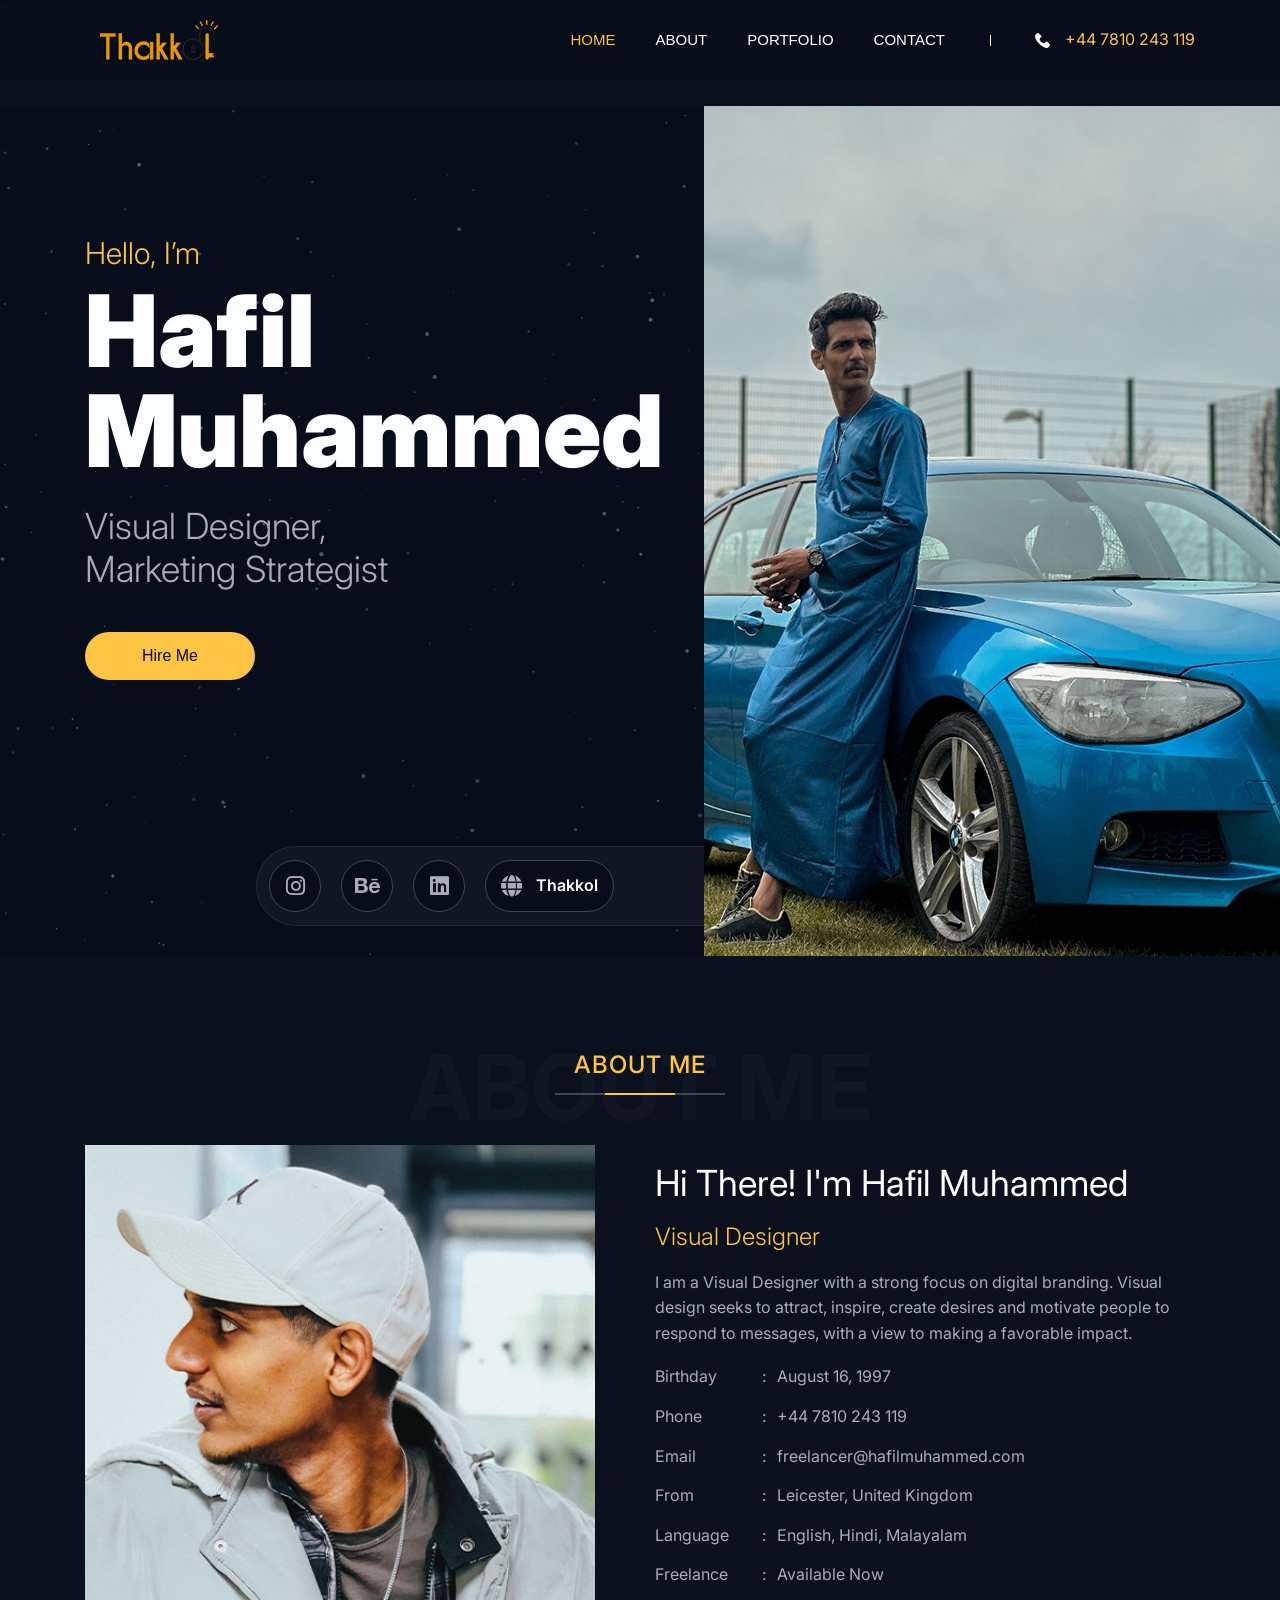
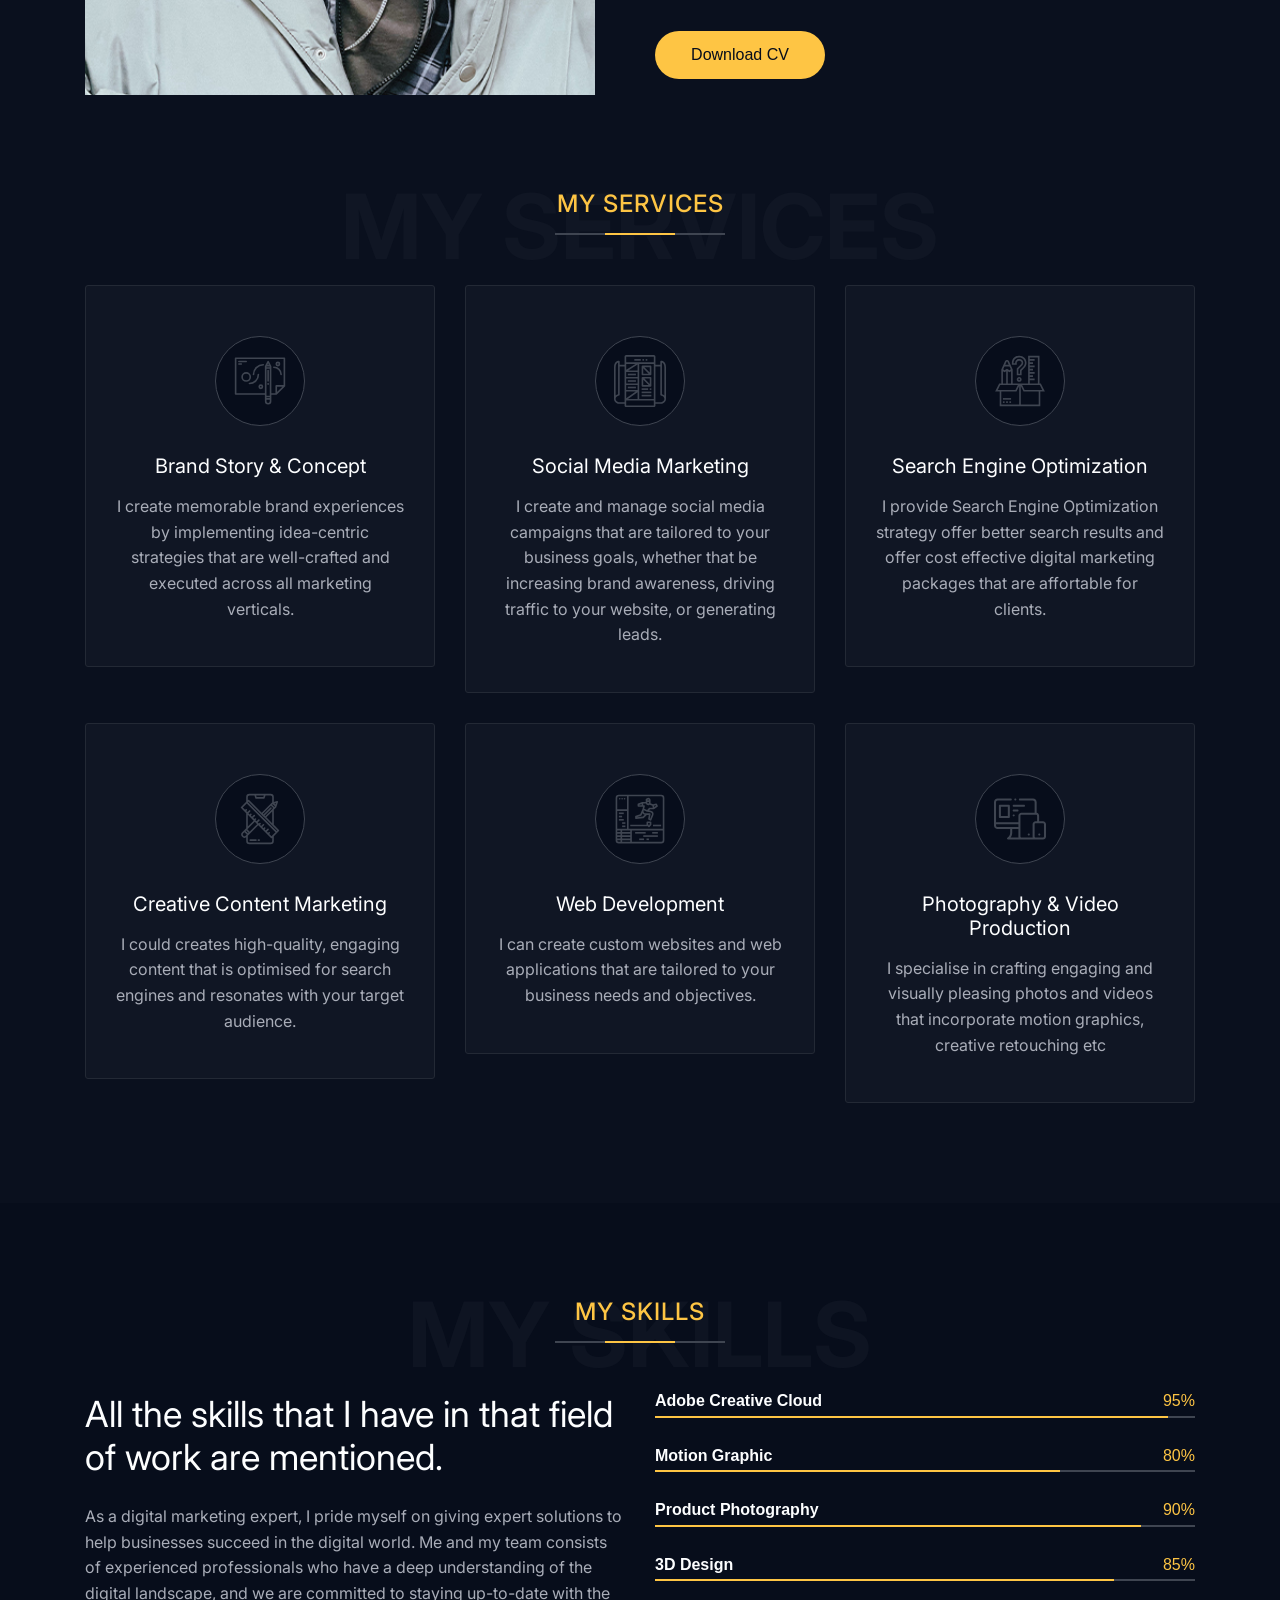
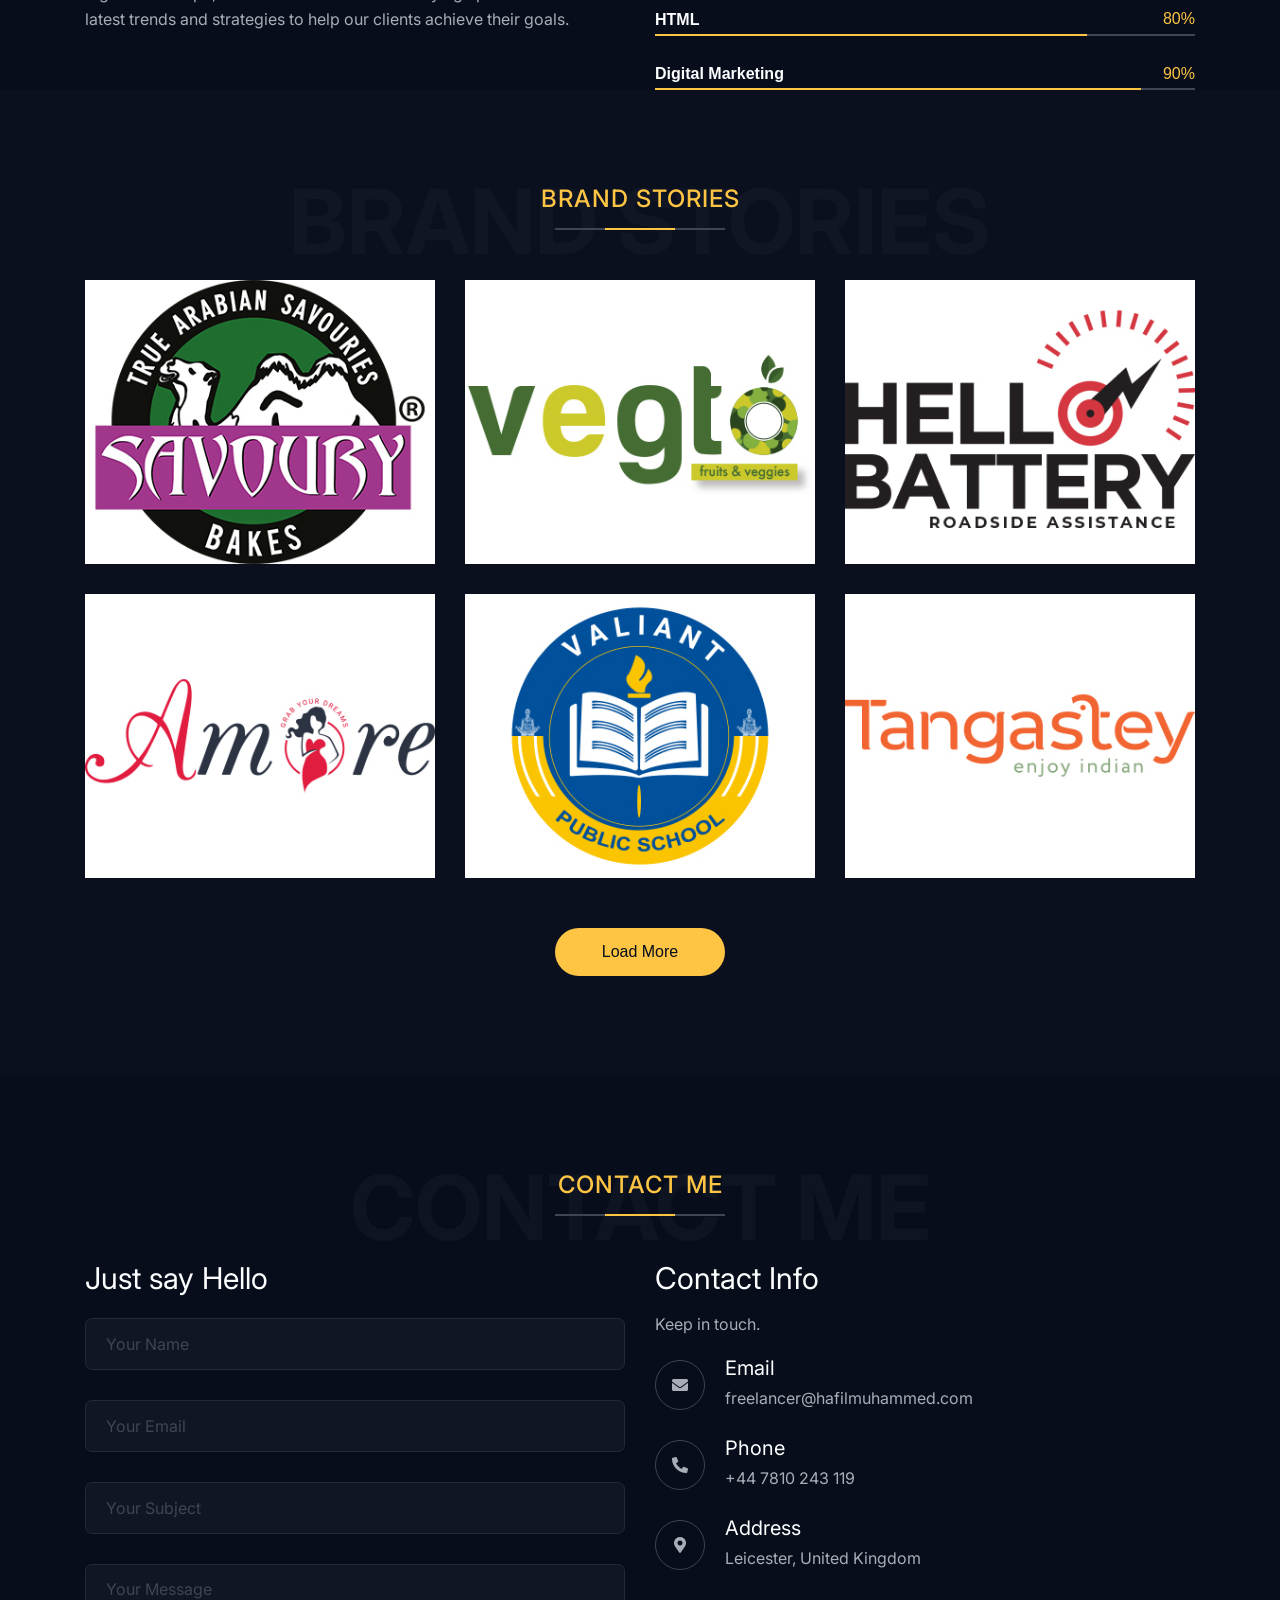
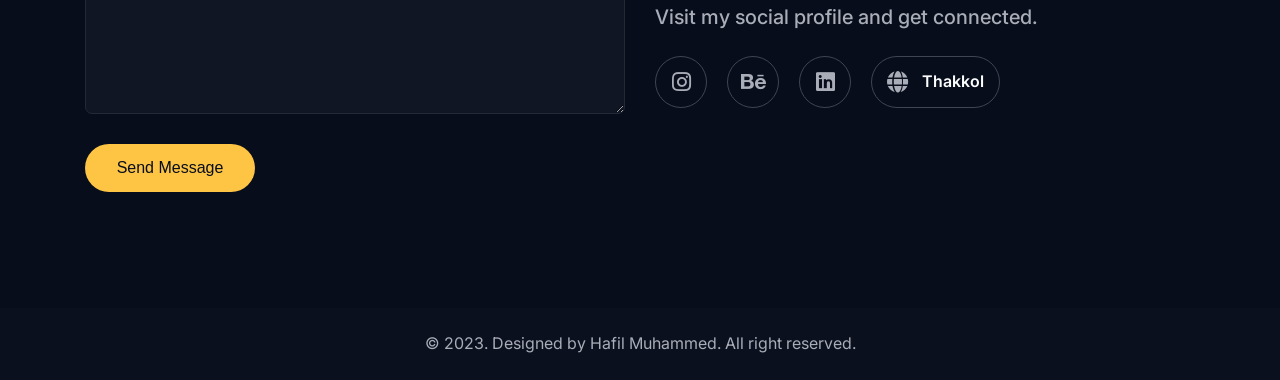
<file: index.html>
` <!DOCTYPE html>
<html class="no-js" lang="en">

<head>
  <!-- Meta Tags -->
  <meta charset="utf-8">
  <meta http-equiv="x-ua-compatible" content="ie=edge">
  <meta name="viewport" content="width=device-width, initial-scale=1">
  <meta name="author" content="Laralink">
  <!-- Page Title -->
  <title>Hafil Muhammed - Personal Portfolio</title>
  <!-- Favicon Icon -->
  <link rel="icon" href="assets/img/favicon.png" />
  <!-- Stylesheets -->
  <link rel="stylesheet" href="assets/css/bootstrap.min.css" />
  <link rel="stylesheet" href="assets/css/fontawesome.css" />
  <link rel="stylesheet" href="assets/css/slick.css" />
  <link rel="stylesheet" href="assets/css/lightgallery.min.css" />
  <link rel="stylesheet" href="assets/css/animate.css" />
  <link rel="stylesheet" href="assets/css/style.css" />

  
</head>

<body id="home">
  <!-- Start Header Section -->
  <header class="st-site-header st-style1 st-sticky-header">
    <div class="st-main-header">
      <div class="container">
        <div class="st-main-header-in">
          <div class="st-main-header-left">
            <a class="st-site-branding" href="index.html"><img src="assets/img/logothakkol.png" alt="Hafil"></a>
          </div>
          <div class="st-main-header-right">
            <div class="st-nav">
              <ul class="st-nav-list st-onepage-nav">
                <li><a href="#home" >Home</a></li>
                <li><a href="#about" >About</a></li>
               <!-- <li><a href="#resume" class="st-smooth-move">Resume</a></li>-->
                <li><a href="#portfolio" >Portfolio</a></li>

               <!-- <li><a href="#blog" class="st-smooth-move">Blog</a></li>-->
                <li><a href="#contact" >Contact</a></li>
              </ul>
              <div class="sp-phone">
                <svg viewBox="0 0 513.64 513.64">
                  <g>
                    <g>
                      <path d="M499.66,376.96l-71.68-71.68c-25.6-25.6-69.12-15.359-79.36,17.92c-7.68,23.041-33.28,35.841-56.32,30.72c-51.2-12.8-120.32-79.36-133.12-133.12c-7.68-23.041,7.68-48.641,30.72-56.32c33.28-10.24,43.52-53.76,17.92-79.36l-71.68-71.68c-20.48-17.92-51.2-17.92-69.12,0l-48.64,48.64c-48.64,51.2,5.12,186.88,125.44,307.2c120.32,120.32,256,176.641,307.2,125.44l48.64-48.64C517.581,425.6,517.581,394.88,499.66,376.96z" />
                    </g>
                  </g>
                </svg>
                <div class="sp-phone-no">+44 7810 243 119</div>
              </div>
            </div>
          </div>
        </div>
      </div>
    </div>
  </header>
  <!-- End Header Section -->

  <!-- Start Hero Section -->
  <div class="st-height-b80 st-height-lg-b80"></div>
  <section class="st-hero-wrap st-parallax">
    <div class="st-hero st-style1 st-ripple-version">
      <div class="container">
        <div class="st-hero-text">
          <h3>Hello, I’m</h3>
          <h1>Hafil <br>Muhammed
          </h1>
          <h2>Visual Designer,<br> Marketing Strategist</h2>
          <div class="st-hero-btn">
            <a href="#contact" class="st-btn st-style1 st-color1 st-smooth-move">Hire me</a>
          </div>
        </div>
      </div>
    </div>
    <!-- Hero Image - Social Link Group -->
    <div class="st-hero-img animate-right" style="right: 0px;">
      <img class="wow fadeInRight" src="assets/img/section/hafil.jpg" alt="hafil">
      <div class="st-social-group wow fadeInLeft">
        <div class="st-social-link">
          <a href="https://instagram.com/h___afil?igshid=MzRlODBiNWFlZA== " target="_blank" class="st-social-btn">
            <span class="st-social-icon"><i class="fab fa-instagram"></i></span>
            <span class="st-icon-name">Instagram</span>
          </a>
          <a href="https://www.behance.net/hafilmuhammed" target="_blank" class="st-social-btn">
            <span class="st-social-icon"><i class="fab fa-behance"></i></span>
            <span class="st-icon-name">Behance</span>
          </a>
          
          <a href="https://linkedin.com/comm/mynetwork/discovery-see-all?usecase=PEOPLE_FOLLOWS&followMember=hafilmuhammed" target="_blank" class="st-social-btn">
            <span class="st-social-icon"><i class="fab fa-linkedin"></i></span>
            <span class="st-icon-name">LinkedIn</span>
          </a>

          <a href="https://tmthakkol.com/" target="_blank" class="st-social-btn active">
            <span class="st-social-icon"><i class="fa fa-globe" aria-hidden="true"></i></span>
            <span class="st-icon-name">Thakkol</span>
          </a>
        </div>
      </div>
    </div>
    <div id="particles-js"></div>
  </section>
  <!-- End Hero Seciton -->

  <!-- Start About Seciton -->
  <section id="about" class="st-about-wrap">
    <div class="st-height-b100 st-height-lg-b80"></div>
    <div class="container">
      <div class="st-section-heading st-style1">
        <h4 class="st-section-heading-title">ABOUT ME</h4>
        <h2 class="st-section-heading-subtitle">ABOUT ME</h2>
      </div>
      <div class="st-height-b25 st-height-lg-b25"></div>
    </div>
    <div class="container">
      <div class="row">
        <div class="col-lg-6 wow fadeInLeft">
          <div class="st-about-img-wrap">
            <div class="st-about-img st-dynamic-bg st-bg" data-src="assets/img/section/about_img.jpg"></div>
          </div>
          <div class="st-height-b0 st-height-lg-b30"></div>
        </div>
        <div class="col-lg-6">
          <div class="st-vertical-middle">
            <div class="st-vertical-middle-in">
              <div class="st-text-block st-style1">
                <h2 class="st-text-block-title">Hi There! I'm Hafil Muhammed</h2>
                <h4 class="st-text-block-subtitle">Visual Designer</h4>
                <div class="st-text-block-text">
                  <p>I am a Visual Designer with a strong focus on digital branding. Visual design seeks to attract,
                    inspire, create desires and motivate people to respond to messages, with a view to making a
                    favorable impact.</p>
                </div>
                <ul class="st-text-block-details st-mp0">
                  <li><span>Birthday</span> : <span>August 16, 1997</span></li>
                  <li><span>Phone</span> : <span>+44 7810 243 119</span></li>
                  <li><span>Email</span> : <span>freelancer@hafilmuhammed.com</span></li>
                  <li><span>From</span> : <span>Leicester, United Kingdom</span></li>
                  <li><span>Language</span> : <span>English, Hindi, Malayalam</span></li>
                  <li><span>Freelance</span> : <span>Available Now</span></li>
                </ul>
                <div class="st-text-block-btn">
                  <a href="#" class="st-btn st-style1 st-color1">Download CV</a>
                </div>
              </div>
            </div>
          </div>
        </div>
      </div>
    </div>
  </section>
  <!-- End About Seciton -->

  <!-- Start Service Seciton -->
  <section>
    <div class="st-height-b100 st-height-lg-b80"></div>
    <div class="container">
      <div class="st-section-heading st-style1">
        <h4 class="st-section-heading-title">MY SERVICES</h4>
        <h2 class="st-section-heading-subtitle">MY SERVICES</h2>
      </div>
      <div class="st-height-b25 st-height-lg-b25"></div>
    </div>

    <!-- Iconbox Container -->

    <div class="container">
      <div class="row">
        <div class="col-lg-4 col-md-6">
          <div class="st-iconbox st-style1">
            <div class="st-iconbox-icon">
              <svg viewBox="0 0 512 512">
                <g>
                  <path d="m336 144a8 8 0 0 0 -8 8v104a8 8 0 0 0 16 0v-104a8 8 0 0 0 -8-8z" />
                  <path d="m336 272a8 8 0 0 0 -8 8v8a8 8 0 0 0 16 0v-8a8 8 0 0 0 -8-8z" />
                  <path
                    d="m496 24h-480a8 8 0 0 0 -8 8v352a8 8 0 0 0 8 8h288v64a32 32 0 0 0 64 0v-64h48a8.008 8.008 0 0 0 5.66-2.34l80-80a8.008 8.008 0 0 0 2.34-5.66v-272a8 8 0 0 0 -8-8zm-144 432a16 16 0 0 1 -32 0v-16h32zm0-32h-32v-8h32zm0-24h-32v-264h32zm0-280h-32v-6.11l.94-1.89h30.12l.94 1.89zm-23.06-24 7.06-14.11 7.06 14.11zm95.06 268.69v-52.69h52.69zm64-68.69h-72a8 8 0 0 0 -8 8v72h-40v-264a8.081 8.081 0 0 0 -.84-3.58l-24-48a8.009 8.009 0 0 0 -14.32 0l-24 48a8.081 8.081 0 0 0 -.84 3.58v264h-280v-336h464z" />
                  <path d="m48 72h72a8 8 0 0 0 0-16h-72a8 8 0 0 0 0 16z" />
                  <path d="m80 88a8 8 0 0 0 -8-8h-24a8 8 0 0 0 0 16h24a8 8 0 0 0 8-8z" />
                  <path
                    d="m288 88a104.118 104.118 0 0 0 -104 104 8 8 0 0 0 16 0 88.1 88.1 0 0 1 88-88 8 8 0 0 0 0-16z" />
                  <path
                    d="m240 184a8 8 0 0 0 -8 8 80.091 80.091 0 0 1 -80 80 8 8 0 0 0 0 16 96.108 96.108 0 0 0 96-96 8 8 0 0 0 -8-8z" />
                  <path
                    d="m456 192a8 8 0 0 0 16 0 80.091 80.091 0 0 0 -80-80 8 8 0 0 0 0 16 64.072 64.072 0 0 1 64 64z" />
                  <path
                    d="m168 216a48 48 0 1 0 -48 48 48.053 48.053 0 0 0 48-48zm-48 32a32 32 0 1 1 32-32 32.036 32.036 0 0 1 -32 32z" />
                  <path
                    d="m264 288a24 24 0 1 0 24 24 24.028 24.028 0 0 0 -24-24zm0 32a8 8 0 1 1 8-8 8.009 8.009 0 0 1 -8 8z" />
                  <path
                    d="m432 112a24 24 0 1 0 -24-24 24.028 24.028 0 0 0 24 24zm0-32a8 8 0 1 1 -8 8 8.009 8.009 0 0 1 8-8z" />
                </g>
              </svg>
            </div>
            <h2 class="st-iconbox-title">Brand Story & Concept</h2>
            <div class="st-iconbox-text">I create memorable brand experiences by implementing idea-centric strategies that are well-crafted and executed across all marketing verticals.</div>
          </div>
          <div class="st-height-b30 st-height-lg-b30"></div>
        </div><!-- .col -->
        <div class="col-lg-4 col-md-6">
          <div class="st-iconbox st-style1">
            <div class="st-iconbox-icon">
              <svg viewBox="0 0 512 512">
                <g>
                  <g>
                    <path d="M360,104h-80c-4.418,0-8,3.582-8,8v80c0,4.418,3.582,8,8,8h80c4.418,0,8-3.582,8-8v-80C368,107.582,364.418,104,360,104z
                  M288,184v-52.693L340.693,184H288z M352,172.68L299.32,120H352V172.68z" />
                  </g>
                </g>
                <g>
                  <g>
                    <path d="M360,216h-80c-4.418,0-8,3.582-8,8v80c0,4.418,3.582,8,8,8h80c4.418,0,8-3.582,8-8v-80C368,219.582,364.418,216,360,216z
                  M288,296v-52.685L340.685,296H288z M352,284.688L299.312,232H352V284.688z" />
                  </g>
                </g>
                <g>
                  <g>
                    <rect x="272" y="328" width="64" height="16" />
                  </g>
                </g>
                <g>
                  <g>
                    <rect x="352" y="328" width="16" height="16" />
                  </g>
                </g>
                <g>
                  <g>
                    <rect x="272" y="360" width="96" height="16" />
                  </g>
                </g>
                <g>
                  <g>
                    <rect x="272" y="392" width="96" height="16" />
                  </g>
                </g>
                <g>
                  <g>
                    <rect x="136" y="184" width="80" height="16" />
                  </g>
                </g>
                <g>
                  <g>
                    <rect x="136" y="248" width="80" height="16" />
                  </g>
                </g>
                <g>
                  <g>
                    <rect x="136" y="312" width="80" height="16" />
                  </g>
                </g>
                <g>
                  <g>
                    <path d="M464,56c-4.418,0-8,3.582-8,8v32h-48V16c0-8.837-7.163-16-16-16H120c-8.837,0-16,7.163-16,16v80H56V64
                 c0-4.418-3.582-8-8-8c-0.48,0-48,0.728-48,64v312c0,30.504,30.4,44.632,46.4,47.84c0.526,0.111,1.062,0.165,1.6,0.16h56v16
                 c0,8.837,7.163,16,16,16h272c8.837,0,16-7.163,16-16v-16h56c0.538,0.005,1.074-0.049,1.6-0.16c16-3.208,46.4-17.336,46.4-47.84
                 V120C512,56.728,464.48,56,464,56z M16,120c0-32.64,14.4-43.088,24-46.4v312.232c-8.773,2.722-16.927,7.139-24,13V120z M104,464
                 H48.88C44.104,462.856,16,455.128,16,432c0-24.96,32.248-31.88,33.6-32.16c3.725-0.76,6.401-4.038,6.4-7.84V112h48V464z M120,88
                 h92.12L120,145.543V88z M232,94.447V152h-92.136L232,94.447z M120,168h112v48H120V168z M120,232h112v48H120V232z M120,296h112v48
                 H120V296z M120,360h94.186L120,424.724V360z M232,367.172V432h-94.337L232,367.172z M392,496H120v-48h272V496z M392,432H248V88
                 h144V432z M392,72H120V16h272V72z M463.136,464H408V112h48v280c-0.001,3.802,2.675,7.08,6.4,7.84
                 c0.368,0.072,33.6,7.008,33.6,32.16C496,455.256,468.072,462.84,463.136,464z M496,398.832c-7.073-5.861-15.227-10.278-24-13V73.6
                 c9.496,3.32,24,13.776,24,46.4V398.832z" />
                  </g>
                </g>
                <g>
                  <g>
                    <rect x="200" y="40" width="64" height="16" />
                  </g>
                </g>
                <g>
                  <g>
                    <rect x="280" y="40" width="16" height="16" />
                  </g>
                </g>
                <g>
                  <g>
                    <rect x="312" y="40" width="16" height="16" />
                  </g>
                </g>
              </svg>
            </div>
            <h2 class="st-iconbox-title">Social Media Marketing</h2>
            <div class="st-iconbox-text">I create and manage social media campaigns that are tailored to your business goals, whether that be increasing brand awareness, driving traffic to your website, or generating leads.</div>
          </div>
          <div class="st-height-b30 st-height-lg-b30"></div>
        </div><!-- .col -->
        <div class="col-lg-4 col-md-6">
          <div class="st-iconbox st-style1">
            <div class="st-iconbox-icon">
              <svg viewBox="0 0 64 64">
                <path
                  d="m62.618 45-5-10h-1.618v-34h-14v34h-19v-17.217l-4.676-10.286c-.413-.909-1.325-1.497-2.324-1.497s-1.911.588-2.324 1.496l-4.676 10.287v17.217h-2.618l-5 10h5.618v18h50v-18zm-18.618-14h6v-2h-6v-2h4v-2h-4v-2h6v-2h-6v-2h4v-2h-4v-2h6v-2h-6v-2h4v-2h-4v-2h6v-2h-6v-2h10v32h-10zm12.382 6 3 6h-21.764l-3-6zm-39.387-2v-15.132l2.002 1.333 2.003-1.334v15.133zm3.743-17.361-1.741 1.159-3.002-2.001-2.998 2-1.735-1.158 1.654-3.639h6.167zm-5.242-9.316c.18-.393.828-.394 1.008.001l1.67 3.676h-4.349zm-4.496 11.547 1.997 1.333 1.998-1.333v15.13h-3.995zm-3.382 17.13h21.764l-3 6h-21.764zm1.382 8h18.618l3.382-6.764v22.764h-22zm46 16h-22v-22.764l3.382 6.764h18.618z" />
                <path d="m19 57h2v2h-2z" />
                <path d="m11 57h2v2h-2z" />
                <path d="m15 57h2v2h-2z" />
                <path d="m11 53h10v2h-10z" />
                <path
                  d="m28 9.657c0-1.465 1.192-2.657 2.657-2.657h.686c1.465 0 2.657 1.192 2.657 2.657 0 .709-.276 1.376-.778 1.879l-5.222 5.222v8.242h6v-5.758l3.464-3.464c1.636-1.635 2.536-3.809 2.536-6.121 0-4.773-3.884-8.657-8.657-8.657h-.686c-4.773 0-8.657 3.884-8.657 8.657v2.343h6zm-2 0v.343h-2v-.343c0-3.671 2.986-6.657 6.657-6.657h.686c3.671 0 6.657 2.986 6.657 6.657 0 1.777-.692 3.449-1.95 4.707l-4.05 4.05v4.586h-2v-5.414l4.637-4.636c.879-.881 1.363-2.051 1.363-3.293 0-2.568-2.089-4.657-4.657-4.657h-.686c-2.568 0-4.657 2.089-4.657 4.657z" />
                <path
                  d="m28 30c0 1.654 1.346 3 3 3s3-1.346 3-3-1.346-3-3-3-3 1.346-3 3zm4 0c0 .552-.448 1-1 1s-1-.448-1-1 .448-1 1-1 1 .448 1 1z" />
              </svg>
            </div>
            <h2 class="st-iconbox-title">Search Engine Optimization</h2>
            <div class="st-iconbox-text">I provide Search Engine Optimization strategy offer better search results and offer cost effective digital marketing packages that are affortable for clients.</div>
          </div>
          <div class="st-height-b30 st-height-lg-b30"></div>
        </div><!-- .col -->
        <div class="col-lg-4 col-md-6">
          <div class="st-iconbox st-style1">
            <div class="st-iconbox-icon">
              <svg viewBox="0 0 512 512">
                <g>
                  <path d="M216,456H160a8,8,0,0,0,0,16h56a8,8,0,0,0,0-16Z" />
                  <path d="M248,456h-8a8,8,0,0,0,0,16h8a8,8,0,0,0,0-16Z" />
                  <path
                    d="M442.68,363.48,392,312.8V165.27l22.4-22.4a7.953,7.953,0,0,0,1.93-3.13L433.3,88.82A8,8,0,0,0,423.18,78.7L392,89.09V40A32.042,32.042,0,0,0,360,8H152a32.042,32.042,0,0,0-32,32V86.53L69.32,137.21a8,8,0,0,0,0,11.31L120,199.2V346.74L80.63,386.11A32.005,32.005,0,0,0,120,436.01V472a32.042,32.042,0,0,0,32,32H360a32.042,32.042,0,0,0,32-32V425.47l50.68-50.68A8,8,0,0,0,442.68,363.48ZM413.06,98.94l-4.99,14.97-9.98-9.98Zm-31.95,10.64,21.31,21.31-.67,2-4.32,4.32-22.64-22.64,4.32-4.32ZM306.92,227.72l-5.66-5.66,67.88-67.88a8,8,0,1,0-11.32-11.32l-67.88,67.88-5.66-5.65,79.2-79.2,22.63,22.64-7.74,7.74-.05.05ZM376,181.27V296.8l-57.76-57.76ZM293.44,24l-4.5,16H222.25l-4-16ZM136,40a16.021,16.021,0,0,1,16-16h49.75l6.49,25.94A8,8,0,0,0,216,56h79a8,8,0,0,0,7.7-5.83L310.06,24H360a16.021,16.021,0,0,1,16,16V94.42l-3.74,1.25a7.953,7.953,0,0,0-3.13,1.93l-96.16,96.17L148.52,69.32a8,8,0,0,0-11.31,0L136,70.53ZM114.59,420.05a16.005,16.005,0,1,1-22.64-22.63l11.31-11.32,22.64,22.64Zm-.01-45.26,5.66-5.65,22.62,22.62-5.65,5.66Zm90.51-90.5,22.63,22.63-73.54,73.54-22.63-22.64ZM136,330.74V215.2l57.77,57.77ZM376,472a16.021,16.021,0,0,1-16,16H152a16.021,16.021,0,0,1-16-16V421.26L239.04,318.24,363.48,442.68a8,8,0,0,0,11.31,0l1.21-1.21Zm-6.86-46.29-22.63-22.63,5.66-5.66a8,8,0,0,0-11.32-11.31l-5.65,5.65-11.32-11.31,16.97-16.97a8,8,0,0,0-11.31-11.31l-16.97,16.97-11.32-11.32,5.66-5.65a8,8,0,0,0-11.31-11.32l-5.66,5.66L278.63,335.2l16.97-16.97a8,8,0,0,0-11.32-11.32l-16.97,16.97L256,312.57l5.66-5.66a8,8,0,1,0-11.32-11.31l-5.65,5.65a.035.035,0,0,1-.02-.01l-11.3-11.3,16.97-16.97a8,8,0,0,0-11.31-11.31l-16.97,16.97-11.29-11.29c-.01-.01-.01-.02-.02-.03l5.65-5.65a8,8,0,1,0-11.31-11.32L199.43,256l-11.31-11.31,16.97-16.97a8,8,0,0,0-11.32-11.32L176.8,233.37l-11.31-11.31,5.66-5.66a8,8,0,0,0-11.32-11.31l-5.65,5.66-11.32-11.32,16.97-16.97a8,8,0,0,0-11.31-11.31l-16.97,16.97L120.24,176.8l5.65-5.65a8,8,0,0,0-11.31-11.32l-5.66,5.66L86.29,142.86l39.6-39.59L408.73,386.11Zm50.91-50.92L137.21,91.95l5.65-5.66L267.29,210.72c.01.01.01.02.02.03s.02.01.03.02l16.93,16.94c.01,0,.01,0,.01.01s.01,0,.01.01l16.95,16.94c.01.01.01.02.02.03s.02.01.03.02l77.02,77.02a.234.234,0,0,0,.07.07l47.33,47.33Z" />
                </g>
              </svg>
            </div>
            <h2 class="st-iconbox-title">Creative Content Marketing</h2>
            <div class="st-iconbox-text">I could creates high-quality, engaging content that is optimised for search engines and resonates with your target audience.</div>
          </div>
          <div class="st-height-b0 st-height-lg-b30"></div>
        </div><!-- .col -->
        <div class="col-lg-4 col-md-6">
          <div class="st-iconbox st-style1">
            <div class="st-iconbox-icon">
              <svg viewBox="0 0 512 512">
                <path
                  d="m48 496h416a32.036 32.036 0 0 0 32-32v-416a32.036 32.036 0 0 0 -32-32h-416a32.036 32.036 0 0 0 -32 32v416a32.036 32.036 0 0 0 32 32zm-16-32h32v16h-16a16.01833 16.01833 0 0 1 -16-16zm128-48h-80v-16h80zm0 16v16h-80v-16zm0 32v16h-80v-16zm0-80h-80v-16h80zm-32-32h-96v-176h96zm-64 16v16h-32v-16zm0 32v16h-32v-16zm0 32v16h-32v-16zm400 48h-288v-112h304v96a16.01833 16.01833 0 0 1 -16 16zm16-432v304h-336v-320h320a16.01833 16.01833 0 0 1 16 16zm-432-16h80v128h-96v-112a16.01833 16.01833 0 0 1 16-16z" />
                <path d="m208 384h104v16h-104z" />
                <path d="m288 416h144v16h-144z" />
                <path d="m248 448h48v16h-48z" />
                <path d="m320 448h24v16h-24z" />
                <path d="m376 384h56v16h-56z" />
                <circle cx="56" cy="56" r="8" />
                <circle cx="80" cy="56" r="8" />
                <circle cx="104" cy="56" r="8" />
                <path d="m384 312h80v16h-80z" />
                <path
                  d="m332.68652 328 5.65674 5.65674a7.99945 7.99945 0 0 0 11.31348 0l16-16a7.99877 7.99877 0 0 0 2.34326-5.65674v-24a7.99977 7.99977 0 0 0 -8-8h-32a7.99977 7.99977 0 0 0 -8 8v24h-160v16zm3.31348-32h16v12.68652l-8 8-8-8z" />
                <path d="m48 192h48v16h-48z" />
                <path d="m48 224h32v16h-32z" />
                <path d="m48 256h48v16h-48z" />
                <path d="m80 288h32v16h-32z" />
                <path d="m80 320h32v16h-32z" />
                <path
                  d="m210.66455 253.96094a8.00168 8.00168 0 0 0 6.21875 1.99023l72-8a7.99845 7.99845 0 0 0 4.77344-2.29443l29.65674-29.65674h19.24267l-6.44726 38.68457a7.99969 7.99969 0 0 0 4.31347 8.4707l16 8a8 8 0 0 0 10.93067-4.0039l20.14258-46.99951a33.75475 33.75475 0 0 0 -25.47608-46.59229l-17.37036-2.895 10.66483-10.66457h36.686a7.99948 7.99948 0 0 0 4.7998-1.6001l32-24a7.9996 7.9996 0 0 0 2.35547-9.97754l-8-16a7.99877 7.99877 0 0 0 -9.0957-4.18359l-29.49023 7.37256-25.2182-10.08716a23.96392 23.96392 0 0 0 .64886-5.52417v-27.05566a20.94358 20.94358 0 0 0 -30.31055-18.73291l-13.26709 6.6333a7.99924 7.99924 0 0 0 -4.42236 7.15527v24h-32a8.00164 8.00164 0 0 0 -2.97119.57227l-40 16a7.99975 7.99975 0 0 0 -5.02881 7.42773v16a7.99977 7.99977 0 0 0 8 8h45.75391l-5.36005 21.43921-22.33186 52.10718-44.5918 14.86425a8.00011 8.00011 0 0 0 -5.4702 7.58936v16a8.00089 8.00089 0 0 0 2.66455 5.96094zm162.64945-52.72022a17.73543 17.73543 0 0 1 -.52441 12.60791l-16.80078 39.20166-3.12647-1.56347 7.02881-42.17139a8.00034 8.00034 0 0 0 -7.89115-9.31543h-40.92871a20.1611 20.1611 0 0 1 -19.12647-26.53662l.96155-2.88464 32.12244 12.849a7.986 7.986 0 0 0 1.65729.45722l-.001.00616 32.7041 5.45069a17.7145 17.7145 0 0 1 13.9248 11.89891zm-21.314-57.24072a7.99877 7.99877 0 0 0 -5.65674 2.34326l-20.27 20.26953-28.61865-11.44726 6.30664-25.2251a8.0001 8.0001 0 0 0 -7.76125-9.94043h-8v-16h25.3761a23.97964 23.97964 0 0 0 37.033 11.17987l26.82165 10.72864 4.52291 18.09149zm-8-48a8 8 0 0 1 -16 0v-8h16zm69.85889 29.606-17.01984 12.76489-3.13751-12.55 18.01282-4.50348zm-77.01319-61.084a4.94339 4.94339 0 0 1 7.1543 4.42234v3.05566h-16v-3.05566zm-88.8457 52.8945 24-9.60022v12.18372h-24zm-24 120.34961 42.52979-14.17675a7.99955 7.99955 0 0 0 4.82324-4.438l8.81164-20.56055c.26654.43829.53235.877.81873 1.30664a36.07631 36.07631 0 0 0 20.894 14.91168l-17.54974 17.54975-60.32766 6.70312z" />
              </svg>
            </div>
            <h2 class="st-iconbox-title">Web Development</h2>
            <div class="st-iconbox-text">I can create custom websites and web applications that are tailored to your business needs and objectives.</div>
          </div>
          <div class="st-height-b0 st-height-lg-b30"></div>
        </div><!-- .col -->
        <div class="col-lg-4 col-md-6">
          <div class="st-iconbox st-style1">
            <div class="st-iconbox-icon">
              <svg viewBox="0 0 512 512">
                <g id="XMLID_1568_">
                  <g id="XMLID_652_">
                    <path id="XMLID_676_"
                      d="m482 278h-37.673v-54c0-14.602-10.489-26.795-24.327-29.455v-104.529c0-19.859-16.157-36.016-36.017-36.016h-128.983c-5.522 0-10 4.477-10 10s4.478 10 10 10h128.983c8.832 0 16.017 7.185 16.017 16.016v103.984h-129.667c-16.542 0-30 13.458-30 30v63.228h-220.333v-197.212c0-8.831 7.185-16.016 16.017-16.016h128.983c5.522 0 10-4.477 10-10s-4.478-10-10-10h-128.983c-19.86 0-36.017 16.157-36.017 36.016v229.268c0 19.859 16.157 36.017 36.017 36.017h123.33v36.063c0 19.688-9.953 37.694-26.624 48.168-3.774 2.371-5.523 6.953-4.29 11.235 1.233 4.283 5.152 7.232 9.609 7.232h343.958c16.542 0 30-13.458 30-30v-119.999c0-16.542-13.458-30-30-30zm-211.667-64h143.994c5.514 0 10 4.486 10 10v54h-14.327c-16.542 0-30 13.458-30 30v120c0 3.506.61 6.87 1.72 10h-111.387c-5.514 0-10-4.486-10-10v-204c0-5.514 4.486-10 10-10zm-250.333 105.284v-12.057h220.333v28.073h-70.986-133.33c-8.832.001-16.017-7.184-16.017-16.016zm159.347 72.08v-36.063h60.986v72.699c0 3.506.61 6.87 1.72 10h-78.402c10.071-13.169 15.696-29.427 15.696-46.636zm312.653 36.636c0 5.514-4.486 10-10 10h-72c-5.514 0-10-4.486-10-10v-120c0-5.514 4.486-10 10-10h72c5.514 0 10 4.486 10 10z" />
                    <path id="XMLID_1626_"
                      d="m58 114.614c-5.522 0-10 4.477-10 10v112c0 5.523 4.478 10 10 10h88c5.522 0 10-4.477 10-10v-112c0-5.523-4.478-10-10-10zm78 112h-68v-92h68z" />
                    <path id="XMLID_1627_"
                      d="m194 134.614h101c5.522 0 10-4.477 10-10s-4.478-10-10-10h-101c-5.522 0-10 4.477-10 10s4.478 10 10 10z" />
                    <path id="XMLID_1628_"
                      d="m194 230.61c2.63 0 5.21-1.06 7.069-2.92 1.86-1.87 2.931-4.44 2.931-7.08 0-2.63-1.07-5.21-2.931-7.07-1.859-1.86-4.439-2.93-7.069-2.93s-5.21 1.07-7.07 2.93-2.93 4.44-2.93 7.07 1.069 5.21 2.93 7.08c1.86 1.86 4.44 2.92 7.07 2.92z" />
                    <path id="XMLID_1639_"
                      d="m194 182.614h37.5c5.522 0 10-4.477 10-10s-4.478-10-10-10h-37.5c-5.522 0-10 4.477-10 10s4.478 10 10 10z" />
                    <path id="XMLID_1674_"
                      d="m446 398c-2.63 0-5.21 1.069-7.07 2.93s-2.93 4.44-2.93 7.07 1.069 5.21 2.93 7.069c1.86 1.86 4.44 2.931 7.07 2.931s5.21-1.07 7.069-2.931c1.861-1.859 2.931-4.439 2.931-7.069s-1.07-5.21-2.931-7.07c-1.859-1.861-4.439-2.93-7.069-2.93z" />
                    <path id="XMLID_1677_"
                      d="m342.33 418c2.63 0 5.21-1.07 7.069-2.931 1.86-1.859 2.931-4.439 2.931-7.069s-1.07-5.21-2.931-7.07c-1.859-1.86-4.439-2.93-7.069-2.93s-5.21 1.069-7.07 2.93-2.93 4.44-2.93 7.07 1.069 5.21 2.93 7.069c1.86 1.861 4.44 2.931 7.07 2.931z" />
                    <path id="XMLID_1681_"
                      d="m210 74c2.63 0 5.21-1.07 7.069-2.93 1.861-1.86 2.931-4.44 2.931-7.07s-1.07-5.21-2.931-7.07c-1.859-1.86-4.439-2.93-7.069-2.93s-5.21 1.07-7.07 2.93-2.93 4.44-2.93 7.07 1.069 5.21 2.93 7.07 4.44 2.93 7.07 2.93z" />
                  </g>
                </g>
              </svg>
            </div>
            <h2 class="st-iconbox-title">Photography & Video Production</h2>
            <div class="st-iconbox-text">I specialise in crafting engaging and visually pleasing photos and videos that incorporate motion graphics, creative retouching etc</div>
          </div>
          <div class="st-height-b0 st-height-lg-b30"></div>
        </div><!-- .col -->
      </div>
    </div>
    <div class="st-height-b100 st-height-lg-b80"></div>
  </section>
  <!-- End Service Seciton -->

  <!-- Start Skill Seciton -->
  <section class="st-dark-bg">
    <div class="st-height-b100 st-height-lg-b80"></div>
    <div class="container">
      <div class="st-section-heading st-style1">
        <h4 class="st-section-heading-title">MY SKILLS</h4>
        <h2 class="st-section-heading-subtitle">MY SKILLS</h2>
      </div>
      <div class="st-height-b25 st-height-lg-b25"></div>
    </div>

    <div class="container">
      <div class="row">
        <div class="col-lg-6">
          <div class="st-skill-wrap">
            <div class="st-skill-heading">
              <h2 class="st-skill-title">All the skills that I have in that field
                of work are mentioned.</h2>
              <div class="st-skill-subtitle">As a digital marketing expert, I pride myself on giving expert solutions to help businesses succeed in the digital world. Me and my team consists of experienced professionals who have a deep understanding of the digital landscape, and we are committed to staying up-to-date with the latest trends and strategies to help our clients achieve their goals.
              </div>
            </div><!-- .st-skill-heading -->
          </div>
        </div>

        <!-- Progressbar -->

        <div class="col-lg-6">
          <div class="st-height-b0 st-height-lg-b30"></div>
          <div class="st-progressbar-wrap">
            <div class="st-single-progressbar">
              <div class="st-progressbar-heading">
                <h3 class="st-progressbar-title">Adobe Creative Cloud</h3>
                <div class="st-progressbar-percentage wow fadeInLeft" data-wow-duration="1.5s" data-wow-delay="0.5s">95%</div>
              </div>
              <div class="st-progressbar" data-progress="95">
                <div class="st-progressbar-in wow fadeInLeft"></div>
              </div>
            </div><!-- .st-single-progressbar -->
            <div class="st-height-b30 st-height-lg-b20"></div>
            <div class="st-single-progressbar">
              <div class="st-progressbar-heading">
                <h3 class="st-progressbar-title">Motion Graphic</h3>
                <div class="st-progressbar-percentage wow fadeInLeft" data-wow-duration="1.5s" data-wow-delay="0.5s">80%</div>
              </div>
              <div class="st-progressbar" data-progress="75">
                <div class="st-progressbar-in wow fadeInLeft"></div>
              </div>
            </div><!-- .st-single-progressbar -->
            <div class="st-height-b30 st-height-lg-b20"></div>
            <div class="st-single-progressbar">
              <div class="st-progressbar-heading">
                <h3 class="st-progressbar-title">Product Photography</h3>
                <div class="st-progressbar-percentage wow fadeInLeft" data-wow-duration="1.5s" data-wow-delay="0.5s">90%</div>
              </div>
              <div class="st-progressbar" data-progress="90">
                <div class="st-progressbar-in wow fadeInLeft"></div>
              </div>
            </div><!-- .st-single-progressbar -->
            <div class="st-height-b30 st-height-lg-b20"></div>
            <div class="st-single-progressbar">
              <div class="st-progressbar-heading">
                <h3 class="st-progressbar-title">3D Design</h3>
                <div class="st-progressbar-percentage wow fadeInLeft" data-wow-duration="1.5s" data-wow-delay="0.5s">85%</div>
              </div>
              <div class="st-progressbar" data-progress="85">
                <div class="st-progressbar-in wow fadeInLeft"></div>
              </div>
            </div><!-- .st-single-progressbar -->
            <div class="st-height-b30 st-height-lg-b20"></div>
            <div class="st-single-progressbar">
              <div class="st-progressbar-heading">
                <h3 class="st-progressbar-title">HTML</h3>
                <div class="st-progressbar-percentage wow fadeInLeft" data-wow-duration="1.5s" data-wow-delay="0.5s">80%</div>
              </div>
              <div class="st-progressbar" data-progress="80">
                <div class="st-progressbar-in wow fadeInLeft"></div>
              </div>
            </div><!-- .st-single-progressbar -->
            <div class="st-height-b30 st-height-lg-b20"></div>
            <div class="st-single-progressbar">
              <div class="st-progressbar-heading">
                <h3 class="st-progressbar-title">Digital Marketing</h3>
                <div class="st-progressbar-percentage wow fadeInLeft" data-wow-duration="1.5s" data-wow-delay="0.5s">90%</div>
              </div>
              <div class="st-progressbar" data-progress="90">
                <div class="st-progressbar-in wow fadeInLeft"></div>
              </div>
            </div><!-- .st-single-progressbar -->
          </div>
        </div>
      </div>
    </div>
  </section>
  <!-- End Skill Seciton -->


  <!-- Start Brand Stories Seciton -->
  <section id="portfolio">
    <div class="st-height-b100 st-height-lg-b80"></div>
    <div class="container">
      <div class="st-section-heading st-style1">
        <h4 class="st-section-heading-title">Brand Stories</h4>
        <h2 class="st-section-heading-subtitle">Brand Stories</h2>
      </div>
      <div class="st-height-b25 st-height-lg-b25"></div>
    </div>
    <div class="container">
      <div class="row">
        <div class="col-lg-4 col-md-6">
          <div class="st-portfolio-single st-style1 st-lightgallery">
            <div class="st-portfolio-item">
              <a href="assets/img/portfolio/1.jpg" class="st-portfolio st-zoom st-lightbox-item">
                <div class="st-portfolio-img st-zoom-in">
                  <img src="assets/img/portfolio/1.jpg" alt="">
                </div>
                <div class="st-portfolio-item-hover">
                  <i class="fas fa-plus-circle"></i>
                  <h5></h5>
                  <p>Design / Marketing</p>
                </div>
              </a>
            </div>
          </div>
        </div>
        <div class="col-lg-4 col-md-6">
          <div class="st-portfolio-single st-style1 st-lightgallery">
            <div class="st-portfolio-item">
              <a href="assets/img/portfolio/portfolio2_lg.jpg" class="st-portfolio st-zoom st-lightbox-item">
                <div class="st-portfolio-img st-zoom-in">
                  <img src="assets/img/portfolio/2.jpg" alt="portfolio">
                </div>
                <div class="st-portfolio-item-hover">
                  <i class="fas fa-plus-circle"></i>
                  <h5></h5>
                  <p>Design / Marketing</p>
                </div>
              </a>
            </div>
          </div>
        </div>
        <div class="col-lg-4 col-md-6">
          <div class="st-portfolio-single st-style1 st-lightgallery">
            <div class="st-portfolio-item">
              <a href="assets/img/portfolio/portfolio3_lg.jpg" class="st-portfolio st-zoom st-lightbox-item">
                <div class="st-portfolio-img st-zoom-in">
                  <img src="assets/img/portfolio/3.jpg" alt="portfolio">
                </div>
                <div class="st-portfolio-item-hover">
                  <i class="fas fa-plus-circle"></i>
                  <h5></h5>
                  <p>Design / Marketing</p>
                </div>
              </a>
            </div>
          </div>
        </div>
        <div class="col-lg-4 col-md-6">
          <div class="st-portfolio-single st-style1 st-lightgallery">
            <div class="st-portfolio-item">
              <a href="assets/img/portfolio/portfolio4_lg.jpg" class="st-portfolio st-zoom st-lightbox-item">
                <div class="st-portfolio-img st-zoom-in">
                  <img src="assets/img/portfolio/4.jpg" alt="portfolio">
                </div>
                <div class="st-portfolio-item-hover">
                  <i class="fas fa-plus-circle"></i>
                  <h5></h5>
                  <p>Design / Marketing</p>
                </div>
              </a>
            </div>
          </div>
        </div>
        <div class="col-lg-4 col-md-6">
          <div class="st-portfolio-single st-style1 st-lightgallery">
            <div class="st-portfolio-item">
              <a href="assets/img/portfolio/portfolio5_lg.jpg" class="st-portfolio st-zoom st-lightbox-item">
                <div class="st-portfolio-img st-zoom-in">
                  <img src="assets/img/portfolio/5.jpg" alt="portfolio">
                </div>
                <div class="st-portfolio-item-hover">
                  <i class="fas fa-plus-circle"></i>
                  <h5></h5>
                  <p>Design / Marketing</p>
                </div>
              </a>
            </div>
          </div>
        </div>
        <div class="col-lg-4 col-md-6">
          <div class="st-portfolio-single st-style1 st-lightgallery">
            <div class="st-portfolio-item">
              <a href="assets/img/portfolio/portfolio6_lg.jpg" class="st-portfolio st-zoom st-lightbox-item">
                <div class="st-portfolio-img st-zoom-in">
                  <img src="assets/img/portfolio/6.jpg" alt="portfolio">
                </div>
                <div class="st-portfolio-item-hover">
                  <i class="fas fa-plus-circle"></i>
                  <h5></h5>
                  <p>Design / Marketing</p>
                </div>
              </a>
            </div>
          </div>
        </div>
        <div class="col-lg-12 text-center">
          <div class="st-portfolio-btn">
            <a href="#" class="st-btn st-style1 st-color1">Load More</a>
          </div>
        </div>
      </div>
    </div>
    <div class="st-height-b100 st-height-lg-b80"></div>
  </section>
  
  <!-- End Brand Stories Seciton -->



  <!-- Start Contact Seciton -->
  <section id="contact" class="st-dark-bg">
    <div class="st-height-b100 st-height-lg-b80"></div>
    <div class="container">
      <div class="st-section-heading st-style1">
        <h4 class="st-section-heading-title">CONTACT ME</h4>
        <h2 class="st-section-heading-subtitle">CONTACT ME</h2>
      </div>
      <div class="st-height-b25 st-height-lg-b25"></div>
    </div>

    <!-- Contact Container -->

    <div class="container">
      <div class="row">
        <div class="col-lg-6">
          <h3 class="st-contact-title">Just say Hello</h3>
          <div id="st-alert"></div>
          <form action="#" method="POST" class="st-contact-form" id="contact-form">
            <div class="st-form-field">
              <input type="text" id="name" name="name" placeholder="Your Name" required>
            </div>
            <div class="st-form-field">
              <input type="text" id="email" name="email" placeholder="Your Email" required>
            </div>
            <div class="st-form-field">
              <input type="text" id="subject" name="subject" placeholder="Your Subject" required>
            </div>
            <div class="st-form-field">
              <textarea cols="30" rows="10" id="msg" name="msg" placeholder="Your Message" required></textarea>
            </div>
            <button class="st-btn st-style1 st-color1" type="submit" id="submit" name="submit">Send message</button>
          </form>
        </div>
        <div class="st-height-b0 st-height-lg-b30"></div>

        <div class="col-lg-6">
          <div class="st-height-b0 st-height-lg-b40"></div>
          <h3 class="st-contact-title">Contact Info</h3>
          <div class="st-contact-text">
            Keep in touch.
          </div>
          <div class="st-contact-info-wrap">
            <div class="st-single-contact-info">
              <i class="fas fa-envelope"></i>
              <div class="st-single-info-details">
                <h4>Email</h4>
                <a href="#">freelancer@hafilmuhammed.com</a>
                <a href="#"></a>
              </div>
            </div>
            <div class="st-single-contact-info">
              <i class="fas fa-phone-alt"></i>
              <div class="st-single-info-details">
                <h4>Phone</h4>
                <span>+44 7810 243 119</span>
                <span></span>
              </div>
            </div>
            <div class="st-single-contact-info">
              <i class="fas fa-map-marker-alt"></i>
              <div class="st-single-info-details">
                <h4>Address</h4>
                <span>Leicester, United Kingdom <br></span>
              </div>
            </div>
            <div class="st-social-info">
              <div class="st-social-text">Visit my social profile and get connected.</div>
              <div class="st-social-link">
                <a href="https://instagram.com/h___afil?igshid=MzRlODBiNWFlZA== " target="_blank" class="st-social-btn">
                  <span class="st-social-icon"><i class="fab fa-instagram"></i></span>
                  <span class="st-icon-name">Instagram</span>
                </a>
                <a href="https://www.behance.net/hafilmuhammed" target="_blank" class="st-social-btn">
                  <span class="st-social-icon"><i class="fab fa-behance"></i></span>
                  <span class="st-icon-name">Behance</span>
                </a>

                <a href="https://linkedin.com/comm/mynetwork/discovery-see-all?usecase=PEOPLE_FOLLOWS&followMember=hafilmuhammed" target="_blank" class="st-social-btn">
                  <span class="st-social-icon"><i class="fab fa-linkedin"></i></span>
                  <span class="st-icon-name">LinkedIn</span>
                </a>
                <a href="https://tmthakkol.com/" target="_blank" class="st-social-btn active">
                  <span class="st-social-icon"><i class="fa fa-globe" aria-hidden="true"></i></span>
                  <span class="st-icon-name">Thakkol</span>
                </a>
                
              </div>
            </div>
          </div>
        </div>
      </div>
    </div>
    <div class="st-height-b100 st-height-lg-b80"></div>
  </section>
  <!-- End Contact Seciton  -->

  <!-- Start Footer Seciton -->
  <footer>
    <div class="container">
      <div class="st-copyright-wrap text-center">
        <div class="st-copyright-text">© 2023. Designed by Hafil Muhammed. All right reserved.</div>
      </div>
    </div>
  </footer>
  <!-- End Footer Seciton -->

  <!-- Scripts -->
  <script src="assets/js/jquery-1.12.4.min.js"></script>
  <script src="assets/js/jquery.slick.min.js"></script>
  <script src="assets/js/lightgallery.min.js"></script>
  <script src="assets/js/wow.min.js"></script>
  <script src="assets/js/ripples.min.js"></script>
  <script src="assets/js/particles.min.js"></script>
  <script src="assets/js/main.js"></script>
</body>

</html>
</file>
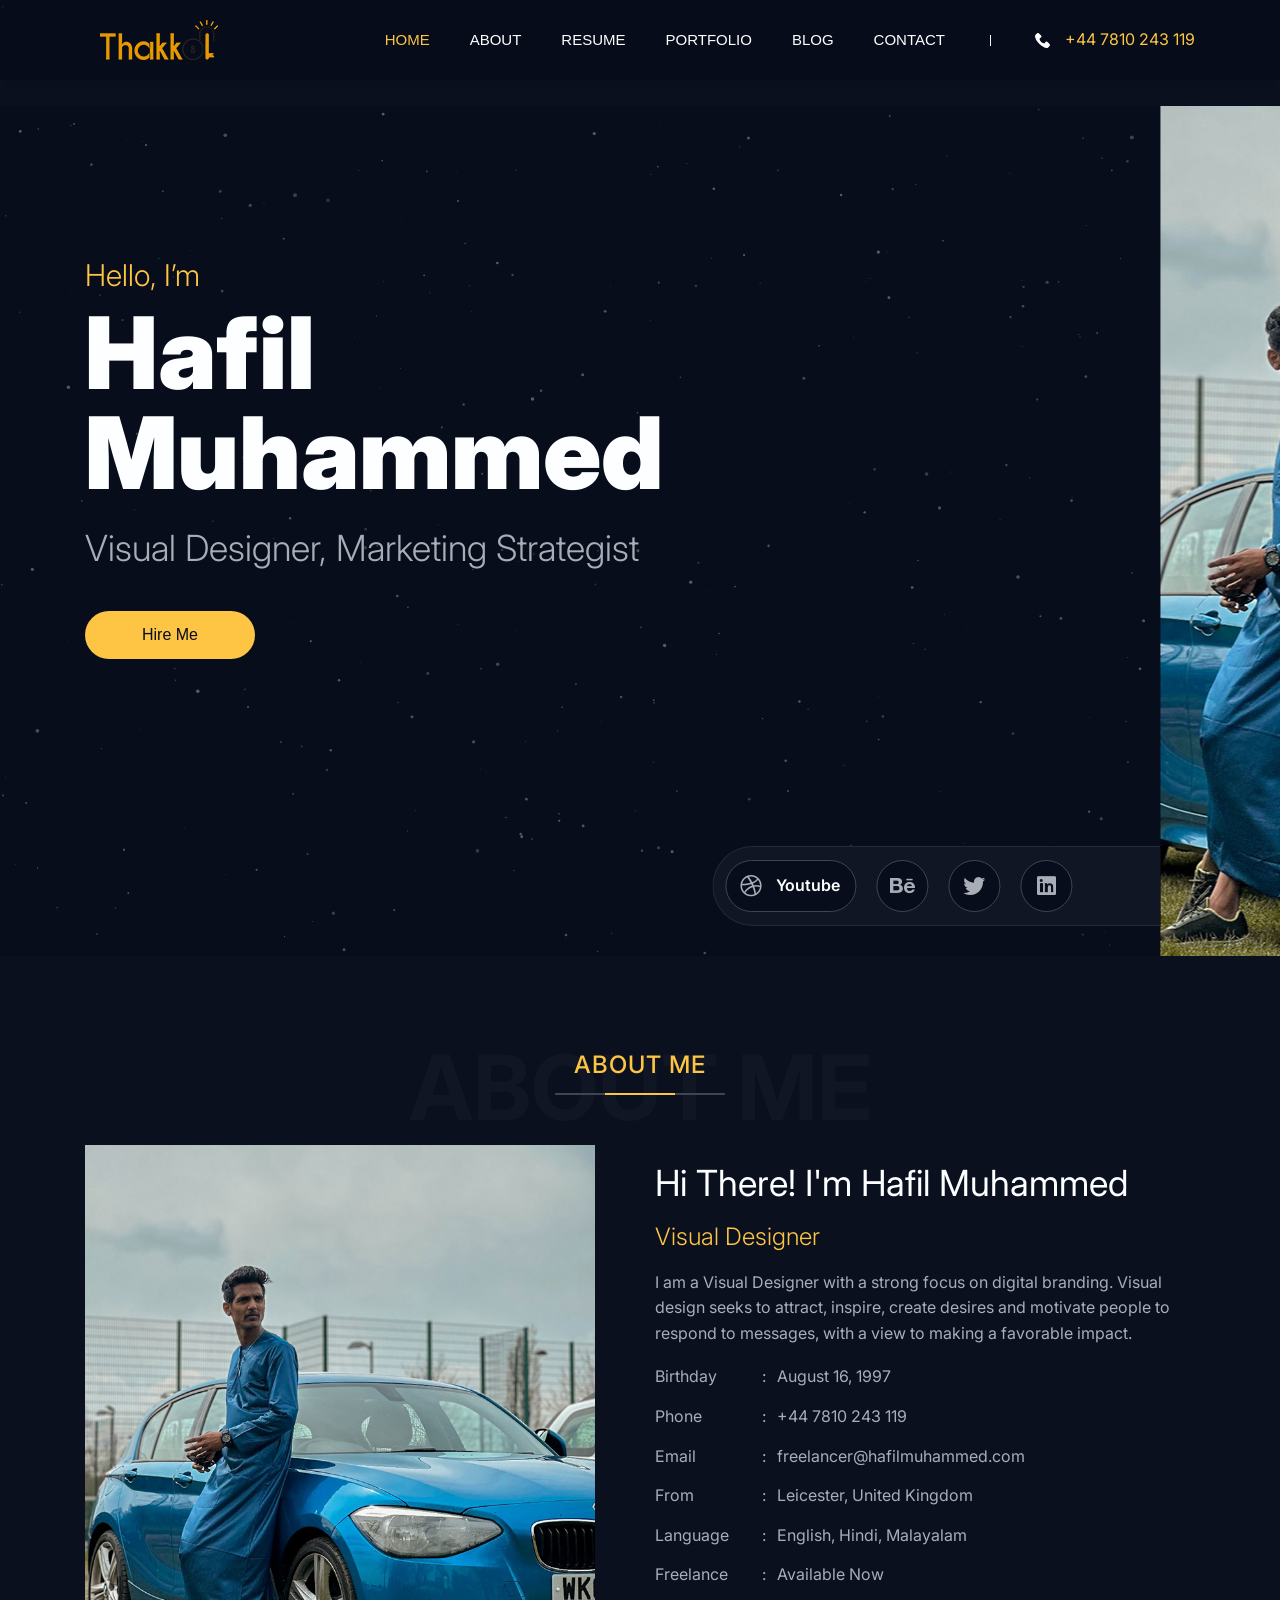
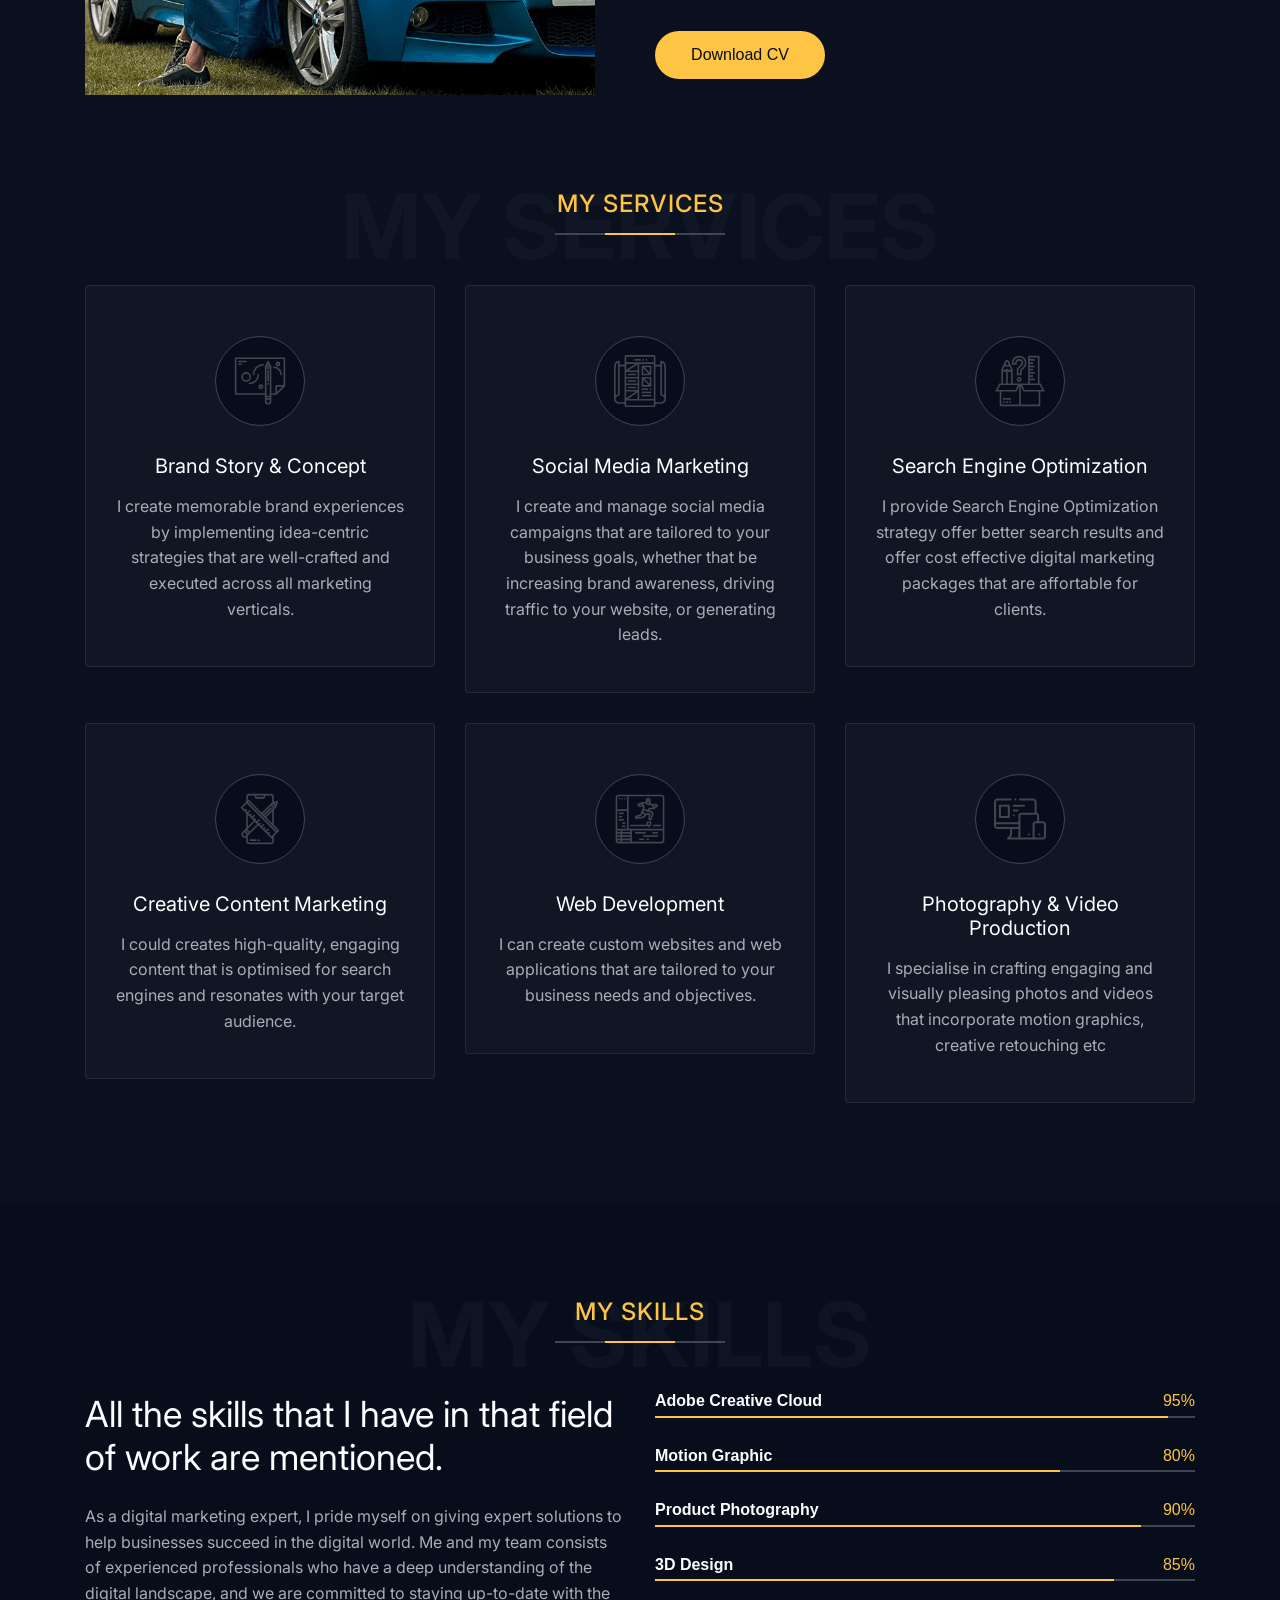
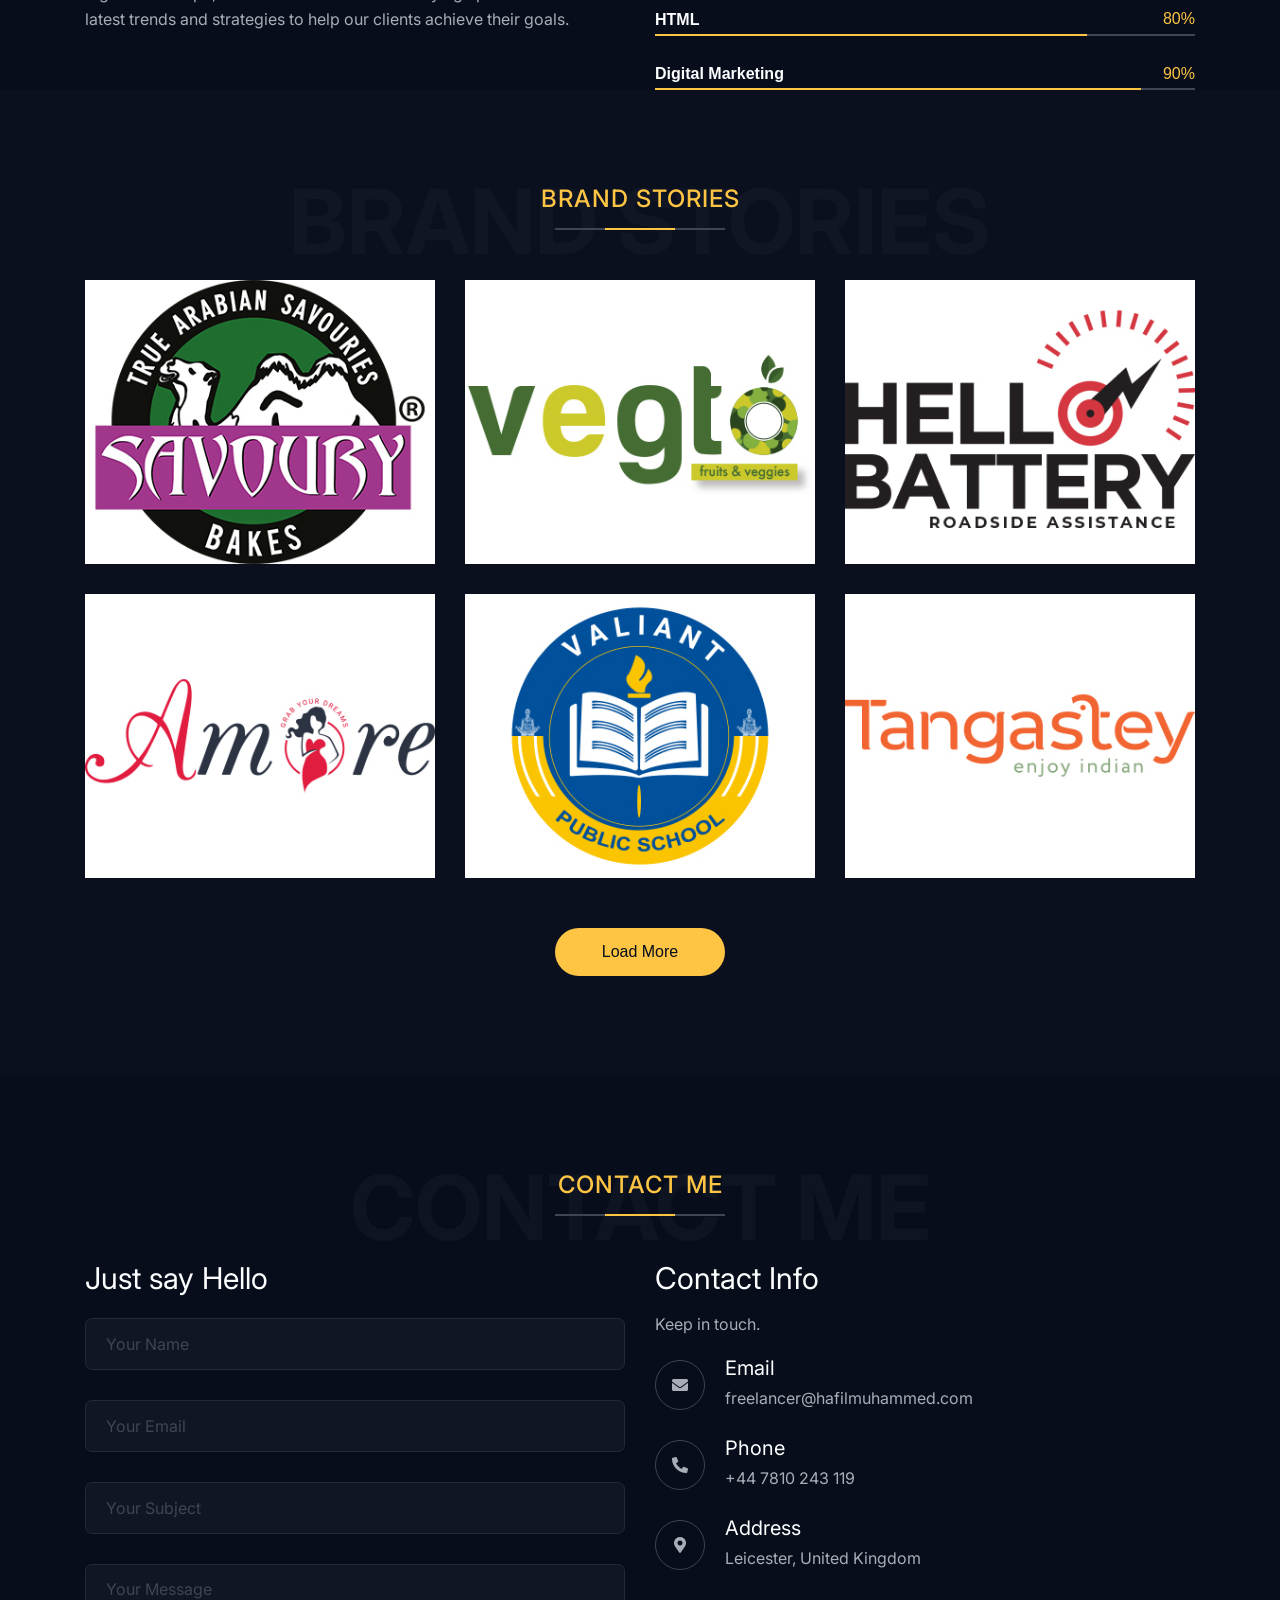
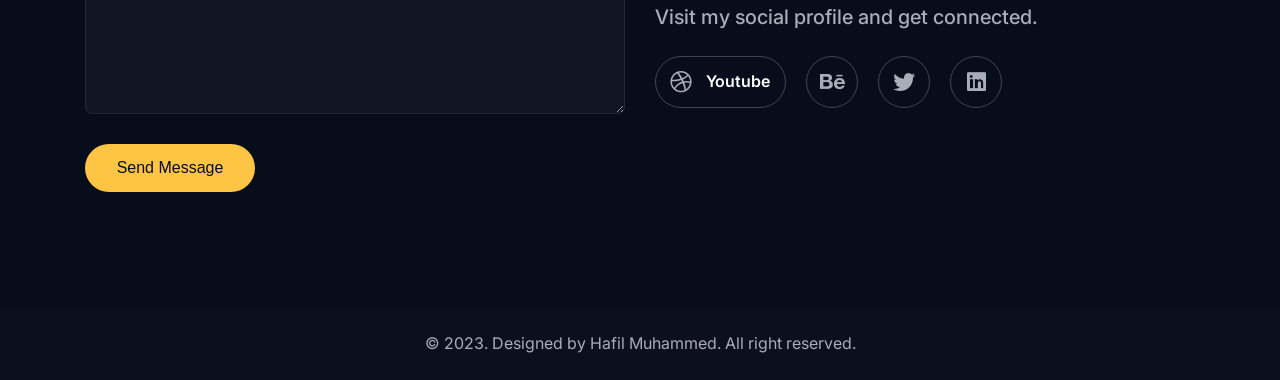
<file: index.html.html>
` <!DOCTYPE html>
<html class="no-js" lang="en">

<head>
  <!-- Meta Tags -->
  <meta charset="utf-8">
  <meta http-equiv="x-ua-compatible" content="ie=edge">
  <meta name="viewport" content="width=device-width, initial-scale=1">
  <meta name="author" content="Laralink">
  <!-- Page Title -->
  <title>Hafil Muhammed - Personal Portfolio</title>
  <!-- Favicon Icon -->
  <link rel="icon" href="assets/img/favicon.png" />
  <!-- Stylesheets -->
  <link rel="stylesheet" href="assets/css/bootstrap.min.css" />
  <link rel="stylesheet" href="assets/css/fontawesome.css" />
  <link rel="stylesheet" href="assets/css/slick.css" />
  <link rel="stylesheet" href="assets/css/lightgallery.min.css" />
  <link rel="stylesheet" href="assets/css/animate.css" />
  <link rel="stylesheet" href="assets/css/style.css" />
</head>

<body id="home">
  <!-- Start Header Section -->
  <header class="st-site-header st-style1 st-sticky-header">
    <div class="st-main-header">
      <div class="container">
        <div class="st-main-header-in">
          <div class="st-main-header-left">
            <a class="st-site-branding" href="index.html"><img src="assets/img/logothakkol.png" alt="Hafil"></a>
          </div>
          <div class="st-main-header-right">
            <div class="st-nav">
              <ul class="st-nav-list st-onepage-nav">
                <li><a href="#home" class="st-smooth-move">Home</a></li>
                <li><a href="#about" class="st-smooth-move">About</a></li>
                <li><a href="#resume" class="st-smooth-move">Resume</a></li>
                <li><a href="#portfolio" class="st-smooth-move">Portfolio</a></li>
                <li><a href="#blog" class="st-smooth-move">Blog</a></li>
                <li><a href="#contact" class="st-smooth-move">Contact</a></li>
              </ul>
              <div class="sp-phone">
                <svg viewBox="0 0 513.64 513.64">
                  <g>
                    <g>
                      <path d="M499.66,376.96l-71.68-71.68c-25.6-25.6-69.12-15.359-79.36,17.92c-7.68,23.041-33.28,35.841-56.32,30.72c-51.2-12.8-120.32-79.36-133.12-133.12c-7.68-23.041,7.68-48.641,30.72-56.32c33.28-10.24,43.52-53.76,17.92-79.36l-71.68-71.68c-20.48-17.92-51.2-17.92-69.12,0l-48.64,48.64c-48.64,51.2,5.12,186.88,125.44,307.2c120.32,120.32,256,176.641,307.2,125.44l48.64-48.64C517.581,425.6,517.581,394.88,499.66,376.96z" />
                    </g>
                  </g>
                </svg>
                <div class="sp-phone-no">+44 7810 243 119</div>
              </div>
            </div>
          </div>
        </div>
      </div>
    </div>
  </header>
  <!-- End Header Section -->

  <!-- Start Hero Section -->
  <div class="st-height-b80 st-height-lg-b80"></div>
  <section class="st-hero-wrap st-parallax">
    <div class="st-hero st-style1 st-ripple-version">
      <div class="container">
        <div class="st-hero-text">
          <h3>Hello, I’m</h3>
          <h1>Hafil <br>Muhammed
          </h1>
          <h2>Visual Designer, Marketing Strategist</h2>
          <div class="st-hero-btn">
            <a href="#contact" class="st-btn st-style1 st-color1 st-smooth-move">Hire me</a>
          </div>
        </div>
      </div>
    </div>
    <!-- Hero Image - Social Link Group -->
    <div class="st-hero-img st-to-right">
      <img class="wow fadeInRight" src="assets/img/section/hafil.jpg" alt="">
      <div class="st-social-group wow fadeInLeft">
        <div class="st-social-link">
          <a href="#" class="st-social-btn active">
            <span class="st-social-icon"><i class="fab fa-dribbble"></i></span>
            <span class="st-icon-name">Youtube</span>
          </a>
          <a href="#" class="st-social-btn">
            <span class="st-social-icon"><i class="fab fa-behance"></i></span>
            <span class="st-icon-name">Behance</span>
          </a>
          <a href="#" class="st-social-btn">
            <span class="st-social-icon"><i class="fab fa-twitter"></i></span>
            <span class="st-icon-name">Twitter</span>
          </a>
          <a href="#" class="st-social-btn">
            <span class="st-social-icon"><i class="fab fa-linkedin"></i></span>
            <span class="st-icon-name">LinkedIn</span>
          </a>
        </div>
      </div>
    </div>
    <div id="particles-js"></div>
  </section>
  <!-- End Hero Seciton -->

  <!-- Start About Seciton -->
  <section id="about" class="st-about-wrap">
    <div class="st-height-b100 st-height-lg-b80"></div>
    <div class="container">
      <div class="st-section-heading st-style1">
        <h4 class="st-section-heading-title">ABOUT ME</h4>
        <h2 class="st-section-heading-subtitle">ABOUT ME</h2>
      </div>
      <div class="st-height-b25 st-height-lg-b25"></div>
    </div>
    <div class="container">
      <div class="row">
        <div class="col-lg-6 wow fadeInLeft">
          <div class="st-about-img-wrap">
            <div class="st-about-img st-dynamic-bg st-bg" data-src="assets/img/section/hafil.jpg"></div>
          </div>
          <div class="st-height-b0 st-height-lg-b30"></div>
        </div>
        <div class="col-lg-6">
          <div class="st-vertical-middle">
            <div class="st-vertical-middle-in">
              <div class="st-text-block st-style1">
                <h2 class="st-text-block-title">Hi There! I'm Hafil Muhammed</h2>
                <h4 class="st-text-block-subtitle">Visual Designer</h4>
                <div class="st-text-block-text">
                  <p>I am a Visual Designer with a strong focus on digital branding. Visual design seeks to attract,
                    inspire, create desires and motivate people to respond to messages, with a view to making a
                    favorable impact.</p>
                </div>
                <ul class="st-text-block-details st-mp0">
                  <li><span>Birthday</span> : <span>August 16, 1997</span></li>
                  <li><span>Phone</span> : <span>+44 7810 243 119</span></li>
                  <li><span>Email</span> : <span>freelancer@hafilmuhammed.com</span></li>
                  <li><span>From</span> : <span>Leicester, United Kingdom</span></li>
                  <li><span>Language</span> : <span>English, Hindi, Malayalam</span></li>
                  <li><span>Freelance</span> : <span>Available Now</span></li>
                </ul>
                <div class="st-text-block-btn">
                  <a href="#" class="st-btn st-style1 st-color1">Download CV</a>
                </div>
              </div>
            </div>
          </div>
        </div>
      </div>
    </div>
  </section>
  <!-- End About Seciton -->

  <!-- Start Service Seciton -->
  <section>
    <div class="st-height-b100 st-height-lg-b80"></div>
    <div class="container">
      <div class="st-section-heading st-style1">
        <h4 class="st-section-heading-title">MY SERVICES</h4>
        <h2 class="st-section-heading-subtitle">MY SERVICES</h2>
      </div>
      <div class="st-height-b25 st-height-lg-b25"></div>
    </div>

    <!-- Iconbox Container -->

    <div class="container">
      <div class="row">
        <div class="col-lg-4 col-md-6">
          <div class="st-iconbox st-style1">
            <div class="st-iconbox-icon">
              <svg viewBox="0 0 512 512">
                <g>
                  <path d="m336 144a8 8 0 0 0 -8 8v104a8 8 0 0 0 16 0v-104a8 8 0 0 0 -8-8z" />
                  <path d="m336 272a8 8 0 0 0 -8 8v8a8 8 0 0 0 16 0v-8a8 8 0 0 0 -8-8z" />
                  <path
                    d="m496 24h-480a8 8 0 0 0 -8 8v352a8 8 0 0 0 8 8h288v64a32 32 0 0 0 64 0v-64h48a8.008 8.008 0 0 0 5.66-2.34l80-80a8.008 8.008 0 0 0 2.34-5.66v-272a8 8 0 0 0 -8-8zm-144 432a16 16 0 0 1 -32 0v-16h32zm0-32h-32v-8h32zm0-24h-32v-264h32zm0-280h-32v-6.11l.94-1.89h30.12l.94 1.89zm-23.06-24 7.06-14.11 7.06 14.11zm95.06 268.69v-52.69h52.69zm64-68.69h-72a8 8 0 0 0 -8 8v72h-40v-264a8.081 8.081 0 0 0 -.84-3.58l-24-48a8.009 8.009 0 0 0 -14.32 0l-24 48a8.081 8.081 0 0 0 -.84 3.58v264h-280v-336h464z" />
                  <path d="m48 72h72a8 8 0 0 0 0-16h-72a8 8 0 0 0 0 16z" />
                  <path d="m80 88a8 8 0 0 0 -8-8h-24a8 8 0 0 0 0 16h24a8 8 0 0 0 8-8z" />
                  <path
                    d="m288 88a104.118 104.118 0 0 0 -104 104 8 8 0 0 0 16 0 88.1 88.1 0 0 1 88-88 8 8 0 0 0 0-16z" />
                  <path
                    d="m240 184a8 8 0 0 0 -8 8 80.091 80.091 0 0 1 -80 80 8 8 0 0 0 0 16 96.108 96.108 0 0 0 96-96 8 8 0 0 0 -8-8z" />
                  <path
                    d="m456 192a8 8 0 0 0 16 0 80.091 80.091 0 0 0 -80-80 8 8 0 0 0 0 16 64.072 64.072 0 0 1 64 64z" />
                  <path
                    d="m168 216a48 48 0 1 0 -48 48 48.053 48.053 0 0 0 48-48zm-48 32a32 32 0 1 1 32-32 32.036 32.036 0 0 1 -32 32z" />
                  <path
                    d="m264 288a24 24 0 1 0 24 24 24.028 24.028 0 0 0 -24-24zm0 32a8 8 0 1 1 8-8 8.009 8.009 0 0 1 -8 8z" />
                  <path
                    d="m432 112a24 24 0 1 0 -24-24 24.028 24.028 0 0 0 24 24zm0-32a8 8 0 1 1 -8 8 8.009 8.009 0 0 1 8-8z" />
                </g>
              </svg>
            </div>
            <h2 class="st-iconbox-title">Brand Story & Concept</h2>
            <div class="st-iconbox-text">I create memorable brand experiences by implementing idea-centric strategies that are well-crafted and executed across all marketing verticals.</div>
          </div>
          <div class="st-height-b30 st-height-lg-b30"></div>
        </div><!-- .col -->
        <div class="col-lg-4 col-md-6">
          <div class="st-iconbox st-style1">
            <div class="st-iconbox-icon">
              <svg viewBox="0 0 512 512">
                <g>
                  <g>
                    <path d="M360,104h-80c-4.418,0-8,3.582-8,8v80c0,4.418,3.582,8,8,8h80c4.418,0,8-3.582,8-8v-80C368,107.582,364.418,104,360,104z
                  M288,184v-52.693L340.693,184H288z M352,172.68L299.32,120H352V172.68z" />
                  </g>
                </g>
                <g>
                  <g>
                    <path d="M360,216h-80c-4.418,0-8,3.582-8,8v80c0,4.418,3.582,8,8,8h80c4.418,0,8-3.582,8-8v-80C368,219.582,364.418,216,360,216z
                  M288,296v-52.685L340.685,296H288z M352,284.688L299.312,232H352V284.688z" />
                  </g>
                </g>
                <g>
                  <g>
                    <rect x="272" y="328" width="64" height="16" />
                  </g>
                </g>
                <g>
                  <g>
                    <rect x="352" y="328" width="16" height="16" />
                  </g>
                </g>
                <g>
                  <g>
                    <rect x="272" y="360" width="96" height="16" />
                  </g>
                </g>
                <g>
                  <g>
                    <rect x="272" y="392" width="96" height="16" />
                  </g>
                </g>
                <g>
                  <g>
                    <rect x="136" y="184" width="80" height="16" />
                  </g>
                </g>
                <g>
                  <g>
                    <rect x="136" y="248" width="80" height="16" />
                  </g>
                </g>
                <g>
                  <g>
                    <rect x="136" y="312" width="80" height="16" />
                  </g>
                </g>
                <g>
                  <g>
                    <path d="M464,56c-4.418,0-8,3.582-8,8v32h-48V16c0-8.837-7.163-16-16-16H120c-8.837,0-16,7.163-16,16v80H56V64
                 c0-4.418-3.582-8-8-8c-0.48,0-48,0.728-48,64v312c0,30.504,30.4,44.632,46.4,47.84c0.526,0.111,1.062,0.165,1.6,0.16h56v16
                 c0,8.837,7.163,16,16,16h272c8.837,0,16-7.163,16-16v-16h56c0.538,0.005,1.074-0.049,1.6-0.16c16-3.208,46.4-17.336,46.4-47.84
                 V120C512,56.728,464.48,56,464,56z M16,120c0-32.64,14.4-43.088,24-46.4v312.232c-8.773,2.722-16.927,7.139-24,13V120z M104,464
                 H48.88C44.104,462.856,16,455.128,16,432c0-24.96,32.248-31.88,33.6-32.16c3.725-0.76,6.401-4.038,6.4-7.84V112h48V464z M120,88
                 h92.12L120,145.543V88z M232,94.447V152h-92.136L232,94.447z M120,168h112v48H120V168z M120,232h112v48H120V232z M120,296h112v48
                 H120V296z M120,360h94.186L120,424.724V360z M232,367.172V432h-94.337L232,367.172z M392,496H120v-48h272V496z M392,432H248V88
                 h144V432z M392,72H120V16h272V72z M463.136,464H408V112h48v280c-0.001,3.802,2.675,7.08,6.4,7.84
                 c0.368,0.072,33.6,7.008,33.6,32.16C496,455.256,468.072,462.84,463.136,464z M496,398.832c-7.073-5.861-15.227-10.278-24-13V73.6
                 c9.496,3.32,24,13.776,24,46.4V398.832z" />
                  </g>
                </g>
                <g>
                  <g>
                    <rect x="200" y="40" width="64" height="16" />
                  </g>
                </g>
                <g>
                  <g>
                    <rect x="280" y="40" width="16" height="16" />
                  </g>
                </g>
                <g>
                  <g>
                    <rect x="312" y="40" width="16" height="16" />
                  </g>
                </g>
              </svg>
            </div>
            <h2 class="st-iconbox-title">Social Media Marketing</h2>
            <div class="st-iconbox-text">I create and manage social media campaigns that are tailored to your business goals, whether that be increasing brand awareness, driving traffic to your website, or generating leads.</div>
          </div>
          <div class="st-height-b30 st-height-lg-b30"></div>
        </div><!-- .col -->
        <div class="col-lg-4 col-md-6">
          <div class="st-iconbox st-style1">
            <div class="st-iconbox-icon">
              <svg viewBox="0 0 64 64">
                <path
                  d="m62.618 45-5-10h-1.618v-34h-14v34h-19v-17.217l-4.676-10.286c-.413-.909-1.325-1.497-2.324-1.497s-1.911.588-2.324 1.496l-4.676 10.287v17.217h-2.618l-5 10h5.618v18h50v-18zm-18.618-14h6v-2h-6v-2h4v-2h-4v-2h6v-2h-6v-2h4v-2h-4v-2h6v-2h-6v-2h4v-2h-4v-2h6v-2h-6v-2h10v32h-10zm12.382 6 3 6h-21.764l-3-6zm-39.387-2v-15.132l2.002 1.333 2.003-1.334v15.133zm3.743-17.361-1.741 1.159-3.002-2.001-2.998 2-1.735-1.158 1.654-3.639h6.167zm-5.242-9.316c.18-.393.828-.394 1.008.001l1.67 3.676h-4.349zm-4.496 11.547 1.997 1.333 1.998-1.333v15.13h-3.995zm-3.382 17.13h21.764l-3 6h-21.764zm1.382 8h18.618l3.382-6.764v22.764h-22zm46 16h-22v-22.764l3.382 6.764h18.618z" />
                <path d="m19 57h2v2h-2z" />
                <path d="m11 57h2v2h-2z" />
                <path d="m15 57h2v2h-2z" />
                <path d="m11 53h10v2h-10z" />
                <path
                  d="m28 9.657c0-1.465 1.192-2.657 2.657-2.657h.686c1.465 0 2.657 1.192 2.657 2.657 0 .709-.276 1.376-.778 1.879l-5.222 5.222v8.242h6v-5.758l3.464-3.464c1.636-1.635 2.536-3.809 2.536-6.121 0-4.773-3.884-8.657-8.657-8.657h-.686c-4.773 0-8.657 3.884-8.657 8.657v2.343h6zm-2 0v.343h-2v-.343c0-3.671 2.986-6.657 6.657-6.657h.686c3.671 0 6.657 2.986 6.657 6.657 0 1.777-.692 3.449-1.95 4.707l-4.05 4.05v4.586h-2v-5.414l4.637-4.636c.879-.881 1.363-2.051 1.363-3.293 0-2.568-2.089-4.657-4.657-4.657h-.686c-2.568 0-4.657 2.089-4.657 4.657z" />
                <path
                  d="m28 30c0 1.654 1.346 3 3 3s3-1.346 3-3-1.346-3-3-3-3 1.346-3 3zm4 0c0 .552-.448 1-1 1s-1-.448-1-1 .448-1 1-1 1 .448 1 1z" />
              </svg>
            </div>
            <h2 class="st-iconbox-title">Search Engine Optimization</h2>
            <div class="st-iconbox-text">I provide Search Engine Optimization strategy offer better search results and offer cost effective digital marketing packages that are affortable for clients.</div>
          </div>
          <div class="st-height-b30 st-height-lg-b30"></div>
        </div><!-- .col -->
        <div class="col-lg-4 col-md-6">
          <div class="st-iconbox st-style1">
            <div class="st-iconbox-icon">
              <svg viewBox="0 0 512 512">
                <g>
                  <path d="M216,456H160a8,8,0,0,0,0,16h56a8,8,0,0,0,0-16Z" />
                  <path d="M248,456h-8a8,8,0,0,0,0,16h8a8,8,0,0,0,0-16Z" />
                  <path
                    d="M442.68,363.48,392,312.8V165.27l22.4-22.4a7.953,7.953,0,0,0,1.93-3.13L433.3,88.82A8,8,0,0,0,423.18,78.7L392,89.09V40A32.042,32.042,0,0,0,360,8H152a32.042,32.042,0,0,0-32,32V86.53L69.32,137.21a8,8,0,0,0,0,11.31L120,199.2V346.74L80.63,386.11A32.005,32.005,0,0,0,120,436.01V472a32.042,32.042,0,0,0,32,32H360a32.042,32.042,0,0,0,32-32V425.47l50.68-50.68A8,8,0,0,0,442.68,363.48ZM413.06,98.94l-4.99,14.97-9.98-9.98Zm-31.95,10.64,21.31,21.31-.67,2-4.32,4.32-22.64-22.64,4.32-4.32ZM306.92,227.72l-5.66-5.66,67.88-67.88a8,8,0,1,0-11.32-11.32l-67.88,67.88-5.66-5.65,79.2-79.2,22.63,22.64-7.74,7.74-.05.05ZM376,181.27V296.8l-57.76-57.76ZM293.44,24l-4.5,16H222.25l-4-16ZM136,40a16.021,16.021,0,0,1,16-16h49.75l6.49,25.94A8,8,0,0,0,216,56h79a8,8,0,0,0,7.7-5.83L310.06,24H360a16.021,16.021,0,0,1,16,16V94.42l-3.74,1.25a7.953,7.953,0,0,0-3.13,1.93l-96.16,96.17L148.52,69.32a8,8,0,0,0-11.31,0L136,70.53ZM114.59,420.05a16.005,16.005,0,1,1-22.64-22.63l11.31-11.32,22.64,22.64Zm-.01-45.26,5.66-5.65,22.62,22.62-5.65,5.66Zm90.51-90.5,22.63,22.63-73.54,73.54-22.63-22.64ZM136,330.74V215.2l57.77,57.77ZM376,472a16.021,16.021,0,0,1-16,16H152a16.021,16.021,0,0,1-16-16V421.26L239.04,318.24,363.48,442.68a8,8,0,0,0,11.31,0l1.21-1.21Zm-6.86-46.29-22.63-22.63,5.66-5.66a8,8,0,0,0-11.32-11.31l-5.65,5.65-11.32-11.31,16.97-16.97a8,8,0,0,0-11.31-11.31l-16.97,16.97-11.32-11.32,5.66-5.65a8,8,0,0,0-11.31-11.32l-5.66,5.66L278.63,335.2l16.97-16.97a8,8,0,0,0-11.32-11.32l-16.97,16.97L256,312.57l5.66-5.66a8,8,0,1,0-11.32-11.31l-5.65,5.65a.035.035,0,0,1-.02-.01l-11.3-11.3,16.97-16.97a8,8,0,0,0-11.31-11.31l-16.97,16.97-11.29-11.29c-.01-.01-.01-.02-.02-.03l5.65-5.65a8,8,0,1,0-11.31-11.32L199.43,256l-11.31-11.31,16.97-16.97a8,8,0,0,0-11.32-11.32L176.8,233.37l-11.31-11.31,5.66-5.66a8,8,0,0,0-11.32-11.31l-5.65,5.66-11.32-11.32,16.97-16.97a8,8,0,0,0-11.31-11.31l-16.97,16.97L120.24,176.8l5.65-5.65a8,8,0,0,0-11.31-11.32l-5.66,5.66L86.29,142.86l39.6-39.59L408.73,386.11Zm50.91-50.92L137.21,91.95l5.65-5.66L267.29,210.72c.01.01.01.02.02.03s.02.01.03.02l16.93,16.94c.01,0,.01,0,.01.01s.01,0,.01.01l16.95,16.94c.01.01.01.02.02.03s.02.01.03.02l77.02,77.02a.234.234,0,0,0,.07.07l47.33,47.33Z" />
                </g>
              </svg>
            </div>
            <h2 class="st-iconbox-title">Creative Content Marketing</h2>
            <div class="st-iconbox-text">I could creates high-quality, engaging content that is optimised for search engines and resonates with your target audience.</div>
          </div>
          <div class="st-height-b0 st-height-lg-b30"></div>
        </div><!-- .col -->
        <div class="col-lg-4 col-md-6">
          <div class="st-iconbox st-style1">
            <div class="st-iconbox-icon">
              <svg viewBox="0 0 512 512">
                <path
                  d="m48 496h416a32.036 32.036 0 0 0 32-32v-416a32.036 32.036 0 0 0 -32-32h-416a32.036 32.036 0 0 0 -32 32v416a32.036 32.036 0 0 0 32 32zm-16-32h32v16h-16a16.01833 16.01833 0 0 1 -16-16zm128-48h-80v-16h80zm0 16v16h-80v-16zm0 32v16h-80v-16zm0-80h-80v-16h80zm-32-32h-96v-176h96zm-64 16v16h-32v-16zm0 32v16h-32v-16zm0 32v16h-32v-16zm400 48h-288v-112h304v96a16.01833 16.01833 0 0 1 -16 16zm16-432v304h-336v-320h320a16.01833 16.01833 0 0 1 16 16zm-432-16h80v128h-96v-112a16.01833 16.01833 0 0 1 16-16z" />
                <path d="m208 384h104v16h-104z" />
                <path d="m288 416h144v16h-144z" />
                <path d="m248 448h48v16h-48z" />
                <path d="m320 448h24v16h-24z" />
                <path d="m376 384h56v16h-56z" />
                <circle cx="56" cy="56" r="8" />
                <circle cx="80" cy="56" r="8" />
                <circle cx="104" cy="56" r="8" />
                <path d="m384 312h80v16h-80z" />
                <path
                  d="m332.68652 328 5.65674 5.65674a7.99945 7.99945 0 0 0 11.31348 0l16-16a7.99877 7.99877 0 0 0 2.34326-5.65674v-24a7.99977 7.99977 0 0 0 -8-8h-32a7.99977 7.99977 0 0 0 -8 8v24h-160v16zm3.31348-32h16v12.68652l-8 8-8-8z" />
                <path d="m48 192h48v16h-48z" />
                <path d="m48 224h32v16h-32z" />
                <path d="m48 256h48v16h-48z" />
                <path d="m80 288h32v16h-32z" />
                <path d="m80 320h32v16h-32z" />
                <path
                  d="m210.66455 253.96094a8.00168 8.00168 0 0 0 6.21875 1.99023l72-8a7.99845 7.99845 0 0 0 4.77344-2.29443l29.65674-29.65674h19.24267l-6.44726 38.68457a7.99969 7.99969 0 0 0 4.31347 8.4707l16 8a8 8 0 0 0 10.93067-4.0039l20.14258-46.99951a33.75475 33.75475 0 0 0 -25.47608-46.59229l-17.37036-2.895 10.66483-10.66457h36.686a7.99948 7.99948 0 0 0 4.7998-1.6001l32-24a7.9996 7.9996 0 0 0 2.35547-9.97754l-8-16a7.99877 7.99877 0 0 0 -9.0957-4.18359l-29.49023 7.37256-25.2182-10.08716a23.96392 23.96392 0 0 0 .64886-5.52417v-27.05566a20.94358 20.94358 0 0 0 -30.31055-18.73291l-13.26709 6.6333a7.99924 7.99924 0 0 0 -4.42236 7.15527v24h-32a8.00164 8.00164 0 0 0 -2.97119.57227l-40 16a7.99975 7.99975 0 0 0 -5.02881 7.42773v16a7.99977 7.99977 0 0 0 8 8h45.75391l-5.36005 21.43921-22.33186 52.10718-44.5918 14.86425a8.00011 8.00011 0 0 0 -5.4702 7.58936v16a8.00089 8.00089 0 0 0 2.66455 5.96094zm162.64945-52.72022a17.73543 17.73543 0 0 1 -.52441 12.60791l-16.80078 39.20166-3.12647-1.56347 7.02881-42.17139a8.00034 8.00034 0 0 0 -7.89115-9.31543h-40.92871a20.1611 20.1611 0 0 1 -19.12647-26.53662l.96155-2.88464 32.12244 12.849a7.986 7.986 0 0 0 1.65729.45722l-.001.00616 32.7041 5.45069a17.7145 17.7145 0 0 1 13.9248 11.89891zm-21.314-57.24072a7.99877 7.99877 0 0 0 -5.65674 2.34326l-20.27 20.26953-28.61865-11.44726 6.30664-25.2251a8.0001 8.0001 0 0 0 -7.76125-9.94043h-8v-16h25.3761a23.97964 23.97964 0 0 0 37.033 11.17987l26.82165 10.72864 4.52291 18.09149zm-8-48a8 8 0 0 1 -16 0v-8h16zm69.85889 29.606-17.01984 12.76489-3.13751-12.55 18.01282-4.50348zm-77.01319-61.084a4.94339 4.94339 0 0 1 7.1543 4.42234v3.05566h-16v-3.05566zm-88.8457 52.8945 24-9.60022v12.18372h-24zm-24 120.34961 42.52979-14.17675a7.99955 7.99955 0 0 0 4.82324-4.438l8.81164-20.56055c.26654.43829.53235.877.81873 1.30664a36.07631 36.07631 0 0 0 20.894 14.91168l-17.54974 17.54975-60.32766 6.70312z" />
              </svg>
            </div>
            <h2 class="st-iconbox-title">Web Development</h2>
            <div class="st-iconbox-text">I can create custom websites and web applications that are tailored to your business needs and objectives.</div>
          </div>
          <div class="st-height-b0 st-height-lg-b30"></div>
        </div><!-- .col -->
        <div class="col-lg-4 col-md-6">
          <div class="st-iconbox st-style1">
            <div class="st-iconbox-icon">
              <svg viewBox="0 0 512 512">
                <g id="XMLID_1568_">
                  <g id="XMLID_652_">
                    <path id="XMLID_676_"
                      d="m482 278h-37.673v-54c0-14.602-10.489-26.795-24.327-29.455v-104.529c0-19.859-16.157-36.016-36.017-36.016h-128.983c-5.522 0-10 4.477-10 10s4.478 10 10 10h128.983c8.832 0 16.017 7.185 16.017 16.016v103.984h-129.667c-16.542 0-30 13.458-30 30v63.228h-220.333v-197.212c0-8.831 7.185-16.016 16.017-16.016h128.983c5.522 0 10-4.477 10-10s-4.478-10-10-10h-128.983c-19.86 0-36.017 16.157-36.017 36.016v229.268c0 19.859 16.157 36.017 36.017 36.017h123.33v36.063c0 19.688-9.953 37.694-26.624 48.168-3.774 2.371-5.523 6.953-4.29 11.235 1.233 4.283 5.152 7.232 9.609 7.232h343.958c16.542 0 30-13.458 30-30v-119.999c0-16.542-13.458-30-30-30zm-211.667-64h143.994c5.514 0 10 4.486 10 10v54h-14.327c-16.542 0-30 13.458-30 30v120c0 3.506.61 6.87 1.72 10h-111.387c-5.514 0-10-4.486-10-10v-204c0-5.514 4.486-10 10-10zm-250.333 105.284v-12.057h220.333v28.073h-70.986-133.33c-8.832.001-16.017-7.184-16.017-16.016zm159.347 72.08v-36.063h60.986v72.699c0 3.506.61 6.87 1.72 10h-78.402c10.071-13.169 15.696-29.427 15.696-46.636zm312.653 36.636c0 5.514-4.486 10-10 10h-72c-5.514 0-10-4.486-10-10v-120c0-5.514 4.486-10 10-10h72c5.514 0 10 4.486 10 10z" />
                    <path id="XMLID_1626_"
                      d="m58 114.614c-5.522 0-10 4.477-10 10v112c0 5.523 4.478 10 10 10h88c5.522 0 10-4.477 10-10v-112c0-5.523-4.478-10-10-10zm78 112h-68v-92h68z" />
                    <path id="XMLID_1627_"
                      d="m194 134.614h101c5.522 0 10-4.477 10-10s-4.478-10-10-10h-101c-5.522 0-10 4.477-10 10s4.478 10 10 10z" />
                    <path id="XMLID_1628_"
                      d="m194 230.61c2.63 0 5.21-1.06 7.069-2.92 1.86-1.87 2.931-4.44 2.931-7.08 0-2.63-1.07-5.21-2.931-7.07-1.859-1.86-4.439-2.93-7.069-2.93s-5.21 1.07-7.07 2.93-2.93 4.44-2.93 7.07 1.069 5.21 2.93 7.08c1.86 1.86 4.44 2.92 7.07 2.92z" />
                    <path id="XMLID_1639_"
                      d="m194 182.614h37.5c5.522 0 10-4.477 10-10s-4.478-10-10-10h-37.5c-5.522 0-10 4.477-10 10s4.478 10 10 10z" />
                    <path id="XMLID_1674_"
                      d="m446 398c-2.63 0-5.21 1.069-7.07 2.93s-2.93 4.44-2.93 7.07 1.069 5.21 2.93 7.069c1.86 1.86 4.44 2.931 7.07 2.931s5.21-1.07 7.069-2.931c1.861-1.859 2.931-4.439 2.931-7.069s-1.07-5.21-2.931-7.07c-1.859-1.861-4.439-2.93-7.069-2.93z" />
                    <path id="XMLID_1677_"
                      d="m342.33 418c2.63 0 5.21-1.07 7.069-2.931 1.86-1.859 2.931-4.439 2.931-7.069s-1.07-5.21-2.931-7.07c-1.859-1.86-4.439-2.93-7.069-2.93s-5.21 1.069-7.07 2.93-2.93 4.44-2.93 7.07 1.069 5.21 2.93 7.069c1.86 1.861 4.44 2.931 7.07 2.931z" />
                    <path id="XMLID_1681_"
                      d="m210 74c2.63 0 5.21-1.07 7.069-2.93 1.861-1.86 2.931-4.44 2.931-7.07s-1.07-5.21-2.931-7.07c-1.859-1.86-4.439-2.93-7.069-2.93s-5.21 1.07-7.07 2.93-2.93 4.44-2.93 7.07 1.069 5.21 2.93 7.07 4.44 2.93 7.07 2.93z" />
                  </g>
                </g>
              </svg>
            </div>
            <h2 class="st-iconbox-title">Photography & Video Production</h2>
            <div class="st-iconbox-text">I specialise in crafting engaging and visually pleasing photos and videos that incorporate motion graphics, creative retouching etc</div>
          </div>
          <div class="st-height-b0 st-height-lg-b30"></div>
        </div><!-- .col -->
      </div>
    </div>
    <div class="st-height-b100 st-height-lg-b80"></div>
  </section>
  <!-- End Service Seciton -->

  <!-- Start Skill Seciton -->
  <section class="st-dark-bg">
    <div class="st-height-b100 st-height-lg-b80"></div>
    <div class="container">
      <div class="st-section-heading st-style1">
        <h4 class="st-section-heading-title">MY SKILLS</h4>
        <h2 class="st-section-heading-subtitle">MY SKILLS</h2>
      </div>
      <div class="st-height-b25 st-height-lg-b25"></div>
    </div>

    <div class="container">
      <div class="row">
        <div class="col-lg-6">
          <div class="st-skill-wrap">
            <div class="st-skill-heading">
              <h2 class="st-skill-title">All the skills that I have in that field
                of work are mentioned.</h2>
              <div class="st-skill-subtitle">As a digital marketing expert, I pride myself on giving expert solutions to help businesses succeed in the digital world. Me and my team consists of experienced professionals who have a deep understanding of the digital landscape, and we are committed to staying up-to-date with the latest trends and strategies to help our clients achieve their goals.
              </div>
            </div><!-- .st-skill-heading -->
          </div>
        </div>

        <!-- Progressbar -->

        <div class="col-lg-6">
          <div class="st-height-b0 st-height-lg-b30"></div>
          <div class="st-progressbar-wrap">
            <div class="st-single-progressbar">
              <div class="st-progressbar-heading">
                <h3 class="st-progressbar-title">Adobe Creative Cloud</h3>
                <div class="st-progressbar-percentage wow fadeInLeft" data-wow-duration="1.5s" data-wow-delay="0.5s">95%</div>
              </div>
              <div class="st-progressbar" data-progress="95">
                <div class="st-progressbar-in wow fadeInLeft"></div>
              </div>
            </div><!-- .st-single-progressbar -->
            <div class="st-height-b30 st-height-lg-b20"></div>
            <div class="st-single-progressbar">
              <div class="st-progressbar-heading">
                <h3 class="st-progressbar-title">Motion Graphic</h3>
                <div class="st-progressbar-percentage wow fadeInLeft" data-wow-duration="1.5s" data-wow-delay="0.5s">80%</div>
              </div>
              <div class="st-progressbar" data-progress="75">
                <div class="st-progressbar-in wow fadeInLeft"></div>
              </div>
            </div><!-- .st-single-progressbar -->
            <div class="st-height-b30 st-height-lg-b20"></div>
            <div class="st-single-progressbar">
              <div class="st-progressbar-heading">
                <h3 class="st-progressbar-title">Product Photography</h3>
                <div class="st-progressbar-percentage wow fadeInLeft" data-wow-duration="1.5s" data-wow-delay="0.5s">90%</div>
              </div>
              <div class="st-progressbar" data-progress="90">
                <div class="st-progressbar-in wow fadeInLeft"></div>
              </div>
            </div><!-- .st-single-progressbar -->
            <div class="st-height-b30 st-height-lg-b20"></div>
            <div class="st-single-progressbar">
              <div class="st-progressbar-heading">
                <h3 class="st-progressbar-title">3D Design</h3>
                <div class="st-progressbar-percentage wow fadeInLeft" data-wow-duration="1.5s" data-wow-delay="0.5s">85%</div>
              </div>
              <div class="st-progressbar" data-progress="85">
                <div class="st-progressbar-in wow fadeInLeft"></div>
              </div>
            </div><!-- .st-single-progressbar -->
            <div class="st-height-b30 st-height-lg-b20"></div>
            <div class="st-single-progressbar">
              <div class="st-progressbar-heading">
                <h3 class="st-progressbar-title">HTML</h3>
                <div class="st-progressbar-percentage wow fadeInLeft" data-wow-duration="1.5s" data-wow-delay="0.5s">80%</div>
              </div>
              <div class="st-progressbar" data-progress="80">
                <div class="st-progressbar-in wow fadeInLeft"></div>
              </div>
            </div><!-- .st-single-progressbar -->
            <div class="st-height-b30 st-height-lg-b20"></div>
            <div class="st-single-progressbar">
              <div class="st-progressbar-heading">
                <h3 class="st-progressbar-title">Digital Marketing</h3>
                <div class="st-progressbar-percentage wow fadeInLeft" data-wow-duration="1.5s" data-wow-delay="0.5s">90%</div>
              </div>
              <div class="st-progressbar" data-progress="90">
                <div class="st-progressbar-in wow fadeInLeft"></div>
              </div>
            </div><!-- .st-single-progressbar -->
          </div>
        </div>
      </div>
    </div>
  </section>
  <!-- End Skill Seciton -->


  <!-- Start Brand Stories Seciton -->
  <section id="portfolio">
    <div class="st-height-b100 st-height-lg-b80"></div>
    <div class="container">
      <div class="st-section-heading st-style1">
        <h4 class="st-section-heading-title">Brand Stories</h4>
        <h2 class="st-section-heading-subtitle">Brand Stories</h2>
      </div>
      <div class="st-height-b25 st-height-lg-b25"></div>
    </div>
    <div class="container">
      <div class="row">
        <div class="col-lg-4 col-md-6">
          <div class="st-portfolio-single st-style1 st-lightgallery">
            <div class="st-portfolio-item">
              <a href="assets/img/portfolio/1.jpg" class="st-portfolio st-zoom st-lightbox-item">
                <div class="st-portfolio-img st-zoom-in">
                  <img src="assets/img/portfolio/1.jpg" alt="">
                </div>
                <div class="st-portfolio-item-hover">
                  <i class="fas fa-plus-circle"></i>
                  <h5></h5>
                  <p>Design / Marketing</p>
                </div>
              </a>
            </div>
          </div>
        </div>
        <div class="col-lg-4 col-md-6">
          <div class="st-portfolio-single st-style1 st-lightgallery">
            <div class="st-portfolio-item">
              <a href="assets/img/portfolio/portfolio2_lg.jpg" class="st-portfolio st-zoom st-lightbox-item">
                <div class="st-portfolio-img st-zoom-in">
                  <img src="assets/img/portfolio/2.jpg" alt="portfolio">
                </div>
                <div class="st-portfolio-item-hover">
                  <i class="fas fa-plus-circle"></i>
                  <h5></h5>
                  <p>Design / Marketing</p>
                </div>
              </a>
            </div>
          </div>
        </div>
        <div class="col-lg-4 col-md-6">
          <div class="st-portfolio-single st-style1 st-lightgallery">
            <div class="st-portfolio-item">
              <a href="assets/img/portfolio/portfolio3_lg.jpg" class="st-portfolio st-zoom st-lightbox-item">
                <div class="st-portfolio-img st-zoom-in">
                  <img src="assets/img/portfolio/3.jpg" alt="portfolio">
                </div>
                <div class="st-portfolio-item-hover">
                  <i class="fas fa-plus-circle"></i>
                  <h5></h5>
                  <p>Design / Marketing</p>
                </div>
              </a>
            </div>
          </div>
        </div>
        <div class="col-lg-4 col-md-6">
          <div class="st-portfolio-single st-style1 st-lightgallery">
            <div class="st-portfolio-item">
              <a href="assets/img/portfolio/portfolio4_lg.jpg" class="st-portfolio st-zoom st-lightbox-item">
                <div class="st-portfolio-img st-zoom-in">
                  <img src="assets/img/portfolio/4.jpg" alt="portfolio">
                </div>
                <div class="st-portfolio-item-hover">
                  <i class="fas fa-plus-circle"></i>
                  <h5></h5>
                  <p>Design / Marketing</p>
                </div>
              </a>
            </div>
          </div>
        </div>
        <div class="col-lg-4 col-md-6">
          <div class="st-portfolio-single st-style1 st-lightgallery">
            <div class="st-portfolio-item">
              <a href="assets/img/portfolio/portfolio5_lg.jpg" class="st-portfolio st-zoom st-lightbox-item">
                <div class="st-portfolio-img st-zoom-in">
                  <img src="assets/img/portfolio/5.jpg" alt="portfolio">
                </div>
                <div class="st-portfolio-item-hover">
                  <i class="fas fa-plus-circle"></i>
                  <h5></h5>
                  <p>Design / Marketing</p>
                </div>
              </a>
            </div>
          </div>
        </div>
        <div class="col-lg-4 col-md-6">
          <div class="st-portfolio-single st-style1 st-lightgallery">
            <div class="st-portfolio-item">
              <a href="assets/img/portfolio/portfolio6_lg.jpg" class="st-portfolio st-zoom st-lightbox-item">
                <div class="st-portfolio-img st-zoom-in">
                  <img src="assets/img/portfolio/6.jpg" alt="portfolio">
                </div>
                <div class="st-portfolio-item-hover">
                  <i class="fas fa-plus-circle"></i>
                  <h5></h5>
                  <p>Design / Marketing</p>
                </div>
              </a>
            </div>
          </div>
        </div>
        <div class="col-lg-12 text-center">
          <div class="st-portfolio-btn">
            <a href="#" class="st-btn st-style1 st-color1">Load More</a>
          </div>
        </div>
      </div>
    </div>
    <div class="st-height-b100 st-height-lg-b80"></div>
  </section>
  
  <!-- End Brand Stories Seciton -->



  <!-- Start Contact Seciton -->
  <section id="contact" class="st-dark-bg">
    <div class="st-height-b100 st-height-lg-b80"></div>
    <div class="container">
      <div class="st-section-heading st-style1">
        <h4 class="st-section-heading-title">CONTACT ME</h4>
        <h2 class="st-section-heading-subtitle">CONTACT ME</h2>
      </div>
      <div class="st-height-b25 st-height-lg-b25"></div>
    </div>

    <!-- Contact Container -->

    <div class="container">
      <div class="row">
        <div class="col-lg-6">
          <h3 class="st-contact-title">Just say Hello</h3>
          <div id="st-alert"></div>
          <form action="#" method="POST" class="st-contact-form" id="contact-form">
            <div class="st-form-field">
              <input type="text" id="name" name="name" placeholder="Your Name" required>
            </div>
            <div class="st-form-field">
              <input type="text" id="email" name="email" placeholder="Your Email" required>
            </div>
            <div class="st-form-field">
              <input type="text" id="subject" name="subject" placeholder="Your Subject" required>
            </div>
            <div class="st-form-field">
              <textarea cols="30" rows="10" id="msg" name="msg" placeholder="Your Message" required></textarea>
            </div>
            <button class="st-btn st-style1 st-color1" type="submit" id="submit" name="submit">Send message</button>
          </form>
        </div>
        <div class="st-height-b0 st-height-lg-b30"></div>

        <div class="col-lg-6">
          <div class="st-height-b0 st-height-lg-b40"></div>
          <h3 class="st-contact-title">Contact Info</h3>
          <div class="st-contact-text">
            Keep in touch.
          </div>
          <div class="st-contact-info-wrap">
            <div class="st-single-contact-info">
              <i class="fas fa-envelope"></i>
              <div class="st-single-info-details">
                <h4>Email</h4>
                <a href="#">freelancer@hafilmuhammed.com</a>
                <a href="#"></a>
              </div>
            </div>
            <div class="st-single-contact-info">
              <i class="fas fa-phone-alt"></i>
              <div class="st-single-info-details">
                <h4>Phone</h4>
                <span>+44 7810 243 119</span>
                <span></span>
              </div>
            </div>
            <div class="st-single-contact-info">
              <i class="fas fa-map-marker-alt"></i>
              <div class="st-single-info-details">
                <h4>Address</h4>
                <span>Leicester, United Kingdom <br></span>
              </div>
            </div>
            <div class="st-social-info">
              <div class="st-social-text">Visit my social profile and get connected.</div>
              <div class="st-social-link">
                <a href="#" class="st-social-btn active">
                  <span class="st-social-icon"><i class="fab fa-dribbble"></i></span>
                  <span class="st-icon-name">Youtube</span>
                </a>
                <a href="#" class="st-social-btn">
                  <span class="st-social-icon"><i class="fab fa-behance"></i></span>
                  <span class="st-icon-name">Behance</span>
                </a>
                <a href="#" class="st-social-btn">
                  <span class="st-social-icon"><i class="fab fa-twitter"></i></span>
                  <span class="st-icon-name">Twitter</span>
                </a>
                <a href="#" class="st-social-btn">
                  <span class="st-social-icon"><i class="fab fa-linkedin"></i></span>
                  <span class="st-icon-name">LinkedIn</span>
                </a>
              </div>
            </div>
          </div>
        </div>
      </div>
    </div>
    <div class="st-height-b100 st-height-lg-b80"></div>
  </section>
  <!-- End Contact Seciton -->

  <!-- Start Footer Seciton -->
  <footer>
    <div class="container">
      <div class="st-copyright-wrap text-center">
        <div class="st-copyright-text">© 2023. Designed by Hafil Muhammed. All right reserved.</div>
      </div>
    </div>
  </footer>
  <!-- End Footer Seciton -->

  <!-- Scripts -->
  <script src="assets/js/jquery-1.12.4.min.js"></script>
  <script src="assets/js/jquery.slick.min.js"></script>
  <script src="assets/js/lightgallery.min.js"></script>
  <script src="assets/js/wow.min.js"></script>
  <script src="assets/js/ripples.min.js"></script>
  <script src="assets/js/particles.min.js"></script>
  <script src="assets/js/main.js"></script>
</body>

</html>
</file>
<file: assets/css/style.css>
/**
 Theme Name: Davis
 Author: Laralink
 Version: 1.0.0
 */
/*Google Fonts*/
@import url("https://fonts.googleapis.com/css2?family=Inter:wght@300;400;500;600;700&display=swap");
@import url("https://fonts.googleapis.com/css2?family=Open+Sans&display=swap");
/*--------------------------------------------------------------
>> TABLE OF CONTENTS:
----------------------------------------------------------------
1. Typography
2. Spacing
3. General
4. Preloader
5. Header
6. Button
7. Slider
8. Section Heading
9. Icon box
10. Text Block
11. Text Block
12. Video Block
13. Image Box
14. Funfact
15. Isotope
16. Image Gallery
17. Skill
18. Post
19. Testimonial
20. Contact Form
21. Blog Details
22. Comments
23. Footer

--------------------------------------------------------------*/
/*--------------------------------------------------------------
1. Typography
----------------------------------------------------------------*/
body,
html {
  color: #a9adb8;
  background-color: #0a101e;
  font-family: 'Inter', sans-serif;
  font-size: 16px;
  font-weight: 400;
  line-height: 1.6em;
  overflow-x: hidden;
}

h1,
h2,
h3,
h4,
h3,
h6 {
  clear: both;
  color: #fdfeff;
  padding: 0;
  margin: 0 0 10px 0;
  font-weight: 700;
  line-height: 1.2em;
}

h1 {
  font-size: 40px;
}

h2 {
  font-size: 34px;
}

h3 {
  font-size: 26px;
}

h4 {
  font-size: 22px;
}

h5 {
  font-size: 18px;
}

h6 {
  font-size: 15px;
}

p {
  margin-bottom: 12px;
}

ul {
  margin: 0 0 15px 0;
  padding-left: 15px;
  list-style: square outside none;
}

ol {
  padding-left: 15px;
  margin-bottom: 15px;
}

dfn,
cite,
em,
i {
  font-style: italic;
}

blockquote {
  margin: 0 15px;
}

address {
  margin: 0 0 15px;
}

img {
  border: 0;
  max-width: 100%;
  height: auto;
}

a {
  color: inherit;
  -webkit-transition: all 0.3s ease;
  transition: all 0.3s ease;
}

a:hover {
  text-decoration: none;
  color: inherit;
}

@media screen and (max-width: 991px) {
  body, html {
    font-size: 14px;
  }
}

/*--------------------------------------------------------------
2. Spacing
----------------------------------------------------------------*/
@media screen and (min-width: 992px) {
  .st-height-b0 {
    height: 0px;
  }
  .st-height-b5 {
    height: 5px;
  }
  .st-height-b10 {
    height: 10px;
  }
  .st-height-b15 {
    height: 15px;
  }
  .st-height-b20 {
    height: 20px;
  }
  .st-height-b25 {
    height: 25px;
  }
  .st-height-b30 {
    height: 30px;
  }
  .st-height-b35 {
    height: 35px;
  }
  .st-height-b40 {
    height: 40px;
  }
  .st-height-b45 {
    height: 45px;
  }
  .st-height-b50 {
    height: 50px;
  }
  .st-height-b55 {
    height: 55px;
  }
  .st-height-b60 {
    height: 60px;
  }
  .st-height-b65 {
    height: 65px;
  }
  .st-height-b70 {
    height: 70px;
  }
  .st-height-b75 {
    height: 75px;
  }
  .st-height-b80 {
    height: 80px;
  }
  .st-height-b85 {
    height: 85px;
  }
  .st-height-b90 {
    height: 90px;
  }
  .st-height-b95 {
    height: 95px;
  }
  .st-height-b100 {
    height: 100px;
  }
  .st-height-b105 {
    height: 105px;
  }
  .st-height-b110 {
    height: 110px;
  }
  .st-height-b115 {
    height: 115px;
  }
  .st-height-b120 {
    height: 120px;
  }
  .st-height-b125 {
    height: 125px;
  }
  .st-height-b130 {
    height: 130px;
  }
  .st-height-b135 {
    height: 135px;
  }
  .st-height-b140 {
    height: 140px;
  }
  .st-height-b145 {
    height: 145px;
  }
  .st-height-b150 {
    height: 150px;
  }
  .st-height-b155 {
    height: 155px;
  }
  .st-height-b160 {
    height: 160px;
  }
  .st-height-b165 {
    height: 165px;
  }
  .st-height-b170 {
    height: 170px;
  }
  .st-height-b175 {
    height: 175px;
  }
  .st-height-b180 {
    height: 180px;
  }
  .st-height-b185 {
    height: 185px;
  }
  .st-height-b190 {
    height: 190px;
  }
  .st-height-b195 {
    height: 195px;
  }
  .st-height-b200 {
    height: 200px;
  }
  .st-height-b205 {
    height: 205px;
  }
  .st-height-b210 {
    height: 210px;
  }
}

@media screen and (max-width: 991px) {
  .st-height-lg-b0 {
    height: 0px;
  }
  .st-height-lg-b5 {
    height: 5px;
  }
  .st-height-lg-b10 {
    height: 10px;
  }
  .st-height-lg-b15 {
    height: 15px;
  }
  .st-height-lg-b20 {
    height: 20px;
  }
  .st-height-lg-b25 {
    height: 25px;
  }
  .st-height-lg-b30 {
    height: 30px;
  }
  .st-height-lg-b35 {
    height: 35px;
  }
  .st-height-lg-b40 {
    height: 40px;
  }
  .st-height-lg-b45 {
    height: 45px;
  }
  .st-height-lg-b50 {
    height: 50px;
  }
  .st-height-lg-b55 {
    height: 55px;
  }
  .st-height-lg-b60 {
    height: 60px;
  }
  .st-height-lg-b65 {
    height: 65px;
  }
  .st-height-lg-b70 {
    height: 70px;
  }
  .st-height-lg-b75 {
    height: 75px;
  }
  .st-height-lg-b80 {
    height: 80px;
  }
  .st-height-lg-b85 {
    height: 85px;
  }
  .st-height-lg-b90 {
    height: 90px;
  }
  .st-height-lg-b95 {
    height: 95px;
  }
  .st-height-lg-b100 {
    height: 100px;
  }
  .st-height-lg-b105 {
    height: 105px;
  }
  .st-height-lg-b110 {
    height: 110px;
  }
  .st-height-lg-b115 {
    height: 115px;
  }
  .st-height-lg-b120 {
    height: 120px;
  }
  .st-height-lg-b125 {
    height: 125px;
  }
  .st-height-lg-b130 {
    height: 130px;
  }
  .st-height-lg-b135 {
    height: 135px;
  }
  .st-height-lg-b140 {
    height: 140px;
  }
  .st-height-lg-b145 {
    height: 145px;
  }
  .st-height-lg-b150 {
    height: 150px;
  }
  .st-height-lg-b155 {
    height: 155px;
  }
  .st-height-lg-b160 {
    height: 160px;
  }
  .st-height-lg-b165 {
    height: 165px;
  }
  .st-height-lg-b170 {
    height: 170px;
  }
  .st-height-lg-b175 {
    height: 175px;
  }
  .st-height-lg-b180 {
    height: 180px;
  }
  .st-height-lg-b185 {
    height: 185px;
  }
  .st-height-lg-b190 {
    height: 190px;
  }
  .st-height-lg-b195 {
    height: 195px;
  }
  .st-height-lg-b200 {
    height: 200px;
  }
  .st-height-lg-b205 {
    height: 205px;
  }
  .st-height-lg-b210 {
    height: 210px;
  }
}

/*--------------------------------------------------------------
3. General
----------------------------------------------------------------*/
.st-mp0 {
  list-style: none;
  margin: 0;
  padding: 0;
}

.st-flex-center {
  display: -webkit-box;
  display: -ms-flexbox;
  display: flex;
  -webkit-box-align: center;
      -ms-flex-align: center;
          align-items: center;
  -webkit-box-pack: center;
      -ms-flex-pack: center;
          justify-content: center;
}

.st-zoom {
  position: relative;
  overflow: hidden;
}

.st-zoom .st-zoom-in {
  -webkit-transition: all 0.4s ease-in-out;
  transition: all 0.4s ease-in-out;
}

.st-zoom:hover .st-zoom-in {
  -webkit-transform: scale(1.07);
          transform: scale(1.07);
}

.st-vertical-middle {
  display: -webkit-box;
  display: -ms-flexbox;
  display: flex;
  -webkit-box-align: center;
      -ms-flex-align: center;
          align-items: center;
  height: 100%;
}

.st-vertical-middle .st-vertical-middle-in {
  width: 100%;
}

.st-bg {
  background-repeat: no-repeat;
  background-position: center center;
  background-size: cover;
}

.st-content {
  position: relative;
  z-index: 10;
  overflow-x: hidden;
}

.st-sticky-footer {
  width: 100%;
  position: fixed;
  bottom: 0;
  left: 0;
  overflow: hidden;
}

.st-dark-bg {
  background-color: #070d1b;
}

.st-gray-bg {
  background-color: #b8b8b8;
}

.st-gray-overlay {
  position: relative;
}

.st-gray-overlay:before {
  content: '';
  position: absolute;
  left: 0;
  top: 0;
  height: 100%;
  width: 100%;
  background-color: rgba(184, 184, 184, 0.86);
}

.st-gray-overlay .container {
  position: relative;
  z-index: 1;
}

hr {
  margin: 0;
  width: 100%;
  border-color: #000000;
}

.st-fixed-bg {
  background-attachment: fixed;
}

@media screen and (max-width: 991px) {
  .st-content {
    margin: 0 !important;
  }
  .st-vertical-middle {
    display: block;
  }
}

/*--------------------------------------------------------------
5. Header
----------------------------------------------------------------*/
.st-site-header.st-style1 {
  background-color: rgba(7, 13, 27, 0.9);
  -webkit-box-shadow: 0 10px 10px -10px rgba(7, 13, 27, 0.1);
          box-shadow: 0 10px 10px -10px rgba(7, 13, 27, 0.1);
  -webkit-transition: all 0.4s ease;
  transition: all 0.4s ease;
}

.st-site-header.st-style1 .st-main-header-in {
  display: -webkit-box;
  display: -ms-flexbox;
  display: flex;
  -webkit-box-align: center;
      -ms-flex-align: center;
          align-items: center;
  -ms-flex-wrap: wrap;
      flex-wrap: wrap;
  -webkit-box-pack: justify;
      -ms-flex-pack: justify;
          justify-content: space-between;
  height: 80px;
}

.st-site-header.st-style1.st-transparent-header {
  background-color: transparent;
  -webkit-box-shadow: none;
          box-shadow: none;
}

.st-site-header.st-style1.st-sticky-active {
  background-color: #070d1b;
  -webkit-box-shadow: 0 10px 10px -10px rgba(7, 13, 27, 0.1);
          box-shadow: 0 10px 10px -10px rgba(7, 13, 27, 0.1);
}

@media screen and (max-width: 991px) {
  .st-main-header .container {
    max-width: 100%;
  }
  .st-site-header.st-style1 {
    background-color: #070d1b;
  }
}

.st-nav ul {
  margin: 0;
  padding: 0;
  list-style: none;
}

.st-main-header {
  position: relative;
}

@media screen and (min-width: 992px) {
  .st-nav {
    display: -webkit-box;
    display: -ms-flexbox;
    display: flex;
  }
  .st-nav .st-nav-list {
    display: -webkit-box !important;
    display: -ms-flexbox !important;
    display: flex !important;
    -ms-flex-wrap: wrap;
        flex-wrap: wrap;
  }
  .st-nav .st-nav-list > li {
    margin-right: 40px;
  }
  .st-nav .st-nav-list > li:last-child {
    margin-right: 45px;
  }
  .st-nav .st-nav-list > li > a {
    padding: 15px 0;
    font-size: 15px;
    display: inline-block;
    color: #fdfeff;
    text-transform: uppercase;
    font-family: 'Roboto', sans-serif;
    font-weight: 500;
  }
  .st-nav .st-nav-list > li > a.active {
    color: #fec544;
  }
  .st-nav .sp-phone {
    display: -webkit-box;
    display: -ms-flexbox;
    display: flex;
    -webkit-box-align: center;
        -ms-flex-align: center;
            align-items: center;
    padding-left: 45px;
    position: relative;
  }
  .st-nav .sp-phone::before {
    content: '';
    position: absolute;
    height: 11px;
    width: 1px;
    background: white;
    left: 0px;
  }
  .st-nav .sp-phone svg {
    fill: #ffffff;
    width: 15px;
  }
  .st-nav .sp-phone .sp-phone-no {
    padding-left: 15px;
    color: #fec544;
  }
  .st-munu-toggle,
  .st-munu-dropdown-toggle {
    display: none;
  }
}

@media screen and (max-width: 991px) {
  .st-munu-dropdown-toggle {
    position: absolute;
    height: 30px;
    width: 30px;
    right: 20px;
    top: 5px;
  }
  .st-munu-dropdown-toggle:before, .st-munu-dropdown-toggle:after {
    content: '';
    display: block;
    position: absolute;
    left: 50%;
    top: 50%;
    -webkit-transform: translate(-50%, -50%);
            transform: translate(-50%, -50%);
    height: 2px;
    width: 10px;
    background-color: #fdfeff;
    -webkit-transition: all 0.3s ease;
    transition: all 0.3s ease;
  }
  .st-munu-dropdown-toggle:before {
    -webkit-transform: translate(-50%, -50%) rotate(90deg);
            transform: translate(-50%, -50%) rotate(90deg);
  }
  .st-munu-dropdown-toggle.active:before {
    -webkit-transform: translate(-50%, -50%) rotate(0deg);
            transform: translate(-50%, -50%) rotate(0deg);
  }
  .st-nav .st-nav-list {
    position: absolute;
    width: 100vw;
    left: 0;
    background-color: #070d1b;
    padding: 10px 0;
    display: none;
    top: 100%;
    border-top: 1px solid #101624;
    border-bottom: 1px solid #101624;
    overflow: auto;
    max-height: calc(100vh - 80px);
  }
  .st-nav .st-nav-list ul {
    padding-left: 15px;
    display: none;
  }
  .st-nav .st-nav-list a {
    display: block;
    padding: 8px 20px;
  }
  .st-nav .menu-item-has-children {
    position: relative;
  }
  .st-nav .sp-phone {
    display: none;
  }
  /*Mobile Menu Button*/
  .st-munu-toggle {
    position: relative;
    display: inline-block;
    width: 28px;
    height: 27px;
    margin: 15px 0px 15px 0px;
    cursor: pointer;
  }
  .st-munu-toggle span,
  .st-munu-toggle span:before,
  .st-munu-toggle span:after {
    width: 100%;
    height: 2px;
    background-color: #666;
    display: block;
  }
  .st-munu-toggle span {
    margin: 0 auto;
    position: relative;
    top: 12px;
    -webkit-transition-duration: 0s;
            transition-duration: 0s;
    -webkit-transition-delay: 0.2s;
            transition-delay: 0.2s;
  }
  .st-munu-toggle span:before {
    content: '';
    position: absolute;
    margin-top: -8px;
    -webkit-transition-property: margin, -webkit-transform;
    transition-property: margin, -webkit-transform;
    transition-property: margin, transform;
    transition-property: margin, transform, -webkit-transform;
    -webkit-transition-duration: 0.2s;
            transition-duration: 0.2s;
    -webkit-transition-delay: 0.2s, 0s;
            transition-delay: 0.2s, 0s;
  }
  .st-munu-toggle span:after {
    content: '';
    position: absolute;
    margin-top: 8px;
    -webkit-transition-property: margin, -webkit-transform;
    transition-property: margin, -webkit-transform;
    transition-property: margin, transform;
    transition-property: margin, transform, -webkit-transform;
    -webkit-transition-duration: 0.2s;
            transition-duration: 0.2s;
    -webkit-transition-delay: 0.2s, 0s;
            transition-delay: 0.2s, 0s;
  }
  .st-toggle-active span {
    background-color: rgba(0, 0, 0, 0);
    -webkit-transition-delay: 0.2s;
            transition-delay: 0.2s;
  }
  .st-toggle-active span:before {
    margin-top: 0;
    -webkit-transform: rotate(45deg);
            transform: rotate(45deg);
    -webkit-transition-delay: 0s, 0.2s;
            transition-delay: 0s, 0.2s;
  }
  .st-toggle-active span:after {
    margin-top: 0;
    -webkit-transform: rotate(-45deg);
            transform: rotate(-45deg);
    -webkit-transition-delay: 0s, 0.2s;
            transition-delay: 0s, 0.2s;
  }
}

.st-sticky-header {
  position: fixed;
  z-index: 200;
  width: 100%;
  top: 0;
  left: 0;
}

.st-site-header.st-style2 .st-header-author {
  height: 190px;
  width: 190px;
  border-radius: 50%;
  border: 6px solid rgba(255, 255, 255, 0.1);
  margin: auto;
}

.st-site-header.st-style2 .st-header-author img {
  border-radius: inherit;
  height: 100%;
  width: 100%;
  -o-object-fit: cover;
     object-fit: cover;
}

@media screen and (min-width: 991px) {
  .st-site-header.st-style2 {
    width: 300px;
    background: #070d1b;
    height: 100vh;
    border-right: 1px solid #101624;
    overflow: auto;
  }
  .st-site-header.st-style2 .st-nav {
    -webkit-box-orient: vertical;
    -webkit-box-direction: normal;
        -ms-flex-direction: column;
            flex-direction: column;
  }
  .st-site-header.st-style2 .st-nav .st-nav-list {
    -webkit-box-orient: vertical;
    -webkit-box-direction: normal;
        -ms-flex-direction: column;
            flex-direction: column;
  }
  .st-site-header.st-style2 .st-nav .st-nav-list > li {
    margin-right: 0;
  }
  .st-site-header.st-style2 .st-nav .st-nav-list > li > a {
    padding: 10px 0;
  }
  .st-site-header.st-style2 .st-main-header {
    position: relative;
    padding: 40px 25px 80px;
  }
  .st-site-header.st-style2 .st-main-header:after {
    content: '';
    position: fixed;
    height: 80px;
    width: 299px;
    left: 0;
    bottom: 0;
    background-color: #070d1b;
  }
  .st-site-header.st-style2 .st-social-btn.st-style1 {
    position: fixed;
    bottom: 40px;
    left: 40px;
  }
  .st-site-header.st-style2 .st-social-btn.st-style1 li {
    color: #0a101e;
    margin-right: 20px;
    font-size: 18px;
  }
  .st-site-header.st-style2 .st-social-btn.st-style1 li:last-child {
    margin-right: 0;
  }
  .st-site-header.st-style2 .st-social-btn.st-style1 li a:hover {
    color: #070d1b;
  }
  .st-site-header.st-style2 .st-main-header-left {
    margin-bottom: 24px;
  }
  .st-site-header.st-style2 .st-btn.st-style1 {
    margin-top: 20px;
    font-size: 14px;
    padding: 0.6em 1.3em;
  }
  .st-site-header.st-style2 .st-hero-btn {
    margin-top: 22px;
  }
  .st-site-header.st-style2 .st-main-header-left {
    margin-left: -40px;
    margin-right: -40px;
    border-bottom: 1px solid #101624;
    padding-bottom: 40px;
  }
  .st-get-sidebar {
    padding-left: 300px;
  }
  .st-get-sidebar .st-sticky-footer {
    left: 300px;
    max-width: calc(100% - 300px);
  }
}

@media screen and (max-width: 991px) {
  .st-site-header .st-btn,
  .st-site-header.st-style2 .st-opening-hr,
  .st-site-header.st-style2 .st-social-btn.st-style1 {
    display: none !important;
  }
  .st-site-header.st-style2 {
    background-color: #070d1b;
    border-bottom: 1px solid #101624;
  }
  .st-site-header.st-style2 .st-nav {
    display: -webkit-box;
    display: -ms-flexbox;
    display: flex;
  }
  .st-site-header.st-style2 .st-main-header-in {
    display: -webkit-box;
    display: -ms-flexbox;
    display: flex;
    -webkit-box-align: center;
        -ms-flex-align: center;
            align-items: center;
    -webkit-box-pack: justify;
        -ms-flex-pack: justify;
            justify-content: space-between;
    height: 70px;
  }
  .st-site-header.st-style2 .st-header-author {
    height: 50px;
    width: 50px;
    border: 2px solid rgba(255, 255, 255, 0.1);
  }
}

/*--------------------------------------------------------------
8. Slider
-
---------------------------------------------------------------*/


.st-hero-wrap {
  position: relative;
  height: 850px;
  background-color: #070d1b;
}

.st-hero-wrap img {
  height: 100%;
  width: 100%;
  -o-object-fit: cover;
     object-fit: cover;
}

.st-hero-wrap .st-hero-img {
  position: absolute;
  right: 4%;
  top: 0;
  height: 100%;
  width: 45%;
  z-index: 11;
}

.st-hero.st-style1 {
  height: 710px;
  display: -webkit-box;
  display: -ms-flexbox;
  display: flex;
  -webkit-box-align: center;
      -ms-flex-align: center;
          align-items: center;
  -webkit-box-pack: center;
      -ms-flex-pack: center;
          justify-content: center;
  -ms-flex-wrap: wrap;
      flex-wrap: wrap;
  position: relative;
  overflow: hidden;
  z-index: 11;
}

.st-hero.st-style1 .st-hero-text h1 {
  font-size: 100px;
  margin-bottom: 24px;
  font-weight: 900;
  color: #fdfeff;
  line-height: 1;
}

.st-hero.st-style1 .st-hero-text h2 {
  font-size: 36px;
  margin-bottom: 41px;
  font-weight: 300;
  color: #a9adb8;
}

.st-hero.st-style1 .st-hero-text h3 {
  font-size: 30px;
  margin-top: -6px;
  margin-bottom: 10px;
  font-weight: 300;
  color: #fec544;
}

.st-social-group {
  background-color: #101624;
  border: 1px solid #232935;
  border-right: 0;
  border-radius: 50px 0 0 50px;
  height: 80px;
  width: 448px;
  display: -webkit-box;
  display: -ms-flexbox;
  display: flex;
  -webkit-box-align: center;
      -ms-flex-align: center;
          align-items: center;
  position: absolute;
  bottom: 30px;
  padding-left: 12px;
  right: 100%;
}

.st-hero.st-style2 {
  height: 100vh;
  display: -webkit-box;
  display: -ms-flexbox;
  display: flex;
  -webkit-box-pack: center;
      -ms-flex-pack: center;
          justify-content: center;
  -webkit-box-align: center;
      -ms-flex-align: center;
          align-items: center;
  text-align: center;
  position: relative;
  overflow: hidden;
  background-color: #070d1b;
}

.st-hero.st-style2 .container {
  position: relative;
  z-index: 11;
}

.st-hero.st-style2 h1 {
  font-size: 60px;
  font-weight: 600;
  margin-bottom: 20px;
}

.st-hero.st-style2 h1 span {
  color: #fec544;
}

.st-hero.st-style2 p {
  font-size: 18px;
  font-weight: 300;
  line-height: 1.6em;
  margin-bottom: 22px;
}

.st-hero.st-style2 .st-author {
  height: 190px;
  width: 190px;
  border-radius: 50%;
  border: 6px solid rgba(255, 255, 255, 0.1);
  margin: auto;
  margin-bottom: 25px;
}

.st-hero.st-style2 .st-author img {
  border-radius: inherit;
  height: 100%;
  width: 100%;
  -o-object-fit: cover;
     object-fit: cover;
}

.st-hero.st-style2 .st-hero-shape {
  width: 100%;
  fill: #0a101e;
  position: absolute;
  bottom: 0;
}

canvas {
  display: block;
  vertical-align: bottom;
}

#particles-js {
  position: absolute;
  width: 100%;
  height: 100%;
  opacity: 0.7;
  top: 0;
  left: 0;
}

.st-hero-social-links {
  display: -webkit-box;
  display: -ms-flexbox;
  display: flex;
  -webkit-box-pack: center;
      -ms-flex-pack: center;
          justify-content: center;
}

.st-hero-social-links .st-social-btn {
  height: 44px;
  width: 44px;
  border-radius: 50%;
  border: 2px solid rgba(255, 255, 255, 0.1);
  display: -webkit-box;
  display: -ms-flexbox;
  display: flex;
  -webkit-box-align: center;
      -ms-flex-align: center;
          align-items: center;
  -webkit-box-pack: center;
      -ms-flex-pack: center;
          justify-content: center;
  font-size: 16px;
  margin: 0 10px;
}

.st-hero-social-links .st-social-btn:hover {
  border-color: rgba(255, 255, 255, 0.6);
  color: rgba(255, 255, 255, 0.9);
}

#background-wrap {
  bottom: 0;
  left: 0;
  position: absolute;
  height: 100%;
  width: 100%;
  right: 0;
  top: 0;
  opacity: 0.1;
}

/* KEYFRAMES */
@-webkit-keyframes animateBubble {
  0% {
    margin-top: 1000px;
  }
  100% {
    margin-top: -100%;
  }
}
@keyframes animateBubble {
  0% {
    margin-top: 1000px;
  }
  100% {
    margin-top: -100%;
  }
}

@-webkit-keyframes sideWays {
  0% {
    margin-left: 0px;
  }
  100% {
    margin-left: 50px;
  }
}

@keyframes sideWays {
  0% {
    margin-left: 0px;
  }
  100% {
    margin-left: 50px;
  }
}

/* ANIMATIONS */
.x1 {
  -webkit-animation: animateBubble 25s linear infinite,
 sideWays 2s ease-in-out infinite alternate;
          animation: animateBubble 25s linear infinite,
 sideWays 2s ease-in-out infinite alternate;
  left: -5%;
  top: 5%;
  -webkit-transform: scale(0.6);
          transform: scale(0.6);
}

.x2 {
  -webkit-animation: animateBubble 20s linear infinite,
 sideWays 4s ease-in-out infinite alternate;
          animation: animateBubble 20s linear infinite,
 sideWays 4s ease-in-out infinite alternate;
  left: 5%;
  top: 80%;
  -webkit-transform: scale(0.4);
          transform: scale(0.4);
}

.x3 {
  -webkit-animation: animateBubble 28s linear infinite,
 sideWays 2s ease-in-out infinite alternate;
          animation: animateBubble 28s linear infinite,
 sideWays 2s ease-in-out infinite alternate;
  left: 10%;
  top: 40%;
  -webkit-transform: scale(0.7);
          transform: scale(0.7);
}

.x4 {
  -webkit-animation: animateBubble 22s linear infinite,
 sideWays 3s ease-in-out infinite alternate;
          animation: animateBubble 22s linear infinite,
 sideWays 3s ease-in-out infinite alternate;
  left: 20%;
  top: 0;
  -webkit-transform: scale(0.3);
          transform: scale(0.3);
}

.x5 {
  -webkit-animation: animateBubble 29s linear infinite,
 sideWays 4s ease-in-out infinite alternate;
          animation: animateBubble 29s linear infinite,
 sideWays 4s ease-in-out infinite alternate;
  left: 30%;
  top: 50%;
  -webkit-transform: scale(0.5);
          transform: scale(0.5);
}

.x6 {
  -webkit-animation: animateBubble 21s linear infinite,
 sideWays 2s ease-in-out infinite alternate;
          animation: animateBubble 21s linear infinite,
 sideWays 2s ease-in-out infinite alternate;
  left: 50%;
  top: 0;
  -webkit-transform: scale(0.8);
          transform: scale(0.8);
}

.x7 {
  -webkit-animation: animateBubble 20s linear infinite,
 sideWays 2s ease-in-out infinite alternate;
          animation: animateBubble 20s linear infinite,
 sideWays 2s ease-in-out infinite alternate;
  left: 65%;
  top: 70%;
  -webkit-transform: scale(0.4);
          transform: scale(0.4);
}

.x8 {
  -webkit-animation: animateBubble 22s linear infinite,
 sideWays 3s ease-in-out infinite alternate;
          animation: animateBubble 22s linear infinite,
 sideWays 3s ease-in-out infinite alternate;
  left: 80%;
  top: 10%;
  -webkit-transform: scale(0.3);
          transform: scale(0.3);
}

.x9 {
  -webkit-animation: animateBubble 29s linear infinite,
 sideWays 4s ease-in-out infinite alternate;
          animation: animateBubble 29s linear infinite,
 sideWays 4s ease-in-out infinite alternate;
  left: 90%;
  top: 50%;
  -webkit-transform: scale(0.6);
          transform: scale(0.6);
}

.x10 {
  -webkit-animation: animateBubble 26s linear infinite,
 sideWays 2s ease-in-out infinite alternate;
          animation: animateBubble 26s linear infinite,
 sideWays 2s ease-in-out infinite alternate;
  left: 80%;
  top: 80%;
  -webkit-transform: scale(0.3);
          transform: scale(0.3);
}

/* OBJECTS */
.bubble {
  border-radius: 50%;
  -webkit-box-shadow: 0 20px 30px rgba(0, 0, 0, 0.2), inset 0px 10px 30px 5px white;
          box-shadow: 0 20px 30px rgba(0, 0, 0, 0.2), inset 0px 10px 30px 5px white;
  height: 200px;
  position: absolute;
  width: 200px;
}

.bubble:after {
  background: radial-gradient(ellipse at center, rgba(255, 255, 255, 0.5) 0%, rgba(255, 255, 255, 0) 70%);
  filter: progid:DXImageTransform.Microsoft.gradient(startColorstr='#80ffffff', endColorstr='#00ffffff', GradientType=1);
  border-radius: 50%;
  -webkit-box-shadow: inset 0 20px 30px rgba(255, 255, 255, 0.3);
          box-shadow: inset 0 20px 30px rgba(255, 255, 255, 0.3);
  content: '';
  height: 180px;
  left: 10px;
  position: absolute;
  width: 180px;
}

.st-to-right {
  -webkit-transition: all 0.3s ease;
  transition: all 0.3s ease;
}

@media screen and (max-width: 991px) {
  .st-hero-wrap {
    height: initial;
  }
  .st-hero-wrap .st-hero-img {
    display: none;
  }
}

@media screen and (max-width: 767px) {
  .st-hero.st-style2 h1 {
    font-size: 40px;
  }
  .st-hero.st-style2 p {
    font-size: 16px;
  }
  .st-hero.st-style2 p br {
    display: none;
  }
}

@media screen and (max-width: 575px) {
  .st-hero.st-style1 {
    height: 580px;
  }
  .st-hero.st-style1 .st-hero-text h1 {
    font-size: 90px;
  }
}

/*--------------------------------------------------------------
6. Button
----------------------------------------------------------------*/
.st-btn.st-style1,
.st-btn.st-style2 {
  display: -webkit-inline-box;
  display: -ms-inline-flexbox;
  display: inline-flex;
  -webkit-box-pack: center;
      -ms-flex-pack: center;
          justify-content: center;
  -webkit-box-align: center;
      -ms-flex-align: center;
          align-items: center;
  font-size: 16px;
  font-family: 'Roboto', sans-serif;
  line-height: 1.5em;
  font-weight: 500;
  padding: 12px 1.5em;
  border-radius: 50px;
  min-width: 170px;
  border: none;
  outline: none;
  -webkit-transition: all 0.4s ease;
  transition: all 0.4s ease;
  text-transform: capitalize;
}

.st-btn.st-style2 {
  border: 1px solid;
  padding: 0.69em 3.2em;
}

.st-btn.st-style1:hover,
.st-btn.st-style2:hover {
  -webkit-transform: translateY(-1px);
          transform: translateY(-1px);
  -webkit-box-shadow: 0px 5px 10px 0px #fec64450;
          box-shadow: 0px 5px 10px 0px #fec64450;
}

.st-btn.st-style1.st-color1 {
  background-color: #fec544;
  color: #070d1b;
}

.st-btn.st-style1.st-color2 {
  background: #000;
  color: #fff;
}

.st-btn.st-style1.st-color3 {
  background: #fff;
  color: #222;
}

.st-btn.st-style1.st-color4 {
  background-color: pink;
  color: #fff;
}

.st-btn.st-style1.st-color5 {
  background: linear-gradient(45deg, #1446ea 0%, #03dcec 88%, #03dcec 100%);
  color: #fff;
}

.st-btn.st-style2.st-color1 {
  background-color: transparent;
  border-color: #fec544;
  color: #fec544;
}

.st-btn.st-style2.st-color1:hover {
  background-color: #fec544;
  color: #070d1b;
}

.st-btn.st-size-medium {
  padding: 0.6em 1.8em;
}

.st-btn.st-style2.st-color2 {
  border-color: #fff;
  color: #fff;
}

.st-btn.st-style2.st-color2:hover {
  background-color: #fff;
  color: #222;
}

.st-hero-btn-group .st-btn:not(:last-child) {
  margin-right: 12px;
}

@media screen and (max-width: 991px) {
  .st-btn.st-style1,
  .st-btn.st-style2 {
    font-size: 14px;
    padding: 0.72em 1.8em;
  }
}

/*--------------------------------------------------------------
9. Section Heading
----------------------------------------------------------------*/
.st-section-heading.st-style1 {
  text-align: center;
  position: relative;
  margin-top: -5px;
  margin-bottom: 41px;
}

.st-section-heading.st-style1 .st-section-heading-title {
  font-size: 24px;
  font-weight: 500;
  text-transform: uppercase;
  color: #fec544;
  position: relative;
  z-index: 10;
  letter-spacing: 1px;
}

.st-section-heading.st-style1 .st-section-heading-title::before {
  content: "";
  position: absolute;
  background-color: #3f4551;
  width: 170px;
  height: 2px;
  bottom: -16px;
  left: 50%;
  -webkit-transform: translateX(-50%);
          transform: translateX(-50%);
}

.st-section-heading.st-style1 .st-section-heading-title::after {
  content: "";
  position: absolute;
  background-color: #fec544;
  width: 70px;
  height: 2px;
  bottom: -16px;
  left: 50%;
  -webkit-transform: translateX(-50%);
          transform: translateX(-50%);
}

.st-section-heading.st-style1 .st-section-heading-subtitle {
  text-transform: uppercase;
  position: absolute;
  top: 0;
  left: 50%;
  -webkit-transform: translateX(-50%);
          transform: translateX(-50%);
  font-size: 90px;
  font-weight: 700;
  color: rgba(21, 27, 41, 0.5);
  margin: 0;
  margin-top: -17px;
  width: 100%;
}

@media screen and (max-width: 991px) {
  .st-section-heading.st-style1 .st-section-heading-subtitle {
    display: none;
  }
}

/* End Section Heading */
/*--------------------------------------------------------------
9. About Section
----------------------------------------------------------------*/
.st-about-img {
  min-height: 550px;
}

.st-about-img-wrap {
  padding-right: 30px;
}

.st-text-block.st-style1 .st-text-block-title {
  font-size: 36px;
  font-weight: 400;
  margin-bottom: 18px;
}

.st-text-block.st-style1 .st-text-block-subtitle {
  font-size: 24px;
  font-weight: 300;
  color: #fec544;
  margin-bottom: 18px;
}

.st-text-block.st-style1 .st-text-block-text p {
  margin-bottom: 18px;
}

.st-text-block.st-style1 .st-text-block-btn {
  margin-top: 43px;
}

.st-text-block-details li {
  margin-bottom: 14px;
}

.st-text-block-details li :last-child {
  margin-bottom: 0;
}

.st-text-block-details li span:first-child {
  display: inline-block;
  width: 108px;
  margin-right: -5px;
}

.st-text-block-details li span:last-child {
  margin-left: 7px;
}

@media screen and (max-width: 991px) {
  .st-about-img-wrap {
    padding-right: 0px;
  }
}

/*--------------------------------------------------------------
10. Icon box
----------------------------------------------------------------*/
.st-iconbox.st-style1 {
  text-align: center;
  padding: 50px 30px;
  border-radius: 3px;
  -webkit-transition: all 0.4s ease;
  transition: all 0.4s ease;
  border: 1px solid #232935;
  background-color: #101624;
}

.st-iconbox.st-style1:hover .st-iconbox-icon {
  border: 0.5px solid #fec544;
}

.st-iconbox.st-style1:hover .st-iconbox-icon svg {
  fill: #fec544;
}

.st-iconbox.st-style1:hover .st-iconbox-title {
  color: #fec544;
}

.st-iconbox.st-style1 .st-iconbox-icon {
  display: -webkit-box;
  display: -ms-flexbox;
  display: flex;
  -webkit-box-align: center;
      -ms-flex-align: center;
          align-items: center;
  -webkit-box-pack: center;
      -ms-flex-pack: center;
          justify-content: center;
  height: 90px;
  width: 90px;
  border: 0.5px solid #3f4551;
  border-radius: 50%;
  background-color: #070d1b;
  margin: auto;
  font-size: 50px;
  margin-bottom: 28px;
  -webkit-transition: all 0.4s ease;
  transition: all 0.4s ease;
}

.st-iconbox.st-style1 .st-iconbox-icon svg {
  width: 52px;
  fill: #3f4551;
  -webkit-transition: all 0.4s ease;
  transition: all 0.4s ease;
}

.st-iconbox.st-style1 .st-iconbox-title {
  font-weight: 400;
  line-height: 1.2em;
  font-size: 20px;
  margin-bottom: 16px;
  -webkit-transition: all 0.4s ease;
  transition: all 0.4s ease;
}

.st-iconbox.st-style1 .st-iconbox-text {
  margin-bottom: -6px;
}

/*--------------------------------------------------------------
18. Skill
----------------------------------------------------------------*/
.st-skill-title {
  font-size: 36px;
  font-weight: 400;
  margin-bottom: 25px;
}

.st-progressbar-wrap {
  overflow: hidden;
}

.st-progressbar-heading {
  display: -webkit-box;
  display: -ms-flexbox;
  display: flex;
  -webkit-box-pack: justify;
      -ms-flex-pack: justify;
          justify-content: space-between;
  -webkit-box-align: center;
      -ms-flex-align: center;
          align-items: center;
  -ms-flex-wrap: wrap;
      flex-wrap: wrap;
  margin-bottom: 2px;
  font-family: 'Roboto', sans-serif;
}

.st-single-progressbar {
  margin-top: -5px;
}

.st-progressbar-title {
  font-size: 16px;
  margin-bottom: 0;
}

.st-progressbar-percentage {
  color: #fec544;
  font-weight: 400;
}

.st-progressbar {
  width: 100%;
  height: 2px;
  background-color: #3f4551;
}

.st-progressbar-in {
  background-color: #fec544;
  height: 2px;
}

@media screen and (max-width: 991px) {
  .st-skill-title {
    font-size: 28px;
  }
}

/*--------------------------------------------------------------
18. Resume Section
----------------------------------------------------------------*/
.st-resume-heading {
  display: -webkit-box;
  display: -ms-flexbox;
  display: flex;
  -webkit-box-align: center;
      -ms-flex-align: center;
          align-items: center;
}

.st-resume-heading .st-resume-heading-title {
  margin: 0;
  margin-left: 30px;
  font-size: 36px;
  font-weight: 400;
}

.st-resume-timeline {
  position: relative;
  padding-top: 1px;
}

.st-resume-timeline::before {
  position: absolute;
  content: "";
  border: 2px solid #232935;
  border-radius: 50%;
  background-color: #101624;
  width: 13px;
  height: 13px;
  top: 0px;
  left: -47px;
  -webkit-transition: all 0.4s ease;
  transition: all 0.4s ease;
}

.st-resume-timeline:hover::before {
  background-color: #fec544;
}

.st-resume-timeline .st-resume-timeline-title {
  font-size: 24px;
  font-weight: 400;
  color: #fec544;
  margin-top: -7px;
  margin-bottom: 8px;
}

.st-resume-timeline .st-resume-timeline-duration {
  font-size: 18px;
  margin-bottom: 21px;
}

.st-resume-timeline .st-resume-timeline-subtitle {
  font-size: 20px;
  font-weight: 400;
  margin-bottom: 19px;
}

.st-resume-timeline .st-resume-timeline-text p {
  margin: 0;
  margin-bottom: -7px;
}

.st-resume-timeline-wrap {
  padding-left: 40px;
  margin-left: 20px;
  border-left: 1px solid #232935;
}

/*--------------------------------------------------------------
1. Portfolio
----------------------------------------------------------------*/
.st-portfolio {
  display: block;
  position: relative;
  margin-bottom: 30px;
}

.st-portfolio::before {
  content: "";
  position: absolute;
  width: 100%;
  height: 100%;
  top: 0;
  left: 0;
  background-color: #3f4551;
  opacity: 0;
  -webkit-transition: all 0.4s ease;
  transition: all 0.4s ease;
  z-index: 1;
}

.st-portfolio::after {
  content: "";
  position: absolute;
  border: 1px solid #fdfeff;
  width: 90%;
  height: 90%;
  top: 50%;
  left: 50%;
  opacity: 0;
  -webkit-transform: translate(-50%, -50%);
          transform: translate(-50%, -50%);
  z-index: 1;
}

.st-portfolio:hover::before {
  opacity: .85;
}

.st-portfolio:hover::after {
  opacity: .85;
}

.st-portfolio:hover .st-portfolio-item-hover {
  opacity: 1;
  visibility: visible;
}

.st-portfolio .st-portfolio-img img {
  width: 100%;
}

.st-portfolio-item-hover {
  position: absolute;
  top: 50%;
  left: 50%;
  -webkit-transform: translate(-50%, -50%);
          transform: translate(-50%, -50%);
  -webkit-transition: all 0.4s ease;
  transition: all 0.4s ease;
  z-index: 5;
  text-align: center;
  opacity: 0;
  visibility: hidden;
}

.st-portfolio-item-hover i {
  border: 0.5px solid #3f4551;
  width: 50px;
  height: 50px;
  border-radius: 50%;
  display: -webkit-box;
  display: -ms-flexbox;
  display: flex;
  -webkit-box-pack: center;
      -ms-flex-pack: center;
          justify-content: center;
  -webkit-box-align: center;
      -ms-flex-align: center;
          align-items: center;
  background: #fec544;
  color: #151b29;
  font-size: 26px;
  opacity: .8;
}

.st-portfolio-item-hover h5 {
  position: absolute;
  width: 250px;
  top: 87px;
  left: 50%;
  -webkit-transform: translateX(-50%);
          transform: translateX(-50%);
  margin: 0;
  font-size: 20px;
  color: #fdfeff;
}

.st-portfolio-item-hover p {
  position: absolute;
  width: 250px;
  top: 114px;
  left: 50%;
  -webkit-transform: translateX(-50%);
          transform: translateX(-50%);
  margin: 0;
}

.st-portfolio-btn {
  margin-top: 20px;
}

/*--------------------------------------------------------------
7. Slider
----------------------------------------------------------------*/
.st-slider.st-style1,
.st-slider.st-style2 {
  position: relative;
}

.swipe-arrow.st-hidden,
.pagination.st-hidden {
  display: none;
}

.pagination.st-style1 ul,
.pagination.st-style2 ul {
  padding: 0;
  margin: 0;
  display: -webkit-box !important;
  display: -ms-flexbox !important;
  display: flex !important;
  list-style: none;
}

.pagination.st-style1 li,
.pagination.st-style2 li {
  height: 12px;
  width: 12px;
  border-radius: 6px;
  background-color: #000000;
  margin-right: 8px;
  cursor: pointer;
  -webkit-transition: all 0.4s ease;
  transition: all 0.4s ease;
}

.pagination.st-style1 li.slick-active,
.pagination.st-style2 li.slick-active {
  background-color: #3f4551;
}

.pagination.st-style1 button,
.pagination.st-style2 button {
  display: none;
}

.pagination.st-style2 {
  position: absolute;
  bottom: 17px;
  left: 50%;
  -webkit-transform: translateX(-50%);
          transform: translateX(-50%);
}

.pagination.st-style1.container {
  position: absolute;
  left: 50%;
  -webkit-transform: translateX(-50%);
          transform: translateX(-50%);
  bottom: 60px;
  padding-left: 15px;
}

.st-slider.st-style1,
.st-slider.st-style2 {
  position: relative;
}

.st-slider.st-style1 .slick-slide,
.st-slider.st-style2 .slick-slide {
  padding-left: 15px;
  padding-right: 15px;
}

.st-slider.st-style1 .slick-slide > div,
.st-slider.st-style2 .slick-slide > div {
  display: -webkit-box;
  display: -ms-flexbox;
  display: flex;
}

.st-slider.st-style1 .slick-slide > div > .slick-slide-in,
.st-slider.st-style2 .slick-slide > div > .slick-slide-in {
  width: 100%;
}

.st-slider.st-style1 .slick-list,
.st-slider.st-style2 .slick-list {
  padding-top: 20px;
  padding-bottom: 20px;
  margin-top: -20px;
  margin-bottom: -20px;
  margin-left: -15px;
  margin-right: -15px;
}

.st-slider.st-style1 .slick-arrow,
.st-slider.st-style2 .slick-arrow {
  -webkit-box-shadow: 0px 5px 10px 0px rgba(106, 106, 106, 0.15);
          box-shadow: 0px 5px 10px 0px rgba(106, 106, 106, 0.15);
  position: absolute;
  height: 50px;
  width: 50px;
  border-radius: 50%;
  display: -webkit-box;
  display: -ms-flexbox;
  display: flex;
  -webkit-box-align: center;
      -ms-flex-align: center;
          align-items: center;
  -webkit-box-pack: center;
      -ms-flex-pack: center;
          justify-content: center;
  font-size: 18px;
  top: 50%;
  -webkit-transform: translateY(-50%);
          transform: translateY(-50%);
  z-index: 1;
  background-color: #3f4551;
  opacity: 0;
  visibility: hidden;
  cursor: pointer;
  -webkit-transition: all 0.4s ease;
  transition: all 0.4s ease;
}

.st-slider.st-style1 .slick-arrow:before,
.st-slider.st-style2 .slick-arrow:before {
  content: '';
  position: absolute;
  height: 100%;
  width: 30px;
}

.st-slider.st-style1 .slick-arrow.slick-arrow-left,
.st-slider.st-style2 .slick-arrow.slick-arrow-left {
  left: 0px;
}

.st-slider.st-style1 .slick-arrow.slick-arrow-left:before,
.st-slider.st-style2 .slick-arrow.slick-arrow-left:before {
  right: -20px;
}

.st-slider.st-style1 .slick-arrow.slick-arrow-right,
.st-slider.st-style2 .slick-arrow.slick-arrow-right {
  right: 0px;
}

.st-slider.st-style1 .slick-arrow.slick-arrow-right:before,
.st-slider.st-style2 .slick-arrow.slick-arrow-right:before {
  left: -20px;
}

.st-slider.st-style1 .slick-arrow:hover,
.st-slider.st-style2 .slick-arrow:hover {
  color: #000000;
}

.st-slider.st-style1:hover .slick-arrow,
.st-slider.st-style2:hover .slick-arrow {
  opacity: 1;
  visibility: visible;
}

.st-slider.st-style1:hover .slick-arrow.slick-arrow-left,
.st-slider.st-style2:hover .slick-arrow.slick-arrow-left {
  left: -70px;
}

.st-slider.st-style1:hover .slick-arrow.slick-arrow-right,
.st-slider.st-style2:hover .slick-arrow.slick-arrow-right {
  right: -70px;
}

@media screen and (max-width: 991px) {
  .st-slider .pagination.st-hidden {
    display: block;
    margin-top: 20px;
  }
  .st-slider .pagination.st-style1 ul,
  .st-slider .pagination.st-style2 ul {
    -webkit-box-pack: center;
        -ms-flex-pack: center;
            justify-content: center;
  }
  .swipe-arrow.st-style1 {
    display: none;
  }
  .st-hidden.st-hidden-md,
  .swipe-arrow.st-style2 {
    display: none !important;
  }
}

/*--------------------------------------------------------------
24. Testimonial
----------------------------------------------------------------*/
.st-testimonial.st-style1:hover .st-testimonial-name {
  color: #fec544;
}

.st-testimonial.st-style1:hover .st-testimonial-text {
  border-color: #fec544;
}

.st-testimonial.st-style1:hover .st-testimonial-text::after {
  border-color: #fec544;
}

.st-testimonial.st-style1 .st-testimonial-text {
  position: relative;
  border-radius: 3px;
  -webkit-transition: all 0.4s ease;
  transition: all 0.4s ease;
  background-color: #101624;
  padding: 30px 15px;
  border: 1px solid #232935;
  margin-bottom: 40px;
}

.st-testimonial.st-style1 .st-testimonial-text::after {
  content: "";
  position: absolute;
  width: 30px;
  height: 30px;
  left: 50%;
  bottom: -16px;
  border: 1px solid #232935;
  border-width: 0 1px 1px 0;
  background: #101624;
  -webkit-transform: translateX(-50%) rotate(45deg);
          transform: translateX(-50%) rotate(45deg);
  -webkit-transition: all 0.4s ease;
  transition: all 0.4s ease;
}

.st-testimonial.st-style1 .st-testimonial-text p {
  text-align: center;
  margin-top: -6px;
  margin-bottom: -6px;
  position: relative;
  z-index: 1;
}

.st-testimonial.st-style1 .st-testimonial-text .st-quote {
  position: absolute;
  top: 1px;
  left: 1px;
}

.st-testimonial.st-style1 .st-testimonial-info {
  -webkit-box-align: center;
      -ms-flex-align: center;
          align-items: center;
  text-align: center;
  margin-bottom: -4px;
}

.st-testimonial.st-style1 .st-testimonial-img {
  -webkit-box-flex: 0;
      -ms-flex: none;
          flex: none;
  height: 90px;
  width: 90px;
  border-radius: 50%;
  margin: auto;
  margin-bottom: 20px;
}

.st-testimonial.st-style1 .st-testimonial-img img {
  height: 100%;
  width: 100%;
  -o-object-fit: cover;
     object-fit: cover;
}

.st-testimonial.st-style1 .st-testimonial-name {
  font-size: 20px;
  font-weight: 400;
  margin-bottom: 4px;
  -webkit-transition: all 0.4s ease;
  transition: all 0.4s ease;
}

.st-testimonial.st-style1 .st-testimonial-designation {
  line-height: 1.3em;
}

/*--------------------------------------------------------------
17. Blog
----------------------------------------------------------------*/
.st-post-single.st-style1 .st-post-thumb {
  display: block;
  overflow: hidden;
}

.st-post-single.st-style1 .st-post-thumb img {
  width: 100%;
}

.st-post-single.st-style1 .st-post-date {
  font-size: 14px;
  margin-top: 22px;
  margin-bottom: 9px;
}

.st-post-single.st-style1 .st-post-date .st-post-date-divider {
  margin-left: 4px;
  margin-right: 4px;
}

.st-post-single.st-style1 .st-post-date .st-post-author,
.st-post-single.st-style1 .st-post-date .st-post-publish-date {
  color: #fec544;
}

.st-post-single.st-style1 .st-post-date .st-post-author:hover {
  opacity: 0.8;
}

.st-post-single.st-style1 .st-post-title {
  font-size: 20px;
  font-weight: 400;
  line-height: 1.2em;
  margin-bottom: 0;
}

.st-post-single.st-style1 .st-post-title:hover {
  color: #fec544;
}

/*--------------------------------------------------------------
27. Blog Details
----------------------------------------------------------------*/
.st-page-heading {
  height: 650px;
  display: -webkit-box;
  display: -ms-flexbox;
  display: flex;
  -webkit-box-align: center;
      -ms-flex-align: center;
          align-items: center;
  -webkit-box-pack: center;
      -ms-flex-pack: center;
          justify-content: center;
  position: relative;
  padding-top: 120px;
  background-size: cover;
  background-attachment: fixed;
}

.st-page-heading.st-size-md {
  height: 450px;
}

.st-page-heading:before {
  content: '';
  position: absolute;
  height: 100%;
  width: 100%;
  left: 0;
  top: 0;
  background-color: rgba(0, 0, 0, 0.6);
}

.st-page-heading > div {
  position: relative;
  z-index: 1;
}

.st-page-heading-title {
  color: #fff;
  font-size: 48px;
  text-align: center;
  margin-bottom: 7px;
}

.st-breadcamp {
  list-style: none;
  display: -webkit-box;
  display: -ms-flexbox;
  display: flex;
  -ms-flex-wrap: wrap;
      flex-wrap: wrap;
  -webkit-box-pack: center;
      -ms-flex-pack: center;
          justify-content: center;
  padding: 0;
  margin: 0;
}

.st-breadcamp li {
  color: rgba(255, 255, 255, 0.7);
  list-style: none;
}

.st-breadcamp li:not(:last-child):after {
  content: '/';
  padding-right: 6px;
  margin-left: 6px;
}

.st-breadcamp a:hover {
  color: #fff;
}

.st-page-heading.st-style1 {
  padding-top: 0;
  height: 320px;
}

.st-widget {
  border: 1px solid #232935;
  border-radius: 7px;
  padding: 30px;
}

.st-widget .st-widget-title {
  font-size: 16px;
  position: relative;
  padding-bottom: 0;
  margin-bottom: 17px;
  margin-top: -3px;
  overflow: hidden;
}

.st-widget .st-widget-title span {
  position: relative;
  display: inline-block;
  padding-right: 15px;
}

.st-widget .st-widget-title span:before {
  content: '';
  background-color: #232935;
  position: absolute;
  left: 100%;
  bottom: 50%;
  height: 1px;
  width: 1000px;
}

.st-widget-list {
  padding: 0;
  margin: 0;
  list-style: none;
  margin-top: -16px;
  margin-bottom: -16px;
  font-size: 14px;
}

.st-widget-list li:not(:last-child) {
  border-bottom: 1px solid #232935;
}

.st-widget-list a {
  display: block;
  padding: 10px 0;
}

.st-widget-list a:hover {
  color: #fec544;
}

.st-tagcloud {
  margin-bottom: -10px;
}

.st-tagcloud .st-tag {
  display: inline-block;
  font-size: 13px;
  padding: 2px 10px;
  border: 1px solid #232935;
  border-radius: 7px;
  margin-right: 6px;
  margin-bottom: 10px;
}

.st-tagcloud .st-tag:hover {
  color: #fff;
  background-color: #fec544;
  border-color: #fec544;
}

.st-sidebar-social-btn {
  display: -webkit-box;
  display: -ms-flexbox;
  display: flex;
  -ms-flex-wrap: wrap;
      flex-wrap: wrap;
  -webkit-box-align: center;
      -ms-flex-align: center;
          align-items: center;
  margin-top: -4px;
  margin-bottom: -5px;
}

.st-sidebar-social-btn a:not(:last-child) {
  margin-right: 15px;
}

.st-post-details.st-style1 {
  font-weight: 300;
  font-size: 18px;
  line-height: 1.8em;
}

.st-post-details.st-style1 .slick-slide {
  line-height: 0;
}

.st-post-details.st-style1 .st-post-thumb {
  margin-bottom: 25px;
}

.st-post-details.st-style1 .st-post-thumb img {
  width: 100%;
}

.st-post-details.st-style1 .st-post-title {
  font-size: 28px;
  margin-bottom: 9px;
}

.st-post-details.st-style1 blockquote {
  background-color: rgba(255, 255, 255, 0.02);
  margin: 0;
  padding: 30px 40px 27px;
  font-size: 24px;
  line-height: 1.6em;
  border-left: 5px solid #fec544;
  color: #fec544;
  border-radius: 7px;
  font-weight: 400;
  margin: 20px 0;
}

.st-post-details.st-style1 blockquote small {
  display: block;
  line-height: inherit;
  margin-top: 4px;
  color: #a9adb8;
  font-size: inherit;
  font-size: 16px;
}

.st-post-details.st-style1 blockquote small span {
  color: #fec544;
}

.st-post-details.st-style1 .st-post-label {
  margin-bottom: 15px;
}

.st-post-details.st-style1 .st-post-text p {
  margin-bottom: 15px;
}

.st-post-details.st-style1 .st-post-meta {
  display: -webkit-box;
  display: -ms-flexbox;
  display: flex;
  -webkit-box-pack: justify;
      -ms-flex-pack: justify;
          justify-content: space-between;
  padding: 25px 0;
  line-height: 1.6em;
  font-size: 15px;
  border-top: 1px solid #232935;
  border-bottom: 1px solid #232935;
}

.st-post-details.st-style1 h2 {
  font-size: 28px;
  margin-bottom: 10px;
}

.st-post-details.st-style1 p {
  margin-bottom: 15px;
}

.st-post-details.st-style1 img {
  margin-bottom: 20px;
  border-radius: 7px;
  margin-top: 5px;
}

.st-post-details.st-style1 .embed-responsive {
  margin-top: 15px;
  margin-bottom: 15px;
}

.st-post-label > span {
  display: inline-block;
  position: relative;
}

.st-post-label > span:not(:last-child) {
  padding-right: 15px;
  margin-right: 15px;
}

.st-post-label > span:not(:last-child):before {
  content: '';
  position: absolute;
  height: 16px;
  width: 1px;
  background-color: #232935;
  right: 0;
  top: 3px;
}

.st-post-label a:hover {
  color: #fec544;
}

.st-post-tage-list {
  display: -webkit-box;
  display: -ms-flexbox;
  display: flex;
  -ms-flex-wrap: wrap;
      flex-wrap: wrap;
  font-size: 15px;
  font-weight: 400;
}

.st-post-tage-list li {
  margin-right: 5px;
}

.st-post-tage-list li:not(:last-child):after {
  content: ',';
}

.st-post-tage-list li a:hover {
  color: #fec544;
}

.st-post-tages,
.st-post-share {
  display: -webkit-box;
  display: -ms-flexbox;
  display: flex;
}

.st-post-tages .st-post-tage-title,
.st-post-tages .st-post-share-title,
.st-post-share .st-post-tage-title,
.st-post-share .st-post-share-title {
  margin: 0;
  font-size: 16px;
  margin-right: 10px;
  line-height: 1.6em;
  font-weight: 500;
}

.st-post-share-btn-list {
  display: -webkit-box;
  display: -ms-flexbox;
  display: flex;
  -ms-flex-wrap: wrap;
      flex-wrap: wrap;
  font-size: 15px;
}

.st-post-share-btn-list a:not(:last-child) {
  margin-right: 12px;
}

.st-post-share-btn-list a:hover {
  color: #fec544;
}

.st-post-btn-gropu {
  display: -webkit-box;
  display: -ms-flexbox;
  display: flex;
  -webkit-box-pack: justify;
      -ms-flex-pack: justify;
          justify-content: space-between;
}

.st-post-btn-gropu .st-btn {
  min-width: 170px;
  -webkit-box-pack: center;
      -ms-flex-pack: center;
          justify-content: center;
}

.st-page-heading-in .st-post-label {
  color: rgba(255, 255, 255, 0.75);
  display: -webkit-box;
  display: -ms-flexbox;
  display: flex;
  -webkit-box-pack: center;
      -ms-flex-pack: center;
          justify-content: center;
  margin-top: 6px;
}

.st-page-heading-in .st-post-label > span:not(:last-child):before {
  background-color: rgba(255, 255, 255, 0.15);
}

.st-page-heading-in .st-post-label > span:not(:last-child) {
  color: rgba(255, 255, 255, 0.75);
}

.st-page-heading-in .st-post-label a:hover {
  color: #fff;
}

.st-page-heading-subtitle {
  color: rgba(255, 255, 255, 0.7);
  font-size: 18px;
  font-weight: 300;
  margin-top: 7px;
}

@media screen and (max-width: 991px) {
  .st-page-heading-title {
    font-size: 38px;
  }
  .st-page-heading-subtitle {
    font-size: 16px;
  }
  .st-page-heading.st-size-md {
    height: 350px;
    padding-top: 80px;
  }
  .st-page-heading-title br {
    display: none;
  }
  .st-page-heading {
    height: 500px;
    padding-top: 80px;
  }
  .st-post-details.st-style1 {
    font-size: 16px;
  }
  .st-post-details.st-style1 blockquote {
    padding: 20px 20px 17px;
    font-size: 20px;
  }
}

@media screen and (max-width: 767px) {
  .st-post-details.st-style1 .st-post-meta {
    display: block;
  }
  .st-post-btn-gropu .st-btn {
    min-width: 140px;
    -webkit-box-pack: center;
        -ms-flex-pack: center;
            justify-content: center;
    padding: 0.6em 1.5em;
  }
}

/*--------------------------------------------------------------
28. Comments
----------------------------------------------------------------*/
.comments-title,
.comment-reply-title {
  font-size: 18px;
  font-weight: 500;
  letter-spacing: 0.25px;
  margin-bottom: 25px;
}

.comments-area {
  padding-top: 56px;
  border-top: 1px solid #232935;
}

.comment-body {
  position: relative;
  margin-left: 60px;
  margin-bottom: 25px;
  min-height: 50px;
}

.comments-area ol {
  list-style: none;
  padding-left: 0;
}

.comments-area .children .children {
  padding-left: 0px;
}

.comment-author .avatar {
  height: 50px;
  width: 50px;
  position: absolute;
  top: 0;
  left: -60px;
  border-radius: 6px;
}

.comment-author {
  margin-bottom: -6px;
}

.comment-author .nm,
.comment-author .nm a {
  font-weight: 500;
  color: #fec544;
  font-size: 14px;
  display: block;
}

.comment-author .nm {
  padding-top: 4px;
}

.comment-author .nm a:hover,
.comment-author .nm:hover,
.comment-metadata a:hover {
  color: #fec544;
}

.comment-metadata a {
  color: #fdfeff;
  font-weight: 400;
  font-size: 13px;
}

.comment-content {
  font-size: 14px;
  margin-bottom: 0px;
  margin-top: 0px;
}

.comment-content p {
  margin: 0;
  color: inherit;
  font-size: inherit;
}

.comment-reply-link {
  font-size: 14px;
  color: #fec544;
  position: relative;
}

.comment-reply-link:hover,
.comment-reply-link:focus {
  color: #fff;
}

.comment-reply-link:before {
  content: "\f112";
  font-family: 'FontAwesome';
  margin-right: 4px;
}

.children .comment-body {
  margin-left: 60px;
}

.children .comment-author .avatar {
  left: -60px;
}

.comment-respond {
  display: block;
  width: 100%;
  margin-top: 56px;
  padding-bottom: 0px;
  margin-bottom: 0px;
  border-top: 1px solid #232935;
  padding-top: 57px;
}

.comment-form {
  display: -webkit-box;
  display: -ms-flexbox;
  display: flex;
  -ms-flex-wrap: wrap;
      flex-wrap: wrap;
}

.comment-form-author,
.comment-form-email {
  width: 50%;
}

.comment-form-email {
  padding-left: 10px;
}

.comment-form-comment {
  width: 100%;
}

.comment-form-author {
  padding-right: 10px;
}

.comment-form-url {
  padding-left: 0px;
  width: 100%;
}

.form-submit {
  margin-bottom: 0;
}

.comment-form p {
  margin: 0;
}

.comment-form textarea,
.comment-form input {
  border: 1px solid #232935;
  padding: 8px 15px;
  width: 100%;
  background-color: transparent;
  display: block;
  margin-bottom: 20px;
  -webkit-transition: all 0.3s ease;
  transition: all 0.3s ease;
  border-radius: 7px;
  color: #fff;
}

.comment-form textarea:focus,
.comment-form input:focus {
  outline: none;
  border-color: #fec544;
}

.post-navigation {
  display: -webkit-box;
  display: -ms-flexbox;
  display: flex;
  -ms-flex-wrap: wrap;
      flex-wrap: wrap;
  -webkit-box-pack: center;
      -ms-flex-pack: center;
          justify-content: center;
  -webkit-box-align: center;
      -ms-flex-align: center;
          align-items: center;
}

.post-navigation > div {
  display: inline-block;
}

.nav-previous a:before {
  content: "\f100";
  font-family: 'FontAwesome';
  margin-right: 4px;
}

.nav-next a:after {
  content: "\f101";
  font-family: 'FontAwesome';
  margin-left: 4px;
}

.nav-all-post {
  min-width: 120px;
  text-align: center;
  margin: 0 25px;
}

/*--------------------------------------------------------------
26. Contact Form
----------------------------------------------------------------*/
#st-alert {
  font-size: 15px;
  font-weight: 300;
}

.st-contact-title {
  font-size: 30px;
  font-weight: 400;
  margin-top: -6px;
  margin-bottom: 22px;
}

.st-form-field {
  width: 100%;
  margin-bottom: 30px;
}

.st-form-field input,
.st-form-field textarea {
  display: block;
  width: 100%;
  color: #a9adb8;
  padding: 12px 20px;
  border: 1px solid #232935;
  background-color: #101624;
  height: 52px;
  border-radius: 7px;
  -webkit-transition: all .4s ease;
  transition: all .4s ease;
}

.st-form-field input::-webkit-input-placeholder,
.st-form-field textarea::-webkit-input-placeholder {
  color: #3f4551;
}

.st-form-field input:-ms-input-placeholder,
.st-form-field textarea:-ms-input-placeholder {
  color: #3f4551;
}

.st-form-field input::-ms-input-placeholder,
.st-form-field textarea::-ms-input-placeholder {
  color: #3f4551;
}

.st-form-field input::placeholder,
.st-form-field textarea::placeholder {
  color: #3f4551;
}

.st-form-field input:focus,
.st-form-field textarea:focus {
  border-color: #fec544;
  outline: 0;
}

.st-form-field textarea {
  height: 150px;
}

.st-contact-text {
  margin-top: -6px;
  margin-bottom: 23px;
}

.st-single-contact-info {
  display: -webkit-box;
  display: -ms-flexbox;
  display: flex;
  -webkit-box-align: start;
      -ms-flex-align: start;
          align-items: flex-start;
  margin-bottom: 30px;
}

.st-single-contact-info:hover i {
  border-color: #fec544;
}

.st-single-contact-info i {
  display: -webkit-box;
  display: -ms-flexbox;
  display: flex;
  -webkit-box-pack: center;
      -ms-flex-pack: center;
          justify-content: center;
  -webkit-box-align: center;
      -ms-flex-align: center;
          align-items: center;
  border: 0.5px solid #3f4551;
  border-radius: 50%;
  background-color: #070d1b;
  width: 50px;
  height: 50px;
  margin-right: 20px;
  -webkit-transition: all 0.4s ease;
  transition: all 0.4s ease;
}

.st-single-info-details h4 {
  font-size: 20px;
  font-weight: 400;
  margin-top: -4px;
  margin-bottom: 6px;
}

.st-single-info-details a {
  display: block;
  margin-bottom: -2px;
}

.st-single-info-details a:hover {
  color: #fec544;
}

.st-single-info-details a:last-child {
  margin-bottom: -6px;
}

.st-single-info-details span {
  display: block;
  margin-bottom: -2px;
}

.st-social-info .st-social-text {
  margin-top: 0;
  margin-bottom: 25px;
  font-size: 20px;
  font-weight: 500;
  padding-top: 5px;
}

.st-social-link {
  display: -webkit-box;
  display: -ms-flexbox;
  display: flex;
}

.st-social-link .st-social-btn {
  border-radius: 50px;
  background-color: #070d1b;
  border: 0.5px solid #3f4551;
  -webkit-transition: all 0.4s ease;
  transition: all 0.4s ease;
  overflow: hidden;
  display: -webkit-box;
  display: -ms-flexbox;
  display: flex;
  -webkit-box-align: center;
      -ms-flex-align: center;
          align-items: center;
}

.st-social-link .st-social-btn:not(:last-child) {
  margin-right: 20px;
}

.st-social-link .st-social-btn .st-social-icon {
  display: -webkit-box;
  display: -ms-flexbox;
  display: flex;
  -webkit-box-pack: center;
      -ms-flex-pack: center;
          justify-content: center;
  -webkit-box-align: center;
      -ms-flex-align: center;
          align-items: center;
  border-radius: 50px;
  width: 50px;
  height: 50px;
  text-align: center;
  -webkit-transition: all 0.4s ease;
  transition: all 0.4s ease;
}

.st-social-link .st-social-btn .st-social-icon i {
  font-size: 22px;
}

.st-social-link .st-social-btn .st-icon-name {
  font-weight: 600;
  color: #fdfeff;
  overflow: hidden;
  max-width: 0;
  -webkit-transition: all 0.5s ease;
  transition: all 0.5s ease;
}

.st-social-link .st-social-btn:hover, .st-social-link .st-social-btn.active {
  padding-right: 15px;
}

.st-social-link .st-social-btn:hover .st-icon-name, .st-social-link .st-social-btn.active .st-icon-name {
  max-width: 140px;
}

.st-copyright-wrap {
  height: 72px;
  display: -webkit-box;
  display: -ms-flexbox;
  display: flex;
  -webkit-box-pack: center;
      -ms-flex-pack: center;
          justify-content: center;
  -webkit-box-align: center;
      -ms-flex-align: center;
          align-items: center;
}
</file>
<file: assets/css/lightgallery.min.css>
.lg-sub-html,
.lg-toolbar {
  background-color: transparent;
}
@font-face {
  font-family: lg;
  src: url(../fonts/lg.eot?n1z373);
  src: url(../fonts/lg.eot?#iefixn1z373) format('embedded-opentype'),
    url(../fonts/lg.woff?n1z373) format('woff'),
    url(../fonts/lg.ttf?n1z373) format('truetype'),
    url(../fonts/lg.svg?n1z373#lg) format('svg');
  font-weight: 400;
  font-style: normal;
}
.lg-icon {
  font-family: lg;
  speak: none;
  font-style: normal;
  font-weight: 400;
  font-variant: normal;
  text-transform: none;
  line-height: 1;
  -webkit-font-smoothing: antialiased;
  -moz-osx-font-smoothing: grayscale;
}
.lg-actions .lg-next,
.lg-actions .lg-prev {
  background-color: transparent;
  border-radius: 2px;
  color: #111;
  cursor: pointer;
  display: block;
  font-size: 22px;
  margin-top: -10px;
  padding: 8px 10px 9px;
  position: absolute;
  top: 50%;
  z-index: 1080;
  border: none;
  outline: 0;
}
.lg-actions .lg-next.disabled,
.lg-actions .lg-prev.disabled {
  pointer-events: none;
  opacity: 0.5;
}
.lg-actions .lg-next:hover,
.lg-actions .lg-prev:hover {
  color: rgba(17, 17, 17, 0.7);
}
.lg-actions .lg-next {
  right: 20px;
}
.lg-actions .lg-next:before {
  content: '\e095';
}
.lg-actions .lg-prev {
  left: 20px;
}
.lg-actions .lg-prev:after {
  content: '\e094';
}
@-webkit-keyframes lg-right-end {
  0%,
  100% {
    left: 0;
  }
  50% {
    left: -30px;
  }
}
@-moz-keyframes lg-right-end {
  0%,
  100% {
    left: 0;
  }
  50% {
    left: -30px;
  }
}
@-ms-keyframes lg-right-end {
  0%,
  100% {
    left: 0;
  }
  50% {
    left: -30px;
  }
}
@keyframes lg-right-end {
  0%,
  100% {
    left: 0;
  }
  50% {
    left: -30px;
  }
}
@-webkit-keyframes lg-left-end {
  0%,
  100% {
    left: 0;
  }
  50% {
    left: 30px;
  }
}
@-moz-keyframes lg-left-end {
  0%,
  100% {
    left: 0;
  }
  50% {
    left: 30px;
  }
}
@-ms-keyframes lg-left-end {
  0%,
  100% {
    left: 0;
  }
  50% {
    left: 30px;
  }
}
@keyframes lg-left-end {
  0%,
  100% {
    left: 0;
  }
  50% {
    left: 30px;
  }
}
.lg-outer.lg-right-end .lg-object {
  -webkit-animation: lg-right-end 0.3s;
  -o-animation: lg-right-end 0.3s;
  animation: lg-right-end 0.3s;
  position: relative;
}
.lg-outer.lg-left-end .lg-object {
  -webkit-animation: lg-left-end 0.3s;
  -o-animation: lg-left-end 0.3s;
  animation: lg-left-end 0.3s;
  position: relative;
}
.lg-toolbar {
  z-index: 1082;
  left: 0;
  position: absolute;
  top: 0;
  width: 100%;
}
.lg-toolbar .lg-icon {
  color: #fff;
  cursor: pointer;
  float: right;
  font-size: 24px;
  height: 47px;
  line-height: 27px;
  padding: 10px 0;
  text-align: center;
  width: 45px;
  text-decoration: none !important;
  outline: 0;
  -webkit-transition: color 0.2s linear;
  -o-transition: color 0.2s linear;
  transition: color 0.2s linear;
}
.lg-toolbar .lg-icon:hover {
  color: rgba(255, 255, 255, 0.7);
}
.lg-toolbar .lg-close:after {
  content: '\e070';
}
.lg-toolbar .lg-download:after {
  content: '\e0f2';
}
.lg-sub-html {
  bottom: 0;
  color: #fff;
  font-size: 16px;
  left: 0;
  padding: 10px 40px;
  position: fixed;
  right: 0;
  text-align: center;
  z-index: 1080;
}
.lg-sub-html h4 {
  margin: 0;
  font-size: 13px;
  font-weight: 700;
}
.lg-sub-html p {
  font-size: 12px;
  margin: 5px 0 0;
}
#lg-counter {
  color: #fff;
  display: inline-block;
  font-size: 14px;
  font-weight: 500;
  padding-left: 20px;
  padding-top: 12px;
  vertical-align: middle;
}
.lg-next,
.lg-prev,
.lg-toolbar {
  opacity: 1;
  -webkit-transition: -webkit-transform 0.35s cubic-bezier(0, 0, 0.25, 1) 0s,
    opacity 0.35s cubic-bezier(0, 0, 0.25, 1) 0s, color 0.2s linear;
  -moz-transition: -moz-transform 0.35s cubic-bezier(0, 0, 0.25, 1) 0s,
    opacity 0.35s cubic-bezier(0, 0, 0.25, 1) 0s, color 0.2s linear;
  -o-transition: -o-transform 0.35s cubic-bezier(0, 0, 0.25, 1) 0s,
    opacity 0.35s cubic-bezier(0, 0, 0.25, 1) 0s, color 0.2s linear;
  transition: transform 0.35s cubic-bezier(0, 0, 0.25, 1) 0s,
    opacity 0.35s cubic-bezier(0, 0, 0.25, 1) 0s, color 0.2s linear;
}
.lg-hide-items .lg-prev {
  opacity: 0;
  -webkit-transform: translate3d(-10px, 0, 0);
  transform: translate3d(-10px, 0, 0);
}
.lg-hide-items .lg-next {
  opacity: 0;
  -webkit-transform: translate3d(10px, 0, 0);
  transform: translate3d(10px, 0, 0);
}
.lg-hide-items .lg-toolbar {
  opacity: 0;
  -webkit-transform: translate3d(0, -10px, 0);
  transform: translate3d(0, -10px, 0);
}
body:not(.lg-from-hash) .lg-outer.lg-start-zoom .lg-object {
  -webkit-transform: scale3d(0.5, 0.5, 0.5);
  transform: scale3d(0.5, 0.5, 0.5);
  opacity: 0;
  -webkit-transition: -webkit-transform 250ms cubic-bezier(0, 0, 0.25, 1) 0s,
    opacity 250ms cubic-bezier(0, 0, 0.25, 1) !important;
  -moz-transition: -moz-transform 250ms cubic-bezier(0, 0, 0.25, 1) 0s,
    opacity 250ms cubic-bezier(0, 0, 0.25, 1) !important;
  -o-transition: -o-transform 250ms cubic-bezier(0, 0, 0.25, 1) 0s,
    opacity 250ms cubic-bezier(0, 0, 0.25, 1) !important;
  transition: transform 250ms cubic-bezier(0, 0, 0.25, 1) 0s,
    opacity 250ms cubic-bezier(0, 0, 0.25, 1) !important;
  -webkit-transform-origin: 50% 50%;
  -moz-transform-origin: 50% 50%;
  -ms-transform-origin: 50% 50%;
  transform-origin: 50% 50%;
}
body:not(.lg-from-hash)
  .lg-outer.lg-start-zoom
  .lg-item.lg-complete
  .lg-object {
  -webkit-transform: scale3d(1, 1, 1);
  transform: scale3d(1, 1, 1);
  opacity: 1;
}
.lg-outer .lg-thumb-outer {
  background-color: #0d0a0a;
  bottom: 0;
  position: absolute;
  width: 100%;
  z-index: 1080;
  max-height: 350px;
  -webkit-transform: translate3d(0, 100%, 0);
  transform: translate3d(0, 100%, 0);
  -webkit-transition: -webkit-transform 0.25s cubic-bezier(0, 0, 0.25, 1) 0s;
  -moz-transition: -moz-transform 0.25s cubic-bezier(0, 0, 0.25, 1) 0s;
  -o-transition: -o-transform 0.25s cubic-bezier(0, 0, 0.25, 1) 0s;
  transition: transform 0.25s cubic-bezier(0, 0, 0.25, 1) 0s;
}
.lg-outer .lg-thumb-outer.lg-grab .lg-thumb-item {
  cursor: -webkit-grab;
  cursor: -moz-grab;
  cursor: -o-grab;
  cursor: -ms-grab;
  cursor: grab;
}
.lg-outer .lg-thumb-outer.lg-grabbing .lg-thumb-item {
  cursor: move;
  cursor: -webkit-grabbing;
  cursor: -moz-grabbing;
  cursor: -o-grabbing;
  cursor: -ms-grabbing;
  cursor: grabbing;
}
.lg-outer .lg-thumb-outer.lg-dragging .lg-thumb {
  -webkit-transition-duration: 0s !important;
  transition-duration: 0s !important;
}
.lg-outer.lg-thumb-open .lg-thumb-outer {
  -webkit-transform: translate3d(0, 0, 0);
  transform: translate3d(0, 0, 0);
}
.lg-outer .lg-thumb {
  padding: 10px 0;
  height: 100%;
  margin-bottom: -5px;
}
.lg-outer .lg-thumb-item {
  cursor: pointer;
  float: left;
  overflow: hidden;
  height: 100%;
  border: 2px solid #fff;
  border-radius: 4px;
  margin-bottom: 5px;
}
@media (min-width: 1025px) {
  .lg-outer .lg-thumb-item {
    -webkit-transition: border-color 0.25s ease;
    -o-transition: border-color 0.25s ease;
    transition: border-color 0.25s ease;
  }
}
.lg-outer .lg-thumb-item.active,
.lg-outer .lg-thumb-item:hover {
  border-color: #a90707;
}
.lg-outer .lg-thumb-item img {
  width: 100%;
  height: 100%;
  object-fit: cover;
  border-radius: 2px;
}
.lg-outer.lg-has-thumb .lg-item {
  padding-bottom: 120px;
}
.lg-outer.lg-can-toggle .lg-item {
  padding-bottom: 0;
}
.lg-outer.lg-pull-caption-up .lg-sub-html {
  -webkit-transition: bottom 0.25s ease;
  -o-transition: bottom 0.25s ease;
  transition: bottom 0.25s ease;
}
.lg-outer.lg-pull-caption-up.lg-thumb-open .lg-sub-html {
  bottom: 100px;
}
.lg-outer .lg-toogle-thumb {
  background-color: #0d0a0a;
  border-radius: 2px 2px 0 0;
  color: #999;
  cursor: pointer;
  font-size: 24px;
  height: 39px;
  line-height: 27px;
  padding: 5px 0;
  position: absolute;
  right: 20px;
  text-align: center;
  top: -39px;
  width: 50px;
}
.lg-outer .lg-toogle-thumb:hover,
.lg-outer.lg-dropdown-active #lg-share {
  color: #fff;
}
.lg-outer .lg-toogle-thumb:after {
  content: '\e1ff';
}
.lg-outer .lg-video-cont {
  display: inline-block;
  vertical-align: middle;
  max-width: 1140px;
  max-height: 100%;
  width: 100%;
  padding: 0 5px;
}
.lg-outer .lg-video {
  width: 100%;
  height: 0;
  padding-bottom: 56.25%;
  overflow: hidden;
  position: relative;
}
.lg-outer .lg-video .lg-object {
  display: inline-block;
  position: absolute;
  top: 0;
  left: 0;
  width: 100% !important;
  height: 100% !important;
}
.lg-outer .lg-video .lg-video-play {
  width: 84px;
  height: 59px;
  position: absolute;
  left: 50%;
  top: 50%;
  margin-left: -42px;
  margin-top: -30px;
  z-index: 1080;
  cursor: pointer;
}
.lg-outer .lg-has-iframe .lg-video {
  -webkit-overflow-scrolling: touch;
  overflow: auto;
}
.lg-outer .lg-has-vimeo .lg-video-play {
  background: url(../img/vimeo-play.png) no-repeat;
}
.lg-outer .lg-has-vimeo:hover .lg-video-play {
  background: url(../img/vimeo-play.png) 0 -58px no-repeat;
}
.lg-outer .lg-has-html5 .lg-video-play {
  background: url(../img/video-play.png) no-repeat;
  height: 64px;
  margin-left: -32px;
  margin-top: -32px;
  width: 64px;
  opacity: 0.8;
}
.lg-outer .lg-has-html5:hover .lg-video-play {
  opacity: 1;
}
.lg-outer .lg-has-youtube .lg-video-play {
  background: url(../img/youtube-play.png) no-repeat;
}
.lg-outer .lg-has-youtube:hover .lg-video-play {
  background: url(../img/youtube-play.png) 0 -60px no-repeat;
}
.lg-outer .lg-video-object {
  width: 100% !important;
  height: 100% !important;
  position: absolute;
  top: 0;
  left: 0;
}
.lg-outer .lg-has-video .lg-video-object {
  visibility: hidden;
}
.lg-outer .lg-has-video.lg-video-playing .lg-object,
.lg-outer .lg-has-video.lg-video-playing .lg-video-play {
  display: none;
}
.lg-outer .lg-has-video.lg-video-playing .lg-video-object {
  visibility: visible;
}
.lg-progress-bar {
  background-color: #333;
  height: 5px;
  left: 0;
  position: absolute;
  top: 0;
  width: 100%;
  z-index: 1083;
  opacity: 0;
  -webkit-transition: opacity 80ms ease 0s;
  -moz-transition: opacity 80ms ease 0s;
  -o-transition: opacity 80ms ease 0s;
  transition: opacity 80ms ease 0s;
}
.lg-progress-bar .lg-progress {
  background-color: #a90707;
  height: 5px;
  width: 0;
}
.lg-progress-bar.lg-start .lg-progress {
  width: 100%;
}
.lg-show-autoplay .lg-progress-bar {
  opacity: 1;
}
.lg-autoplay-button:after {
  content: '\e01d';
}
.lg-show-autoplay .lg-autoplay-button:after {
  content: '\e01a';
}
.lg-outer.lg-css3.lg-zoom-dragging .lg-item.lg-complete.lg-zoomable .lg-image,
.lg-outer.lg-css3.lg-zoom-dragging
  .lg-item.lg-complete.lg-zoomable
  .lg-img-wrap {
  -webkit-transition-duration: 0s;
  transition-duration: 0s;
}
.lg-outer.lg-use-transition-for-zoom
  .lg-item.lg-complete.lg-zoomable
  .lg-img-wrap {
  -webkit-transition: -webkit-transform 0.3s cubic-bezier(0, 0, 0.25, 1) 0s;
  -moz-transition: -moz-transform 0.3s cubic-bezier(0, 0, 0.25, 1) 0s;
  -o-transition: -o-transform 0.3s cubic-bezier(0, 0, 0.25, 1) 0s;
  transition: transform 0.3s cubic-bezier(0, 0, 0.25, 1) 0s;
}
.lg-outer.lg-use-left-for-zoom .lg-item.lg-complete.lg-zoomable .lg-img-wrap {
  -webkit-transition: left 0.3s cubic-bezier(0, 0, 0.25, 1) 0s,
    top 0.3s cubic-bezier(0, 0, 0.25, 1) 0s;
  -moz-transition: left 0.3s cubic-bezier(0, 0, 0.25, 1) 0s,
    top 0.3s cubic-bezier(0, 0, 0.25, 1) 0s;
  -o-transition: left 0.3s cubic-bezier(0, 0, 0.25, 1) 0s,
    top 0.3s cubic-bezier(0, 0, 0.25, 1) 0s;
  transition: left 0.3s cubic-bezier(0, 0, 0.25, 1) 0s,
    top 0.3s cubic-bezier(0, 0, 0.25, 1) 0s;
}
.lg-outer .lg-item.lg-complete.lg-zoomable .lg-img-wrap {
  -webkit-transform: translate3d(0, 0, 0);
  transform: translate3d(0, 0, 0);
  -webkit-backface-visibility: hidden;
  -moz-backface-visibility: hidden;
  backface-visibility: hidden;
}
.lg-outer .lg-item.lg-complete.lg-zoomable .lg-image {
  -webkit-transform: scale3d(1, 1, 1);
  transform: scale3d(1, 1, 1);
  -webkit-transition: -webkit-transform 0.3s cubic-bezier(0, 0, 0.25, 1) 0s,
    opacity 0.15s !important;
  -moz-transition: -moz-transform 0.3s cubic-bezier(0, 0, 0.25, 1) 0s,
    opacity 0.15s !important;
  -o-transition: -o-transform 0.3s cubic-bezier(0, 0, 0.25, 1) 0s, opacity 0.15s !important;
  transition: transform 0.3s cubic-bezier(0, 0, 0.25, 1) 0s, opacity 0.15s !important;
  -webkit-transform-origin: 0 0;
  -moz-transform-origin: 0 0;
  -ms-transform-origin: 0 0;
  transform-origin: 0 0;
  -webkit-backface-visibility: hidden;
  -moz-backface-visibility: hidden;
  backface-visibility: hidden;
}
#lg-zoom-in:after {
  content: '\e311';
}
#lg-actual-size {
  font-size: 20px;
}
#lg-actual-size:after {
  content: '\e033';
}
#lg-zoom-out {
  opacity: 0.5;
  pointer-events: none;
}
#lg-zoom-out:after {
  content: '\e312';
}
.lg-zoomed #lg-zoom-out {
  opacity: 1;
  pointer-events: auto;
}
.lg-outer .lg-pager-outer {
  bottom: 60px;
  left: 0;
  position: absolute;
  right: 0;
  text-align: center;
  z-index: 1080;
  height: 10px;
}
.lg-outer .lg-pager-outer.lg-pager-hover .lg-pager-cont {
  overflow: visible;
}
.lg-outer .lg-pager-cont {
  cursor: pointer;
  display: inline-block;
  overflow: hidden;
  position: relative;
  vertical-align: top;
  margin: 0 5px;
}
.lg-outer .lg-pager-cont:hover .lg-pager-thumb-cont {
  opacity: 1;
  -webkit-transform: translate3d(0, 0, 0);
  transform: translate3d(0, 0, 0);
}
.lg-outer .lg-pager-cont.lg-pager-active .lg-pager {
  box-shadow: 0 0 0 2px #fff inset;
}
.lg-outer .lg-pager-thumb-cont {
  background-color: #fff;
  color: #fff;
  bottom: 100%;
  height: 83px;
  left: 0;
  margin-bottom: 20px;
  margin-left: -60px;
  opacity: 0;
  padding: 5px;
  position: absolute;
  width: 120px;
  border-radius: 3px;
  -webkit-transition: opacity 0.15s ease 0s, -webkit-transform 0.15s ease 0s;
  -moz-transition: opacity 0.15s ease 0s, -moz-transform 0.15s ease 0s;
  -o-transition: opacity 0.15s ease 0s, -o-transform 0.15s ease 0s;
  transition: opacity 0.15s ease 0s, transform 0.15s ease 0s;
  -webkit-transform: translate3d(0, 5px, 0);
  transform: translate3d(0, 5px, 0);
}
.lg-outer .lg-pager-thumb-cont img {
  width: 100%;
  height: 100%;
}
.lg-outer .lg-pager {
  background-color: rgba(255, 255, 255, 0.5);
  border-radius: 50%;
  box-shadow: 0 0 0 8px rgba(255, 255, 255, 0.7) inset;
  display: block;
  height: 12px;
  -webkit-transition: box-shadow 0.3s ease 0s;
  -o-transition: box-shadow 0.3s ease 0s;
  transition: box-shadow 0.3s ease 0s;
  width: 12px;
}
.lg-outer .lg-pager:focus,
.lg-outer .lg-pager:hover {
  box-shadow: 0 0 0 8px #fff inset;
}
.lg-outer .lg-caret {
  border-left: 10px solid transparent;
  border-right: 10px solid transparent;
  border-top: 10px dashed;
  bottom: -10px;
  display: inline-block;
  height: 0;
  left: 50%;
  margin-left: -5px;
  position: absolute;
  vertical-align: middle;
  width: 0;
}
.lg-fullscreen:after {
  content: '\e20c';
}
.lg-fullscreen-on .lg-fullscreen:after {
  content: '\e20d';
}
.lg-outer #lg-dropdown-overlay {
  background-color: rgba(0, 0, 0, 0.25);
  bottom: 0;
  cursor: default;
  left: 0;
  position: fixed;
  right: 0;
  top: 0;
  z-index: 1081;
  opacity: 0;
  visibility: hidden;
  -webkit-transition: visibility 0s linear 0.18s, opacity 0.18s linear 0s;
  -o-transition: visibility 0s linear 0.18s, opacity 0.18s linear 0s;
  transition: visibility 0s linear 0.18s, opacity 0.18s linear 0s;
}
.lg-outer.lg-dropdown-active #lg-dropdown-overlay,
.lg-outer.lg-dropdown-active .lg-dropdown {
  -webkit-transition-delay: 0s;
  transition-delay: 0s;
  -moz-transform: translate3d(0, 0, 0);
  -o-transform: translate3d(0, 0, 0);
  -ms-transform: translate3d(0, 0, 0);
  -webkit-transform: translate3d(0, 0, 0);
  transform: translate3d(0, 0, 0);
  opacity: 1;
  visibility: visible;
}
.lg-outer .lg-dropdown {
  background-color: #fff;
  border-radius: 2px;
  font-size: 14px;
  list-style-type: none;
  margin: 0;
  padding: 10px 0;
  position: absolute;
  right: 0;
  text-align: left;
  top: 50px;
  opacity: 0;
  visibility: hidden;
  -moz-transform: translate3d(0, 5px, 0);
  -o-transform: translate3d(0, 5px, 0);
  -ms-transform: translate3d(0, 5px, 0);
  -webkit-transform: translate3d(0, 5px, 0);
  transform: translate3d(0, 5px, 0);
  -webkit-transition: -webkit-transform 0.18s linear 0s,
    visibility 0s linear 0.5s, opacity 0.18s linear 0s;
  -moz-transition: -moz-transform 0.18s linear 0s, visibility 0s linear 0.5s,
    opacity 0.18s linear 0s;
  -o-transition: -o-transform 0.18s linear 0s, visibility 0s linear 0.5s,
    opacity 0.18s linear 0s;
  transition: transform 0.18s linear 0s, visibility 0s linear 0.5s,
    opacity 0.18s linear 0s;
}
.lg-outer .lg-dropdown:after {
  content: '';
  display: block;
  height: 0;
  width: 0;
  position: absolute;
  border: 8px solid transparent;
  border-bottom-color: #fff;
  right: 16px;
  top: -16px;
}
.lg-outer .lg-dropdown > li:last-child {
  margin-bottom: 0;
}
.lg-outer .lg-dropdown > li:hover .lg-icon,
.lg-outer .lg-dropdown > li:hover a {
  color: #333;
}
.lg-outer .lg-dropdown a {
  color: #333;
  display: block;
  white-space: pre;
  padding: 4px 12px;
  font-family: 'Open Sans', 'Helvetica Neue', Helvetica, Arial, sans-serif;
  font-size: 12px;
}
.lg-outer .lg-dropdown a:hover {
  background-color: rgba(0, 0, 0, 0.07);
}
.lg-outer .lg-dropdown .lg-dropdown-text {
  display: inline-block;
  line-height: 1;
  margin-top: -3px;
  vertical-align: middle;
}
.lg-outer .lg-dropdown .lg-icon {
  color: #333;
  display: inline-block;
  float: none;
  font-size: 20px;
  height: auto;
  line-height: 1;
  margin-right: 8px;
  padding: 0;
  vertical-align: middle;
  width: auto;
}
.lg-outer,
.lg-outer .lg,
.lg-outer .lg-inner {
  width: 100%;
  height: 100%;
}
.lg-outer #lg-share {
  position: relative;
}
.lg-outer #lg-share:after {
  content: '\e80d';
}
.lg-outer #lg-share-facebook .lg-icon {
  color: #3b5998;
}
.lg-outer #lg-share-facebook .lg-icon:after {
  content: '\e901';
}
.lg-outer #lg-share-twitter .lg-icon {
  color: #00aced;
}
.lg-outer #lg-share-twitter .lg-icon:after {
  content: '\e904';
}
.lg-outer #lg-share-googleplus .lg-icon {
  color: #dd4b39;
}
.lg-outer #lg-share-googleplus .lg-icon:after {
  content: '\e902';
}
.lg-outer #lg-share-pinterest .lg-icon {
  color: #cb2027;
}
.lg-outer #lg-share-pinterest .lg-icon:after {
  content: '\e903';
}
.lg-group:after {
  content: '';
  display: table;
  clear: both;
}
.lg-outer {
  position: fixed;
  top: 0;
  left: 0;
  z-index: 1050;
  text-align: left;
  opacity: 0;
  -webkit-transition: opacity 0.15s ease 0s;
  -o-transition: opacity 0.15s ease 0s;
  transition: opacity 0.15s ease 0s;
}
.lg-outer * {
  -webkit-box-sizing: border-box;
  -moz-box-sizing: border-box;
  box-sizing: border-box;
}
.lg-outer.lg-visible {
  opacity: 1;
}
.lg-outer.lg-css3 .lg-item.lg-current,
.lg-outer.lg-css3 .lg-item.lg-next-slide,
.lg-outer.lg-css3 .lg-item.lg-prev-slide {
  -webkit-transition-duration: inherit !important;
  transition-duration: inherit !important;
  -webkit-transition-timing-function: inherit !important;
  transition-timing-function: inherit !important;
}
.lg-outer.lg-css3.lg-dragging .lg-item.lg-current,
.lg-outer.lg-css3.lg-dragging .lg-item.lg-next-slide,
.lg-outer.lg-css3.lg-dragging .lg-item.lg-prev-slide {
  -webkit-transition-duration: 0s !important;
  transition-duration: 0s !important;
  opacity: 1;
}
.lg-outer.lg-grab img.lg-object {
  cursor: -webkit-grab;
  cursor: -moz-grab;
  cursor: -o-grab;
  cursor: -ms-grab;
  cursor: grab;
}
.lg-outer.lg-grabbing img.lg-object {
  cursor: move;
  cursor: -webkit-grabbing;
  cursor: -moz-grabbing;
  cursor: -o-grabbing;
  cursor: -ms-grabbing;
  cursor: grabbing;
}
.lg-outer .lg {
  position: relative;
  overflow: hidden;
  margin-left: auto;
  margin-right: auto;
  max-width: 100%;
  max-height: 100%;
}
.lg-outer .lg-inner {
  position: absolute;
  left: 0;
  top: 0;
  white-space: nowrap;
}
.lg-outer .lg-item {
  background: url(../img/loading.gif) center center no-repeat;
  display: none !important;
}
.lg-outer.lg-css .lg-current,
.lg-outer.lg-css3 .lg-current,
.lg-outer.lg-css3 .lg-next-slide,
.lg-outer.lg-css3 .lg-prev-slide {
  display: inline-block !important;
}
.lg-outer .lg-img-wrap,
.lg-outer .lg-item {
  display: inline-block;
  text-align: center;
  position: absolute;
  width: 100%;
  height: 100%;
}
.lg-outer .lg-img-wrap:before,
.lg-outer .lg-item:before {
  content: '';
  display: inline-block;
  height: 50%;
  width: 1px;
  margin-right: -1px;
}
.lg-outer .lg-img-wrap {
  position: absolute;
  padding: 0 5px;
  left: 0;
  right: 0;
  top: 0;
  bottom: 0;
}
.lg-outer .lg-item.lg-complete {
  background-image: none;
}
.lg-outer .lg-item.lg-current {
  z-index: 1060;
}
.lg-outer .lg-image {
  display: inline-block;
  vertical-align: middle;
  max-width: 100%;
  max-height: 100%;
  width: auto !important;
  height: auto !important;
}
.lg-outer.lg-show-after-load .lg-item .lg-object,
.lg-outer.lg-show-after-load .lg-item .lg-video-play {
  opacity: 0;
  -webkit-transition: opacity 0.15s ease 0s;
  -o-transition: opacity 0.15s ease 0s;
  transition: opacity 0.15s ease 0s;
}
.lg-outer.lg-show-after-load .lg-item.lg-complete .lg-object,
.lg-outer.lg-show-after-load .lg-item.lg-complete .lg-video-play {
  opacity: 1;
}
.lg-outer .lg-empty-html,
.lg-outer.lg-hide-download #lg-download {
  display: none;
}
.lg-backdrop {
  position: fixed;
  top: 0;
  left: 0;
  right: 0;
  bottom: 0;
  z-index: 1040;
  background-color: #0a101e;
  opacity: 0;
  -webkit-transition: opacity 0.15s ease 0s;
  -o-transition: opacity 0.15s ease 0s;
  transition: opacity 0.15s ease 0s;
}
.lg-backdrop.in {
  opacity: 1;
}
.lg-css3.lg-no-trans .lg-current,
.lg-css3.lg-no-trans .lg-next-slide,
.lg-css3.lg-no-trans .lg-prev-slide {
  -webkit-transition: none 0s ease 0s !important;
  -moz-transition: none 0s ease 0s !important;
  -o-transition: none 0s ease 0s !important;
  transition: none 0s ease 0s !important;
}
.lg-css3.lg-use-css3 .lg-item,
.lg-css3.lg-use-left .lg-item {
  -webkit-backface-visibility: hidden;
  -moz-backface-visibility: hidden;
  backface-visibility: hidden;
}
.lg-css3.lg-fade .lg-item {
  opacity: 0;
}
.lg-css3.lg-fade .lg-item.lg-current {
  opacity: 1;
}
.lg-css3.lg-fade .lg-item.lg-current,
.lg-css3.lg-fade .lg-item.lg-next-slide,
.lg-css3.lg-fade .lg-item.lg-prev-slide {
  -webkit-transition: opacity 0.1s ease 0s;
  -moz-transition: opacity 0.1s ease 0s;
  -o-transition: opacity 0.1s ease 0s;
  transition: opacity 0.1s ease 0s;
}
.lg-css3.lg-slide.lg-use-css3 .lg-item {
  opacity: 0;
}
.lg-css3.lg-slide.lg-use-css3 .lg-item.lg-prev-slide {
  -webkit-transform: translate3d(-100%, 0, 0);
  transform: translate3d(-100%, 0, 0);
}
.lg-css3.lg-slide.lg-use-css3 .lg-item.lg-next-slide {
  -webkit-transform: translate3d(100%, 0, 0);
  transform: translate3d(100%, 0, 0);
}
.lg-css3.lg-slide.lg-use-css3 .lg-item.lg-current {
  -webkit-transform: translate3d(0, 0, 0);
  transform: translate3d(0, 0, 0);
  opacity: 1;
}
.lg-css3.lg-slide.lg-use-css3 .lg-item.lg-current,
.lg-css3.lg-slide.lg-use-css3 .lg-item.lg-next-slide,
.lg-css3.lg-slide.lg-use-css3 .lg-item.lg-prev-slide {
  -webkit-transition: -webkit-transform 1s cubic-bezier(0, 0, 0.25, 1) 0s,
    opacity 0.1s ease 0s;
  -moz-transition: -moz-transform 1s cubic-bezier(0, 0, 0.25, 1) 0s,
    opacity 0.1s ease 0s;
  -o-transition: -o-transform 1s cubic-bezier(0, 0, 0.25, 1) 0s,
    opacity 0.1s ease 0s;
  transition: transform 1s cubic-bezier(0, 0, 0.25, 1) 0s, opacity 0.1s ease 0s;
}
.lg-css3.lg-slide.lg-use-left .lg-item {
  opacity: 0;
  position: absolute;
  left: 0;
}
.lg-css3.lg-slide.lg-use-left .lg-item.lg-prev-slide {
  left: -100%;
}
.lg-css3.lg-slide.lg-use-left .lg-item.lg-next-slide {
  left: 100%;
}
.lg-css3.lg-slide.lg-use-left .lg-item.lg-current {
  left: 0;
  opacity: 1;
}
.lg-css3.lg-slide.lg-use-left .lg-item.lg-current,
.lg-css3.lg-slide.lg-use-left .lg-item.lg-next-slide,
.lg-css3.lg-slide.lg-use-left .lg-item.lg-prev-slide {
  -webkit-transition: left 1s cubic-bezier(0, 0, 0.25, 1) 0s,
    opacity 0.1s ease 0s;
  -moz-transition: left 1s cubic-bezier(0, 0, 0.25, 1) 0s, opacity 0.1s ease 0s;
  -o-transition: left 1s cubic-bezier(0, 0, 0.25, 1) 0s, opacity 0.1s ease 0s;
  transition: left 1s cubic-bezier(0, 0, 0.25, 1) 0s, opacity 0.1s ease 0s;
}
</file>
